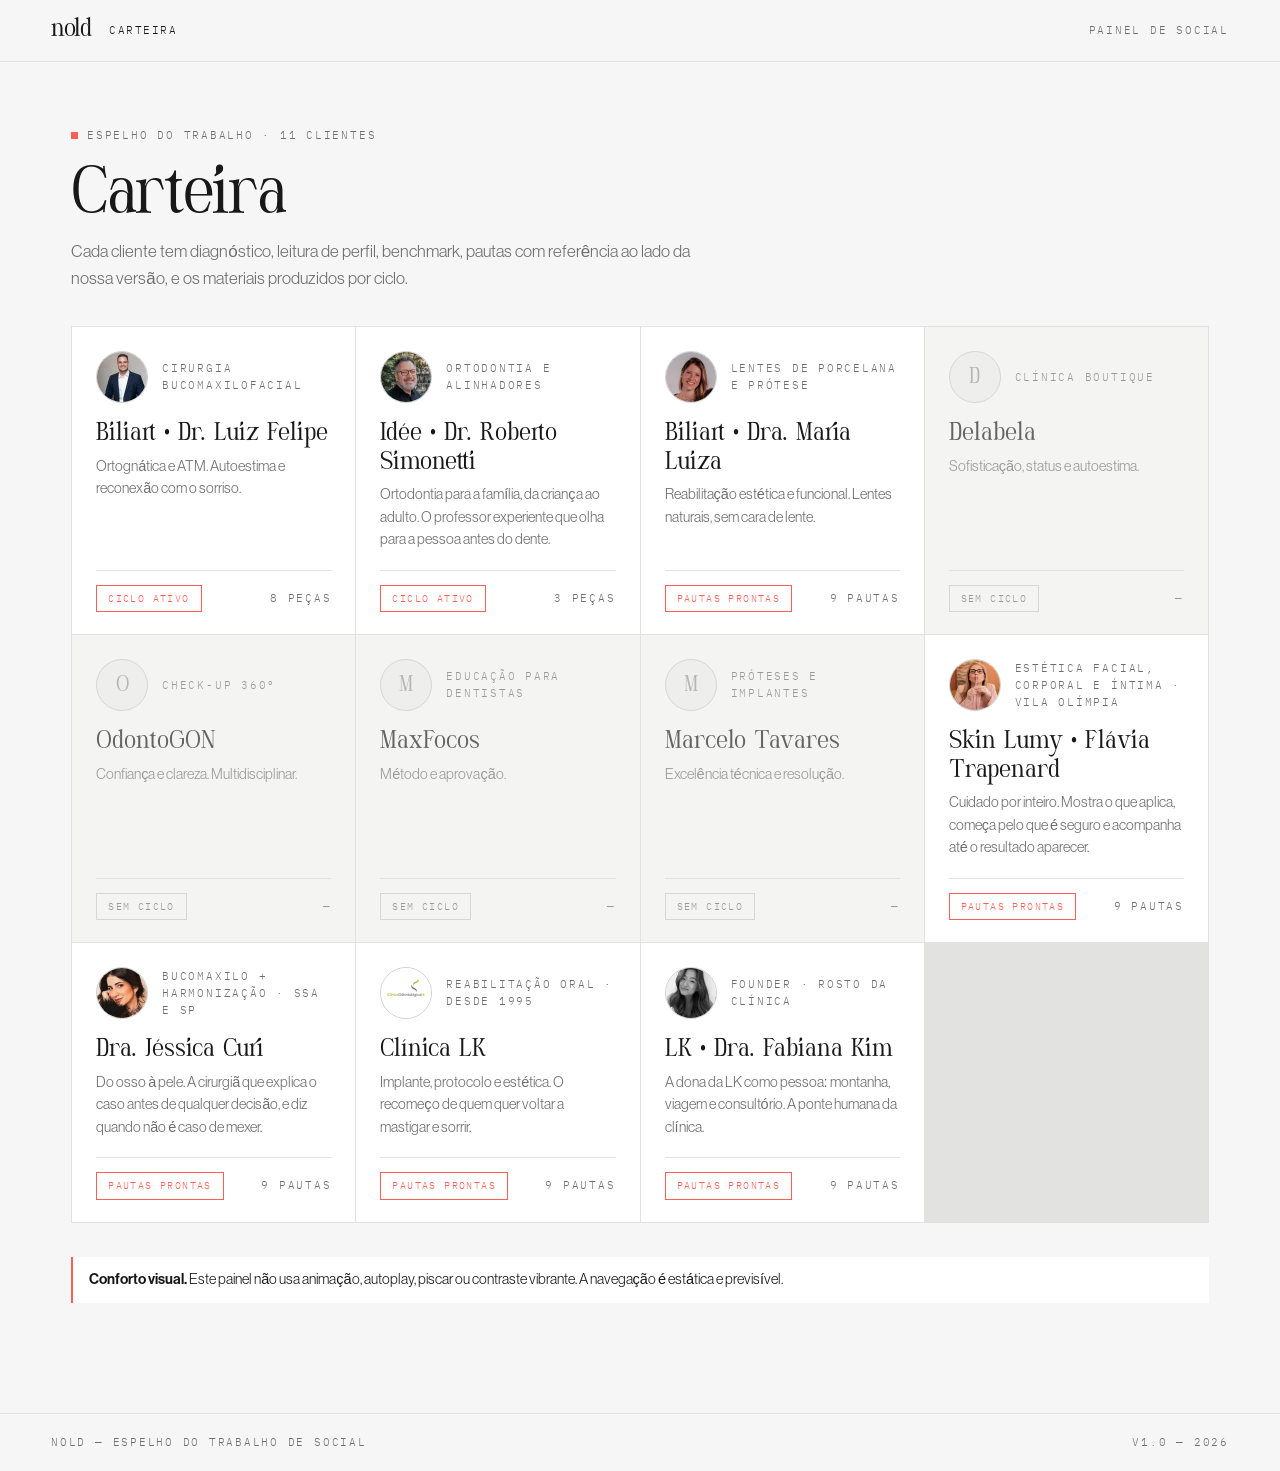
<file: index.html>
<!doctype html>
<html lang="pt-BR">
<head>
<meta charset="utf-8">
<meta name="viewport" content="width=device-width,initial-scale=1">
<title>Painel Nold · Social</title>
<meta name="description" content="Espelho visual do trabalho de social media da Nold. Diagnóstico, benchmark, pautas e materiais por cliente.">
<meta name="theme-color" content="#F6F6F6">
<link rel="stylesheet" href="styles.css">
</head>
<body>

<header class="top">
  <a class="logo" href="#/">nold</a>
  <nav class="crumbs" id="crumbs"></nav>
  <span class="mono">painel de social</span>
</header>

<main id="app"></main>

<footer class="foot">
  <span class="mono">Nold — espelho do trabalho de social</span>
  <span class="mono" id="ver">v1.0 — 2026</span>
</footer>

<script src="data.js"></script>
<script src="app.js"></script>
</body>
</html>
</file>
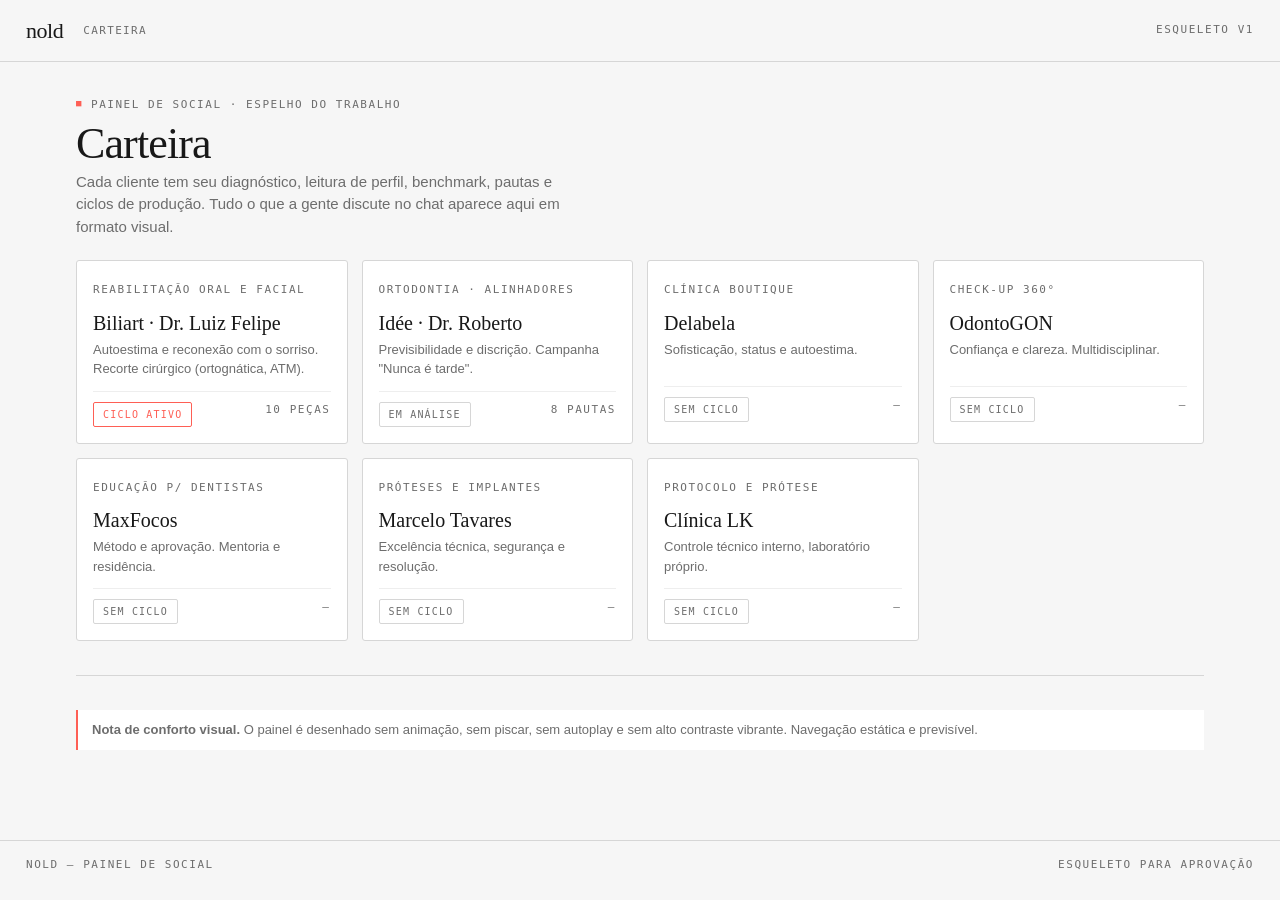
<file: wireframe.html>
<!doctype html>
<html lang="pt-BR">
<head>
<meta charset="utf-8">
<meta name="viewport" content="width=device-width,initial-scale=1">
<title>Painel Nold · Esqueleto</title>
<style>
  :root{
    --green:#163227; --off:#F6F6F6; --coral:#FE5F55; --ink:#181818;
    --gray:#6D6D6D; --line:#D6D6D6; --wire:#B9B9B9; --card:#FFFFFF;
  }
  *{box-sizing:border-box}
  html,body{margin:0;padding:0}
  body{
    background:var(--off); color:var(--ink);
    font-family:ui-sans-serif,-apple-system,"Helvetica Neue",Arial,sans-serif;
    font-size:15px; line-height:1.5;
  }
  /* sem animações bruscas — conforto visual */
  *{animation:none!important}
  a{color:inherit}
  .mono{font-family:ui-monospace,"IBM Plex Mono","SF Mono",Menlo,monospace;
        font-size:11px; letter-spacing:.14em; text-transform:uppercase; color:var(--gray)}
  .mark::before{content:"■"; color:var(--coral); margin-right:8px; font-size:9px; vertical-align:2px}
  .serif{font-family:"Playfair Display",Georgia,"Times New Roman",serif; font-weight:600; letter-spacing:-.01em}

  /* ===== CHROME ===== */
  header.top{
    position:sticky; top:0; z-index:20; background:var(--off);
    border-bottom:1px solid var(--line); padding:14px 26px;
    display:flex; align-items:center; gap:20px;
  }
  .logo{font-family:Georgia,serif; font-size:22px; letter-spacing:-.02em}
  .crumb{display:flex; gap:8px; align-items:center; flex:1}
  .crumb button{
    background:none; border:none; cursor:pointer; padding:0;
    font-family:ui-monospace,monospace; font-size:11px; letter-spacing:.12em;
    text-transform:uppercase; color:var(--gray);
  }
  .crumb button:hover{color:var(--ink)}
  .crumb .sep{color:var(--wire); font-size:11px}

  .wrap{max-width:1180px; margin:0 auto; padding:30px 26px 90px}

  /* ===== WIREFRAME PRIMITIVES ===== */
  .box{border:1px dashed var(--wire); background:#fff; border-radius:3px; padding:14px}
  .ph{ /* placeholder de imagem */
    border:1px dashed var(--wire); background:
      repeating-linear-gradient(45deg,#fafafa,#fafafa 9px,#f2f2f2 9px,#f2f2f2 18px);
    display:flex; align-items:center; justify-content:center; text-align:center;
    color:var(--gray); border-radius:3px; padding:8px;
  }
  .note{
    border-left:2px solid var(--coral); background:#fff; padding:10px 14px;
    color:var(--gray); font-size:13px;
  }
  h1.big{font-family:Georgia,serif; font-weight:400; font-size:44px; line-height:1.05;
         letter-spacing:-.02em; margin:6px 0 4px}
  h2.sec{font-family:Georgia,serif; font-weight:400; font-size:26px; margin:0 0 2px}
  .lead{color:var(--gray); max-width:62ch; margin:0 0 22px}
  .row{display:flex; gap:10px; flex-wrap:wrap}
  .tag{font-family:ui-monospace,monospace; font-size:10px; letter-spacing:.12em;
       text-transform:uppercase; border:1px solid var(--line); padding:4px 9px; border-radius:2px; color:var(--gray)}
  .tag.on{border-color:var(--coral); color:var(--coral)}
  .tag.fill{background:var(--green); color:#fff; border-color:var(--green)}
  hr.rule{border:none; border-top:1px solid var(--line); margin:34px 0}

  /* ===== HOME ===== */
  .grid-clients{display:grid; grid-template-columns:repeat(auto-fill,minmax(258px,1fr)); gap:14px}
  .client-card{border:1px solid var(--line); background:#fff; padding:16px; cursor:pointer; border-radius:3px}
  .client-card:hover{border-color:var(--ink)}
  .client-card .nm{font-family:Georgia,serif; font-size:20px; margin:8px 0 2px}
  .client-card .terr{color:var(--gray); font-size:13px; min-height:34px}
  .client-card .meta{display:flex; justify-content:space-between; margin-top:12px;
                     padding-top:10px; border-top:1px solid #eee}

  /* ===== CLIENT PAGE ===== */
  .client-layout{display:grid; grid-template-columns:198px 1fr; gap:34px; align-items:start}
  nav.side{position:sticky; top:74px}
  nav.side a{display:block; padding:7px 0; border-bottom:1px solid #ececec;
             font-family:ui-monospace,monospace; font-size:11px; letter-spacing:.1em;
             text-transform:uppercase; color:var(--gray); text-decoration:none; cursor:pointer}
  nav.side a:hover{color:var(--ink)}
  nav.side a.act{color:var(--coral)}
  section.blk{margin-bottom:42px; scroll-margin-top:80px}
  .sec-head{display:flex; align-items:baseline; gap:12px; margin-bottom:14px}
  .sec-num{font-family:Georgia,serif; font-size:30px; color:var(--wire)}

  .two{display:grid; grid-template-columns:1fr 1fr; gap:12px}
  .three{display:grid; grid-template-columns:repeat(3,1fr); gap:12px}
  .four{display:grid; grid-template-columns:repeat(4,1fr); gap:10px}
  dl.facts{margin:0; display:grid; grid-template-columns:118px 1fr; gap:8px 14px}
  dl.facts dt{font-family:ui-monospace,monospace; font-size:10px; letter-spacing:.1em;
              text-transform:uppercase; color:var(--gray); padding-top:3px}
  dl.facts dd{margin:0}

  /* ===== PAUTA CARD (o coração) ===== */
  .pauta{border:1px solid var(--line); background:#fff; margin-bottom:14px; border-radius:3px}
  .pauta-h{padding:13px 16px; border-bottom:1px dashed var(--wire);
           display:flex; align-items:center; gap:12px; flex-wrap:wrap}
  .pauta-h .t{font-family:Georgia,serif; font-size:18px; flex:1; min-width:220px}
  .pauta-b{display:grid; grid-template-columns:1fr 1fr}
  .side-ref{padding:16px; border-right:1px dashed var(--wire); background:#fcfcfc}
  .side-ours{padding:16px}
  .side-lab{margin-bottom:10px}
  .ph-post{height:132px; margin-bottom:10px}
  .link{font-family:ui-monospace,monospace; font-size:11px; letter-spacing:.06em;
        color:var(--coral); text-decoration:none; display:inline-block; margin-top:8px}

  /* ===== CICLO / PEÇA ===== */
  .pieces{display:grid; grid-template-columns:repeat(auto-fill,minmax(190px,1fr)); gap:14px}
  .piece{border:1px solid var(--line); background:#fff; cursor:pointer; border-radius:3px; overflow:hidden}
  .piece:hover{border-color:var(--ink)}
  .piece .ph{height:172px; border:none; border-bottom:1px dashed var(--wire)}
  .piece .cap{padding:10px 12px}
  .slides{display:grid; grid-template-columns:repeat(auto-fill,minmax(128px,1fr)); gap:10px}
  .slides .ph{height:170px}
  pre.copy{background:#fff; border:1px dashed var(--wire); padding:14px; white-space:pre-wrap;
           font-family:ui-monospace,monospace; font-size:12px; line-height:1.65; color:#333; border-radius:3px}

  .screen{display:none}
  .screen.on{display:block}
  footer.bot{border-top:1px solid var(--line); padding:16px 26px; display:flex;
             justify-content:space-between; background:var(--off)}
  @media(max-width:860px){
    .client-layout{grid-template-columns:1fr}
    nav.side{position:static; display:flex; gap:14px; overflow-x:auto; padding-bottom:8px}
    nav.side a{border:none; white-space:nowrap}
    .pauta-b,.two,.three{grid-template-columns:1fr}
    .side-ref{border-right:none; border-bottom:1px dashed var(--wire)}
  }
</style>
</head>
<body>

<header class="top">
  <div class="logo">nold</div>
  <div class="crumb">
    <button onclick="go('home')">Carteira</button>
    <span class="sep" id="c1" hidden>/</span>
    <button id="c2" hidden onclick="go('client')">Biliart</button>
    <span class="sep" id="c3" hidden>/</span>
    <button id="c4" hidden onclick="go('cycle')">Ciclo Ago 2026</button>
    <span class="sep" id="c5" hidden>/</span>
    <button id="c6" hidden>Peça</button>
  </div>
  <span class="mono">esqueleto v1</span>
</header>

<!-- ================= HOME ================= -->
<div class="screen on" id="s-home">
  <div class="wrap">
    <span class="mono mark">Painel de social · espelho do trabalho</span>
    <h1 class="big">Carteira</h1>
    <p class="lead">Cada cliente tem seu diagnóstico, leitura de perfil, benchmark, pautas e ciclos de produção. Tudo o que a gente discute no chat aparece aqui em formato visual.</p>

    <div class="grid-clients">
      <div class="client-card" onclick="go('client')">
        <span class="mono">Reabilitação oral e facial</span>
        <div class="nm">Biliart · Dr. Luiz Felipe</div>
        <div class="terr">Autoestima e reconexão com o sorriso. Recorte cirúrgico (ortognática, ATM).</div>
        <div class="meta"><span class="tag on">ciclo ativo</span><span class="mono">10 peças</span></div>
      </div>
      <div class="client-card" onclick="go('client')">
        <span class="mono">Ortodontia · alinhadores</span>
        <div class="nm">Idée · Dr. Roberto</div>
        <div class="terr">Previsibilidade e discrição. Campanha "Nunca é tarde".</div>
        <div class="meta"><span class="tag">em análise</span><span class="mono">8 pautas</span></div>
      </div>
      <div class="client-card">
        <span class="mono">Clínica boutique</span>
        <div class="nm">Delabela</div>
        <div class="terr">Sofisticação, status e autoestima.</div>
        <div class="meta"><span class="tag">sem ciclo</span><span class="mono">—</span></div>
      </div>
      <div class="client-card">
        <span class="mono">Check-up 360°</span>
        <div class="nm">OdontoGON</div>
        <div class="terr">Confiança e clareza. Multidisciplinar.</div>
        <div class="meta"><span class="tag">sem ciclo</span><span class="mono">—</span></div>
      </div>
      <div class="client-card">
        <span class="mono">Educação p/ dentistas</span>
        <div class="nm">MaxFocos</div>
        <div class="terr">Método e aprovação. Mentoria e residência.</div>
        <div class="meta"><span class="tag">sem ciclo</span><span class="mono">—</span></div>
      </div>
      <div class="client-card">
        <span class="mono">Próteses e implantes</span>
        <div class="nm">Marcelo Tavares</div>
        <div class="terr">Excelência técnica, segurança e resolução.</div>
        <div class="meta"><span class="tag">sem ciclo</span><span class="mono">—</span></div>
      </div>
      <div class="client-card">
        <span class="mono">Protocolo e prótese</span>
        <div class="nm">Clínica LK</div>
        <div class="terr">Controle técnico interno, laboratório próprio.</div>
        <div class="meta"><span class="tag">sem ciclo</span><span class="mono">—</span></div>
      </div>
    </div>

    <hr class="rule">
    <div class="note"><strong>Nota de conforto visual.</strong> O painel é desenhado sem animação, sem piscar, sem autoplay e sem alto contraste vibrante. Navegação estática e previsível.</div>
  </div>
</div>

<!-- ================= CLIENTE ================= -->
<div class="screen" id="s-client">
  <div class="wrap">
    <span class="mono mark">Cliente</span>
    <h1 class="big">Biliart · Dr. Luiz Felipe</h1>
    <p class="lead">Tudo que define como a gente fala por esse cliente, em sete blocos.</p>

    <div class="client-layout">
      <nav class="side">
        <a class="act" onclick="jump('b1')">01 Diagnóstico</a>
        <a onclick="jump('b2')">02 Identidade</a>
        <a onclick="jump('b3')">03 Leitura de perfil</a>
        <a onclick="jump('b4')">04 Campanha ativa</a>
        <a onclick="jump('b5')">05 Benchmark</a>
        <a onclick="jump('b6')">06 Pautas</a>
        <a onclick="jump('b7')">07 Ciclos e peças</a>
      </nav>

      <div>
        <!-- 01 -->
        <section class="blk" id="b1">
          <div class="sec-head"><span class="sec-num">01</span><h2 class="sec">Diagnóstico</h2></div>
          <div class="box">
            <dl class="facts">
              <dt>Quem é</dt><dd>Cirurgião bucomaxilofacial. Ortognática, ATM, implantes.</dd>
              <dt>Pra quem fala</dt><dd>Adulto que já sabe que precisa, mas trava por medo.</dd>
              <dt>Território</dt><dd>Reconstrução de confiança. Ciência com sensibilidade.</dd>
              <dt>Tom de voz</dt><dd>Calmo, seguro, elegante, explicativo.</dd>
              <dt>Não pode</dt><dd>Promessa de resultado · antes/depois sem autorização · medo como gatilho.</dd>
            </dl>
          </div>
        </section>

        <!-- 02 -->
        <section class="blk" id="b2">
          <div class="sec-head"><span class="sec-num">02</span><h2 class="sec">Identidade</h2></div>
          <div class="two">
            <div class="box">
              <span class="mono">Paleta</span>
              <div class="four" style="margin-top:10px">
                <div class="ph" style="height:54px">#52151C</div>
                <div class="ph" style="height:54px">#D1C1B2</div>
                <div class="ph" style="height:54px">#8E6A5E</div>
                <div class="ph" style="height:54px">#191915</div>
              </div>
            </div>
            <div class="box">
              <span class="mono">Tipografia e logo</span>
              <div class="two" style="margin-top:10px">
                <div class="ph" style="height:54px">Playfair · títulos</div>
                <div class="ph" style="height:54px">Geist · texto</div>
              </div>
              <div class="ph" style="height:46px; margin-top:10px">[ logo biliart + selo b. ]</div>
            </div>
          </div>
        </section>

        <!-- 03 -->
        <section class="blk" id="b3">
          <div class="sec-head"><span class="sec-num">03</span><h2 class="sec">Leitura de perfil</h2></div>
          <p class="lead" style="margin-bottom:12px">Como a conta se comunica hoje, o que ela tem de acervo e o que falta produzir.</p>
          <div class="two">
            <div class="box">
              <span class="mono">Grid atual (@drlfmartinho)</span>
              <div class="three" style="margin-top:10px">
                <div class="ph" style="height:74px">post</div><div class="ph" style="height:74px">post</div><div class="ph" style="height:74px">post</div>
                <div class="ph" style="height:74px">post</div><div class="ph" style="height:74px">post</div><div class="ph" style="height:74px">post</div>
              </div>
              <div class="note" style="margin-top:10px">Leitura: b-roll cirúrgico escuro, estáticos tipográficos, talking head. Coerente, mas ATM e apneia subexplorados.</div>
            </div>
            <div class="box">
              <span class="mono">Diagnóstico visual</span>
              <dl class="facts" style="margin-top:10px">
                <dt>Atmosfera</dt><dd>Escura, cinematográfica, clínica premium.</dd>
                <dt>Foto de perfil</dt><dd>Retrato formal. Serve.</dd>
                <dt>Acervo que temos</dt><dd>1 retrato de estúdio · b-roll cirúrgico.</dd>
                <dt>Falta produzir</dt><dd>Ensaio em consultório · foto de mãos/detalhe · vídeo talking head novo.</dd>
                <dt>Tipos de conteúdo</dt><dd>Educativo · prova · bastidor · conversão.</dd>
              </dl>
            </div>
          </div>
        </section>

        <!-- 04 -->
        <section class="blk" id="b4">
          <div class="sec-head"><span class="sec-num">04</span><h2 class="sec">Campanha ativa</h2></div>
          <div class="box">
            <div class="row" style="margin-bottom:10px"><span class="tag fill">Nunca é tarde / O perfil que você procura</span><span class="tag">2 eixos</span></div>
            <dl class="facts">
              <dt>Mote</dt><dd>"O perfil que você procura na foto. Construído aqui."</dd>
              <dt>Eixos</dt><dd>Estético (comportamento como sintoma) · Funcional (ATM, apneia, dor)</dd>
              <dt>Deck</dt><dd><a class="link" href="#">→ abrir apresentação</a></dd>
            </dl>
          </div>
        </section>

        <!-- 05 -->
        <section class="blk" id="b5">
          <div class="sec-head"><span class="sec-num">05</span><h2 class="sec">Benchmark</h2></div>
          <div class="three">
            <div class="box">
              <div class="ph" style="height:70px">[ print do perfil ]</div>
              <div style="margin-top:10px"><strong>@cirurgia.ortognatica</strong></div>
              <span class="mono">10,1k · nacional</span>
              <p style="font-size:13px;color:var(--gray);margin:8px 0 0">Antes/depois de perfil, depoimento, autoridade por tempo.</p>
              <a class="link" href="#">→ ver perfil</a>
            </div>
            <div class="box">
              <div class="ph" style="height:70px">[ print do perfil ]</div>
              <div style="margin-top:10px"><strong>@instituto_facce</strong></div>
              <span class="mono">4k · regional</span>
              <p style="font-size:13px;color:var(--gray);margin:8px 0 0">Comportamento-sintoma e apneia. O mais perigoso.</p>
              <a class="link" href="#">→ ver perfil</a>
            </div>
            <div class="box">
              <div class="ph" style="height:70px">[ print do perfil ]</div>
              <div style="margin-top:10px"><strong>@institutobucomaxilofacial</strong></div>
              <span class="mono">6,5k · contraexemplo</span>
              <p style="font-size:13px;color:var(--gray);margin:8px 0 0">100% antes/depois. Serve pra mostrar o que não fazer.</p>
              <a class="link" href="#">→ ver perfil</a>
            </div>
          </div>
        </section>

        <!-- 06 -->
        <section class="blk" id="b6">
          <div class="sec-head"><span class="sec-num">06</span><h2 class="sec">Pautas</h2></div>
          <p class="lead" style="margin-bottom:14px">De um lado a referência que funcionou lá fora. Do outro, a versão do nosso jeito.</p>

          <div class="pauta">
            <div class="pauta-h">
              <span class="mono">Pauta 01</span>
              <span class="t">O estalo e o travamento da mandíbula</span>
              <span class="tag on">audiência</span><span class="tag">carrossel</span>
            </div>
            <div class="pauta-b">
              <div class="side-ref">
                <span class="mono side-lab">◇ Referência que funciona</span>
                <div class="ph ph-post">[ thumb do post original ]</div>
                <dl class="facts">
                  <dt>Perfil</dt><dd>@drthiagobucomaxilo</dd>
                  <dt>Sinal</dt><dd>ATM com CTA direto, formato "1 sinal por slide"</dd>
                  <dt>Por que vai</dt><dd>Dúvida real, alta taxa de salvamento</dd>
                </dl>
                <a class="link" href="#">→ assistir o post original</a>
              </div>
              <div class="side-ours">
                <span class="mono side-lab">◆ Versão Biliart</span>
                <div class="ph ph-post">[ nossa arte / capa ]</div>
                <dl class="facts">
                  <dt>Ângulo</dt><dd>Nomear o sintoma que a pessoa normalizou</dd>
                  <dt>Hook</dt><dd>"Sua mandíbula faz barulho e você já nem repara mais."</dd>
                  <dt>CTA</dt><dd>Seguir</dd>
                </dl>
                <a class="link" href="#">→ abrir peça produzida</a>
              </div>
            </div>
          </div>

          <div class="pauta">
            <div class="pauta-h">
              <span class="mono">Pauta 07</span>
              <span class="t">Checklist de ATM</span>
              <span class="tag fill">conversão</span><span class="tag">carrossel</span>
            </div>
            <div class="pauta-b">
              <div class="side-ref">
                <span class="mono side-lab">◇ Referência que funciona</span>
                <div class="ph ph-post">[ thumb do post original ]</div>
                <a class="link" href="#">→ assistir o post original</a>
              </div>
              <div class="side-ours">
                <span class="mono side-lab">◆ Versão Biliart</span>
                <div class="ph ph-post">[ nossa arte / capa ]</div>
                <a class="link" href="#">→ abrir peça produzida</a>
              </div>
            </div>
          </div>
        </section>

        <!-- 07 -->
        <section class="blk" id="b7">
          <div class="sec-head"><span class="sec-num">07</span><h2 class="sec">Ciclos e peças</h2></div>
          <div class="box" onclick="go('cycle')" style="cursor:pointer">
            <div class="row" style="justify-content:space-between">
              <div>
                <span class="mono">Ago 2026</span>
                <div style="font-family:Georgia,serif;font-size:20px;margin-top:4px">Sinais que viram rotina</div>
              </div>
              <div class="row" style="align-items:center">
                <span class="tag">10 peças</span><span class="tag on">70/30</span>
                <a class="link" href="#">→ abrir ciclo</a>
              </div>
            </div>
          </div>
        </section>
      </div>
    </div>
  </div>
</div>

<!-- ================= CICLO ================= -->
<div class="screen" id="s-cycle">
  <div class="wrap">
    <span class="mono mark">Ciclo · Biliart</span>
    <h1 class="big">Sinais que viram rotina</h1>
    <p class="lead">Agosto 2026 · 10 peças · mix 70/30 · sistema visual "Radiografia".</p>
    <div class="row" style="margin-bottom:20px">
      <span class="tag">5 carrosséis</span><span class="tag">2 reels</span><span class="tag">2 estáticos</span><span class="tag on">2 conversão</span>
    </div>
    <div class="pieces">
      <div class="piece" onclick="go('piece')">
        <div class="ph">[ capa 01 ]</div>
        <div class="cap"><span class="mono">Carrossel · 9 slides</span><div>ATM</div></div>
      </div>
      <div class="piece" onclick="go('piece')">
        <div class="ph">[ capa 04 ]</div>
        <div class="cap"><span class="mono">Carrossel · 9 slides</span><div>Apneia e ronco</div></div>
      </div>
      <div class="piece" onclick="go('piece')">
        <div class="ph">[ capa 05 ]</div>
        <div class="cap"><span class="mono">Carrossel · 9 slides</span><div>Comportamentos</div></div>
      </div>
      <div class="piece" onclick="go('piece')">
        <div class="ph">[ capa 06 ]</div>
        <div class="cap"><span class="mono">Carrossel · 9 slides</span><div>Recuperação</div></div>
      </div>
      <div class="piece" onclick="go('piece')">
        <div class="ph">[ capa 07 ]</div>
        <div class="cap"><span class="mono">Carrossel · conversão</span><div>Checklist ATM</div></div>
      </div>
      <div class="piece" onclick="go('piece')">
        <div class="ph">[ roteiro ]</div>
        <div class="cap"><span class="mono">Reel · roteiro</span><div>Indicação do orto</div></div>
      </div>
      <div class="piece" onclick="go('piece')">
        <div class="ph">[ 4:5 e 9:16 ]</div>
        <div class="cap"><span class="mono">Estático · conversão</span><div>Convênios · Mentoplastia</div></div>
      </div>
    </div>
  </div>
</div>

<!-- ================= PEÇA ================= -->
<div class="screen" id="s-piece">
  <div class="wrap">
    <span class="mono mark">Peça · carrossel</span>
    <h1 class="big">ATM</h1>
    <div class="row" style="margin-bottom:22px">
      <span class="tag">educação</span><span class="tag">9 slides · 3:4</span><span class="tag on">CTA seguir</span>
      <a class="link" href="#">→ abrir pasta local</a><a class="link" href="#">→ baixar tudo</a>
    </div>

    <span class="mono mark">Slides</span>
    <div class="slides" style="margin:10px 0 26px">
      <div class="ph">01 capa</div><div class="ph">02</div><div class="ph">03</div><div class="ph">04</div>
      <div class="ph">05</div><div class="ph">06</div><div class="ph">07</div><div class="ph">08</div><div class="ph">09 fecho</div>
    </div>

    <div class="two">
      <div>
        <span class="mono mark">Copy slide a slide</span>
        <pre class="copy" style="margin-top:10px">Slide 1 · Sua mandíbula faz barulho
e você já nem repara mais.

Slide 2 · Isso tem nome: ATM.
...</pre>
      </div>
      <div>
        <span class="mono mark">Legenda pronta</span>
        <pre class="copy" style="margin-top:10px">Tem gente que convive há anos com a
mandíbula estalando e acha que é normal.
...

#ATM #DTM #bruxismo</pre>
        <div class="note" style="margin-top:10px">Compliance: sem promessa de cura. Slide 8 diz que nem todo caso é cirúrgico. CRO na assinatura.</div>
      </div>
    </div>
  </div>
</div>

<footer class="bot">
  <span class="mono">Nold — painel de social</span>
  <span class="mono">esqueleto para aprovação</span>
</footer>

<script>
  function go(s){
    document.querySelectorAll('.screen').forEach(function(e){e.classList.remove('on')});
    document.getElementById('s-'+s).classList.add('on');
    var show={home:[0,0,0],client:[1,0,0],cycle:[1,1,0],piece:[1,1,1]}[s];
    document.getElementById('c1').hidden=!show[0]; document.getElementById('c2').hidden=!show[0];
    document.getElementById('c3').hidden=!show[1]; document.getElementById('c4').hidden=!show[1];
    document.getElementById('c5').hidden=!show[2]; document.getElementById('c6').hidden=!show[2];
    window.scrollTo(0,0);
  }
  function jump(id){
    document.querySelectorAll('nav.side a').forEach(function(a){a.classList.remove('act')});
    event.target.classList.add('act');
    document.getElementById(id).scrollIntoView({block:'start'});
  }
</script>
</body>
</html>
</file>
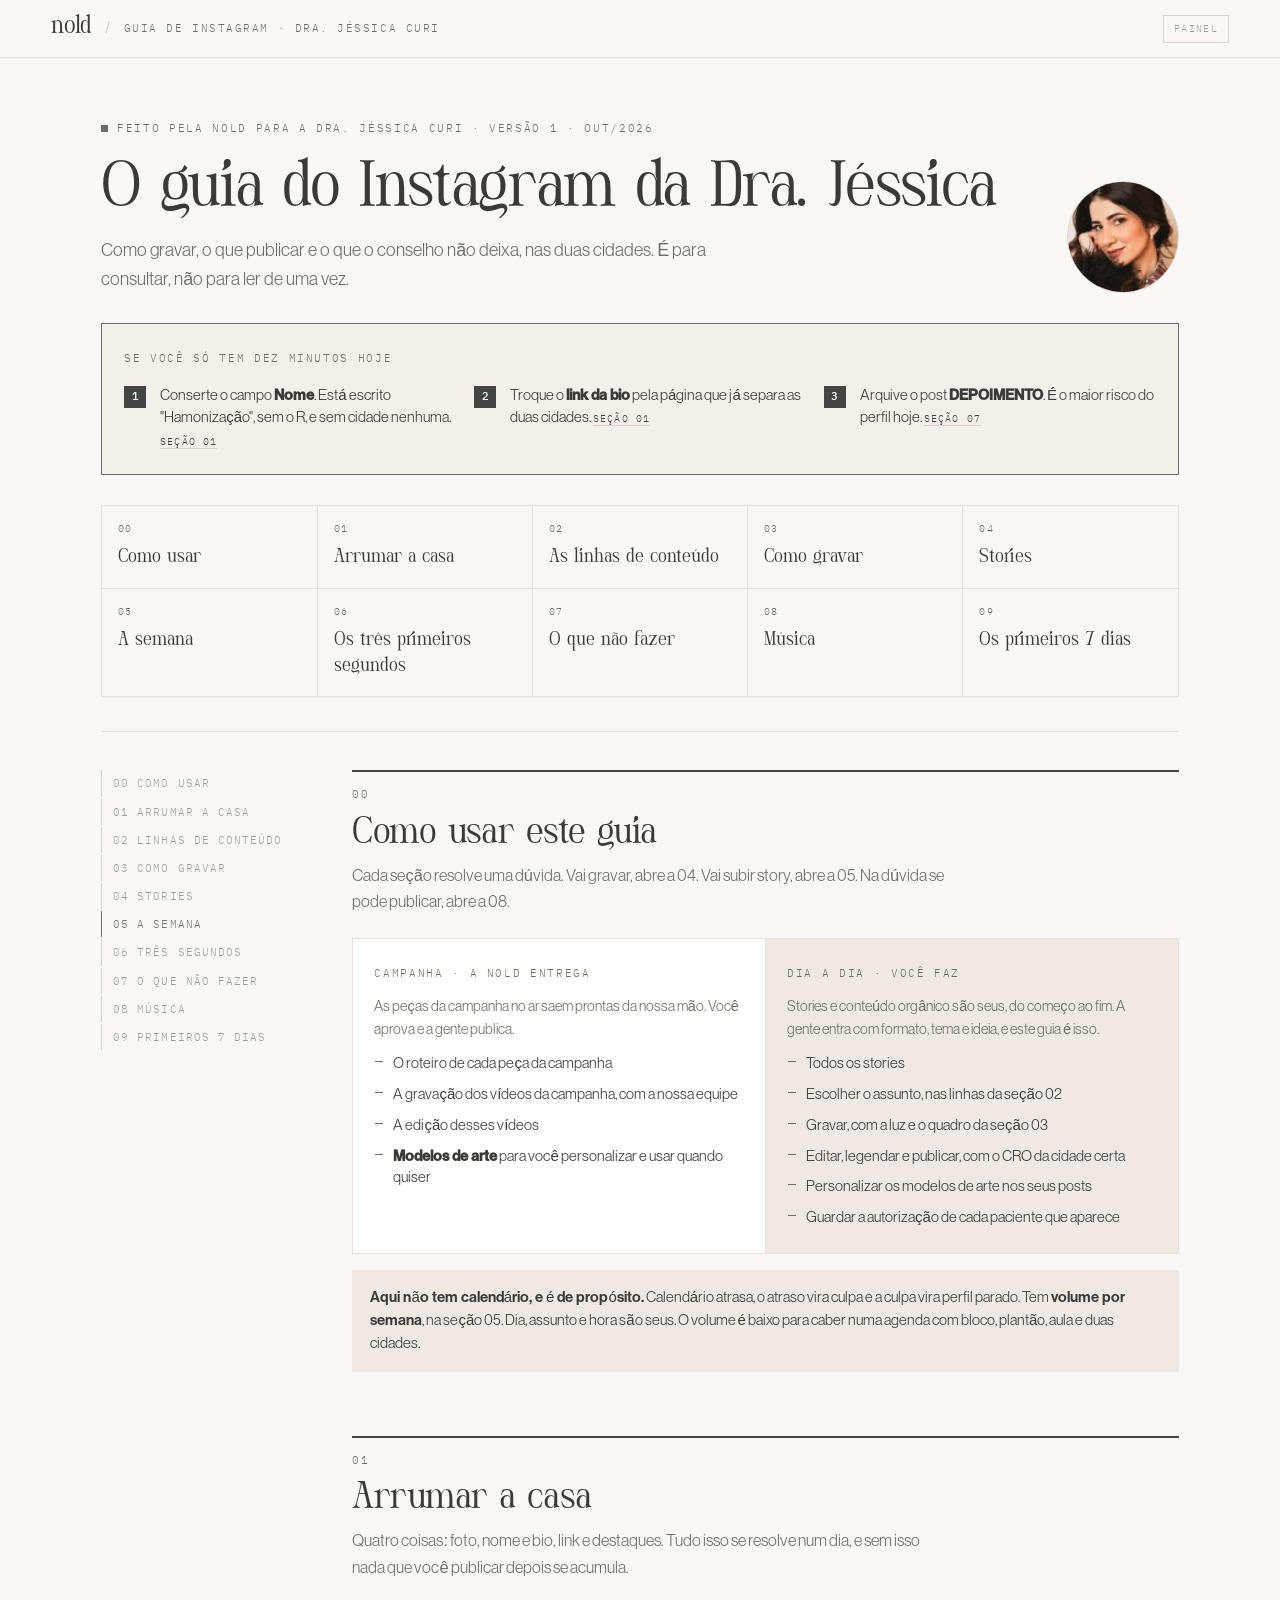
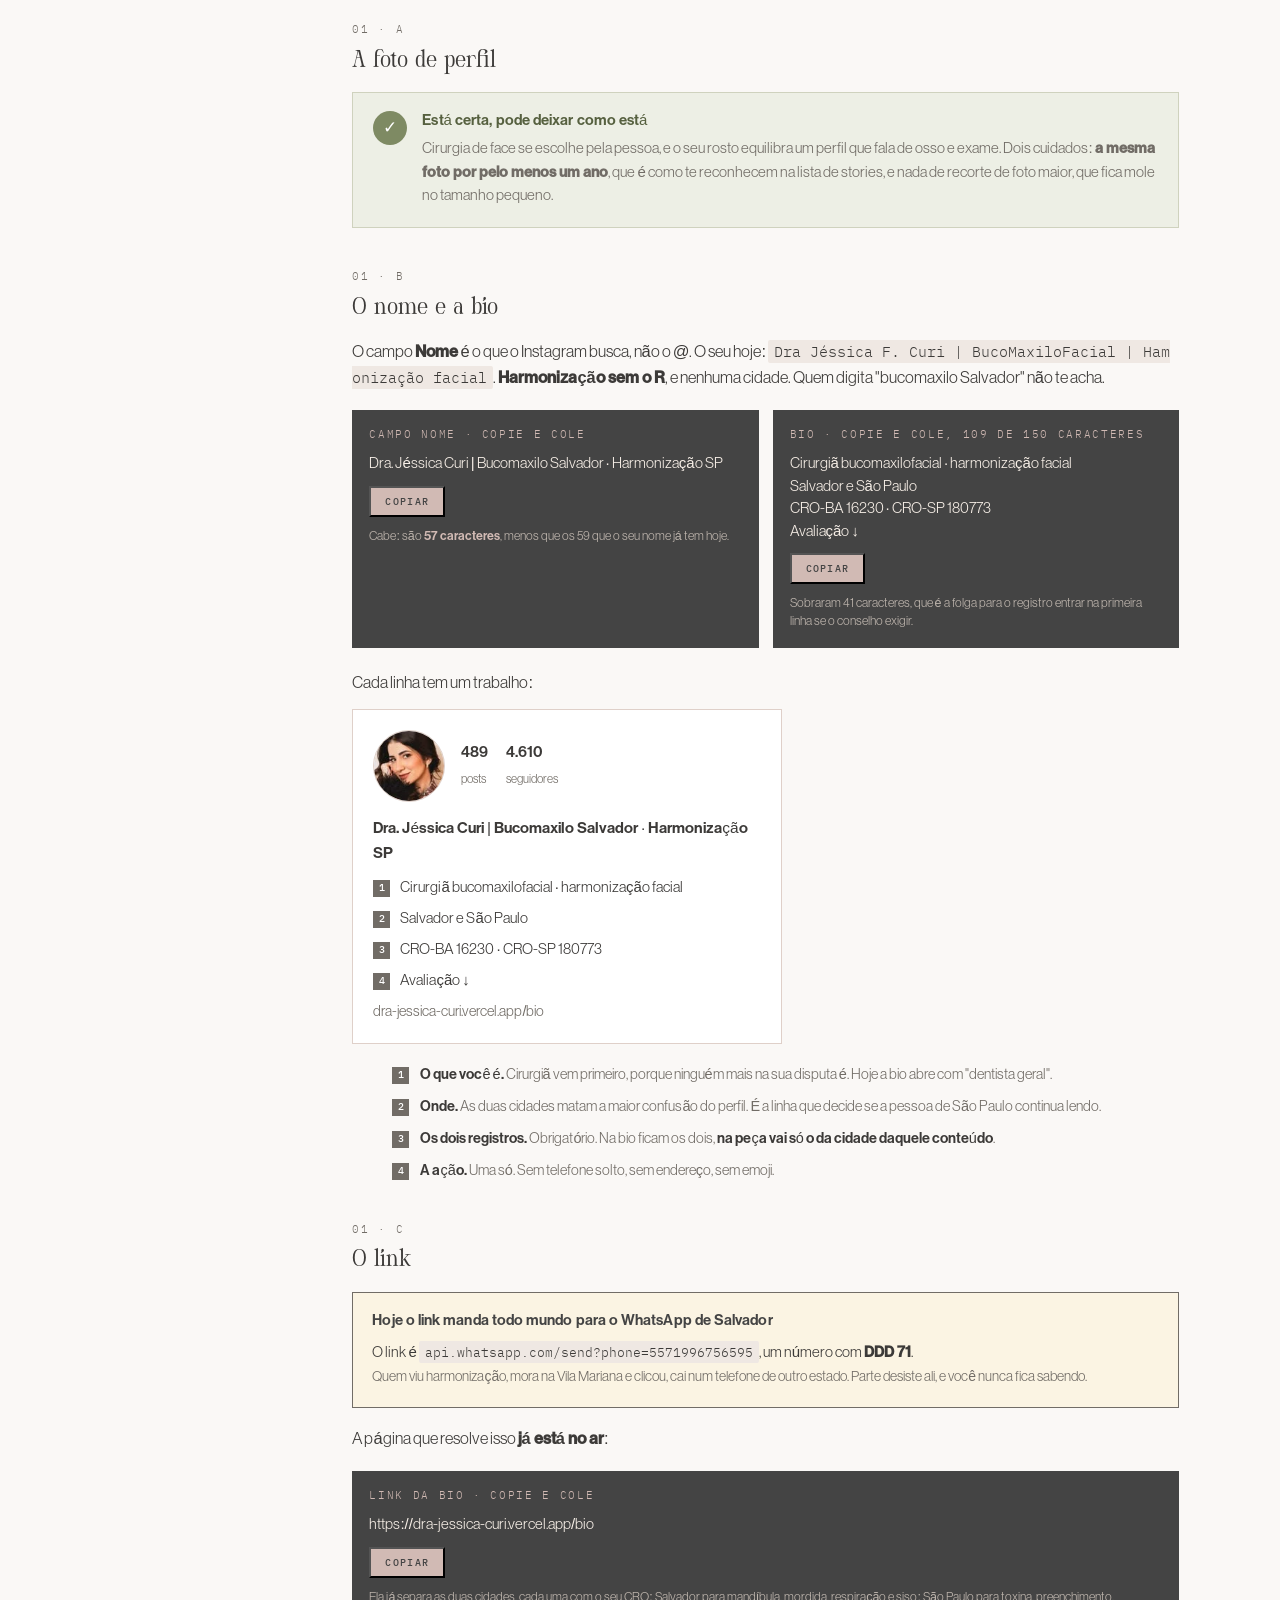
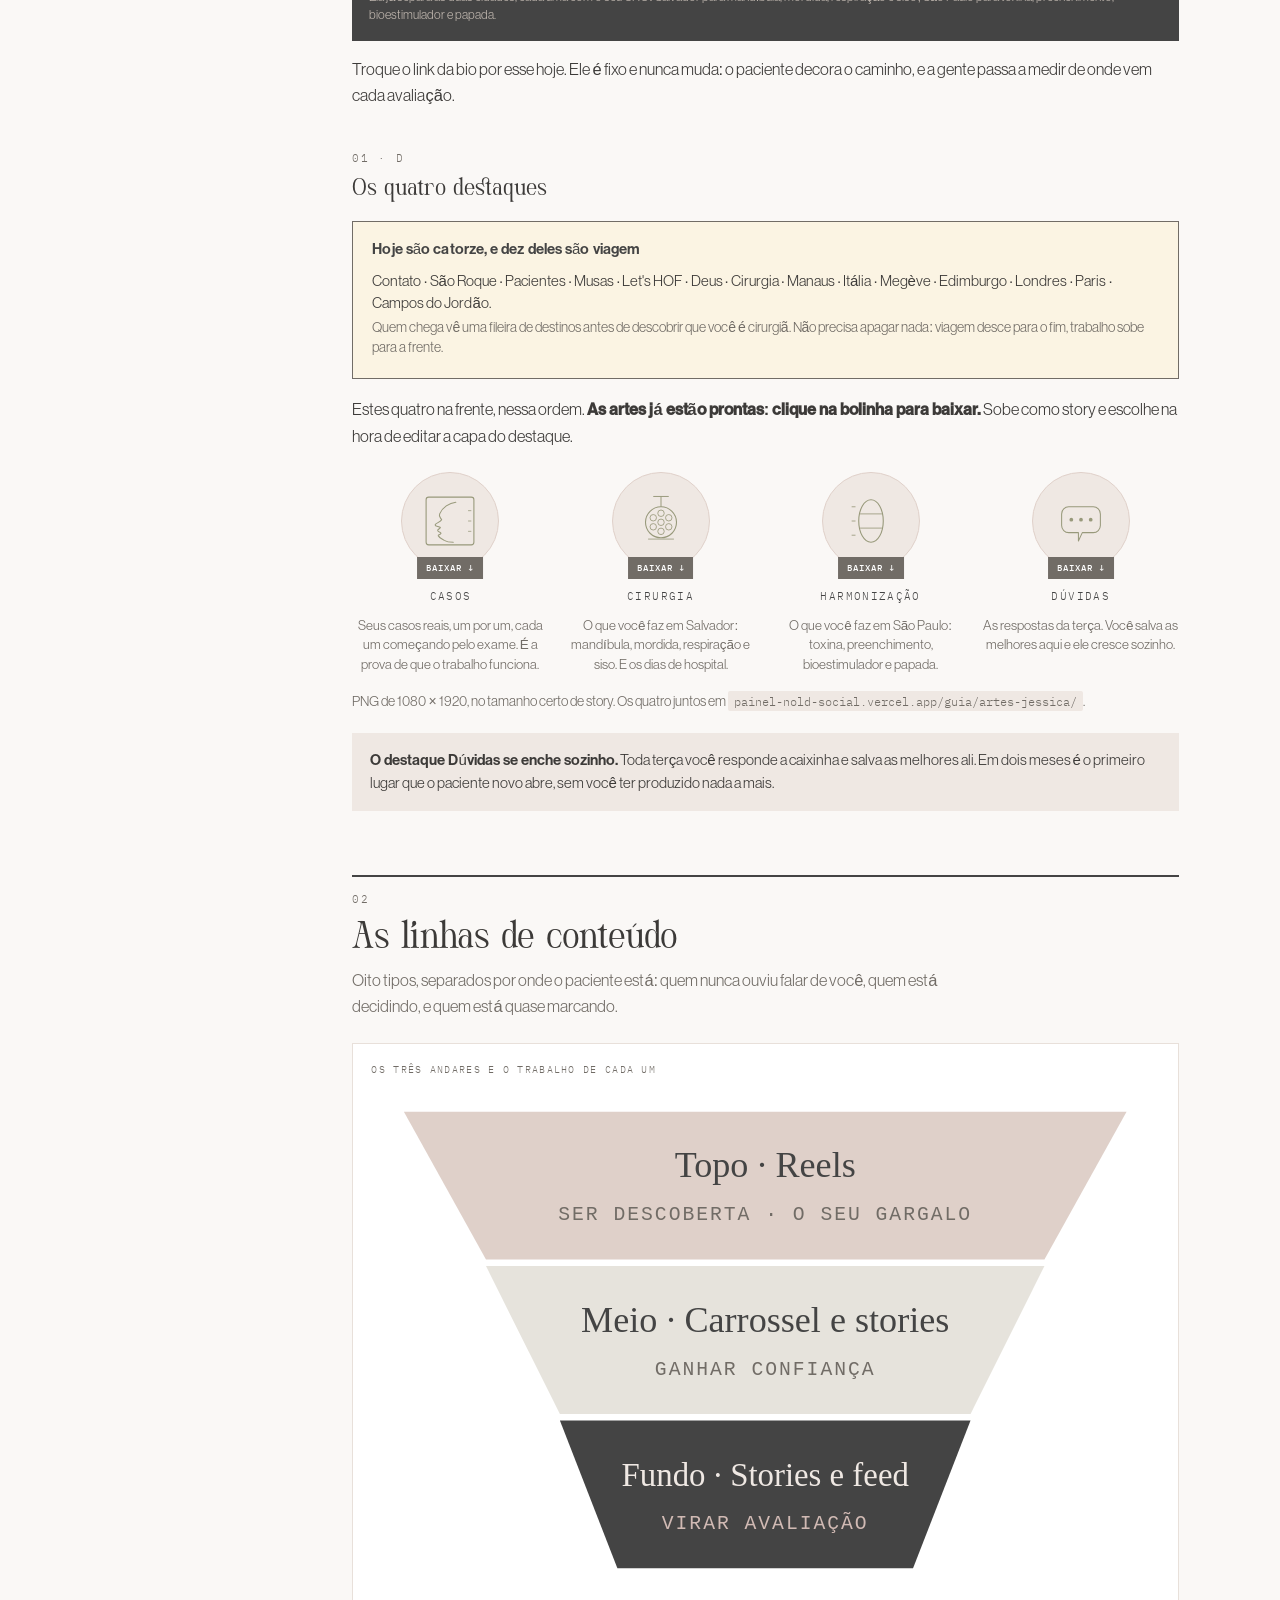
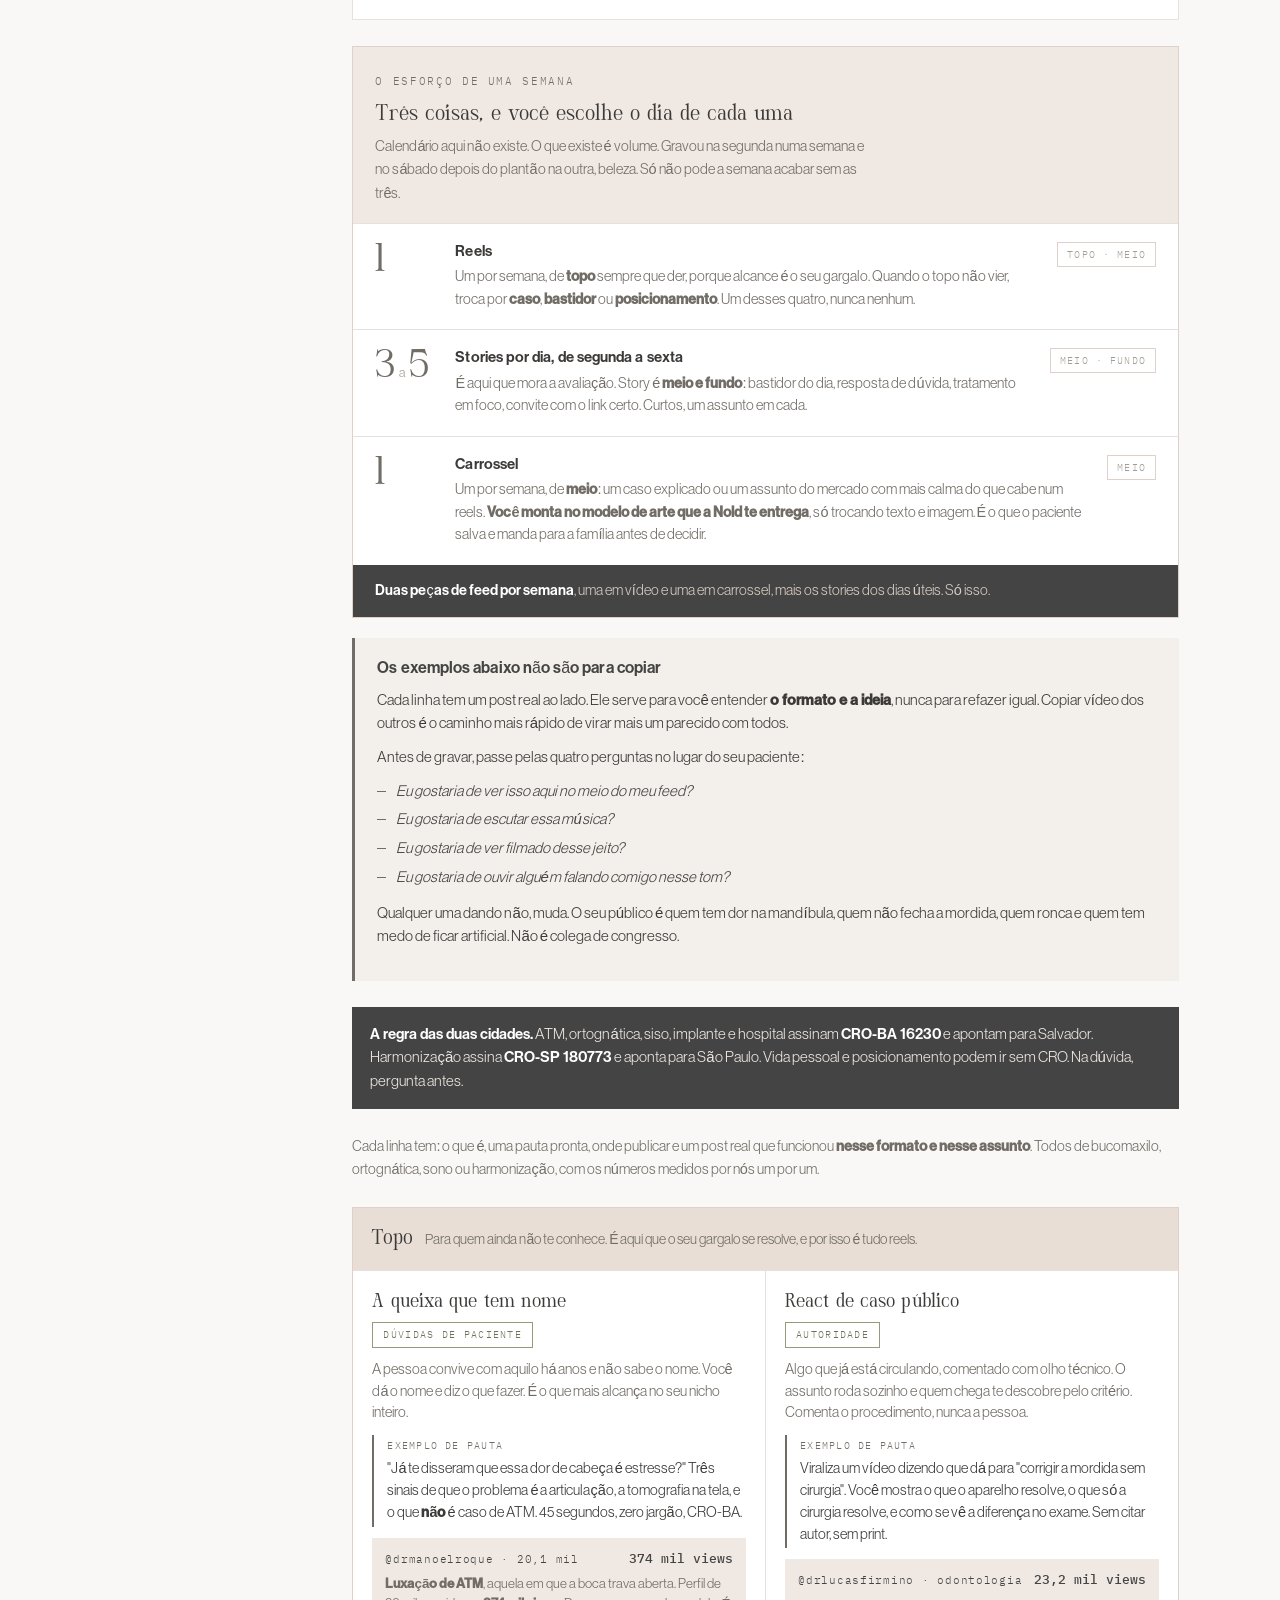
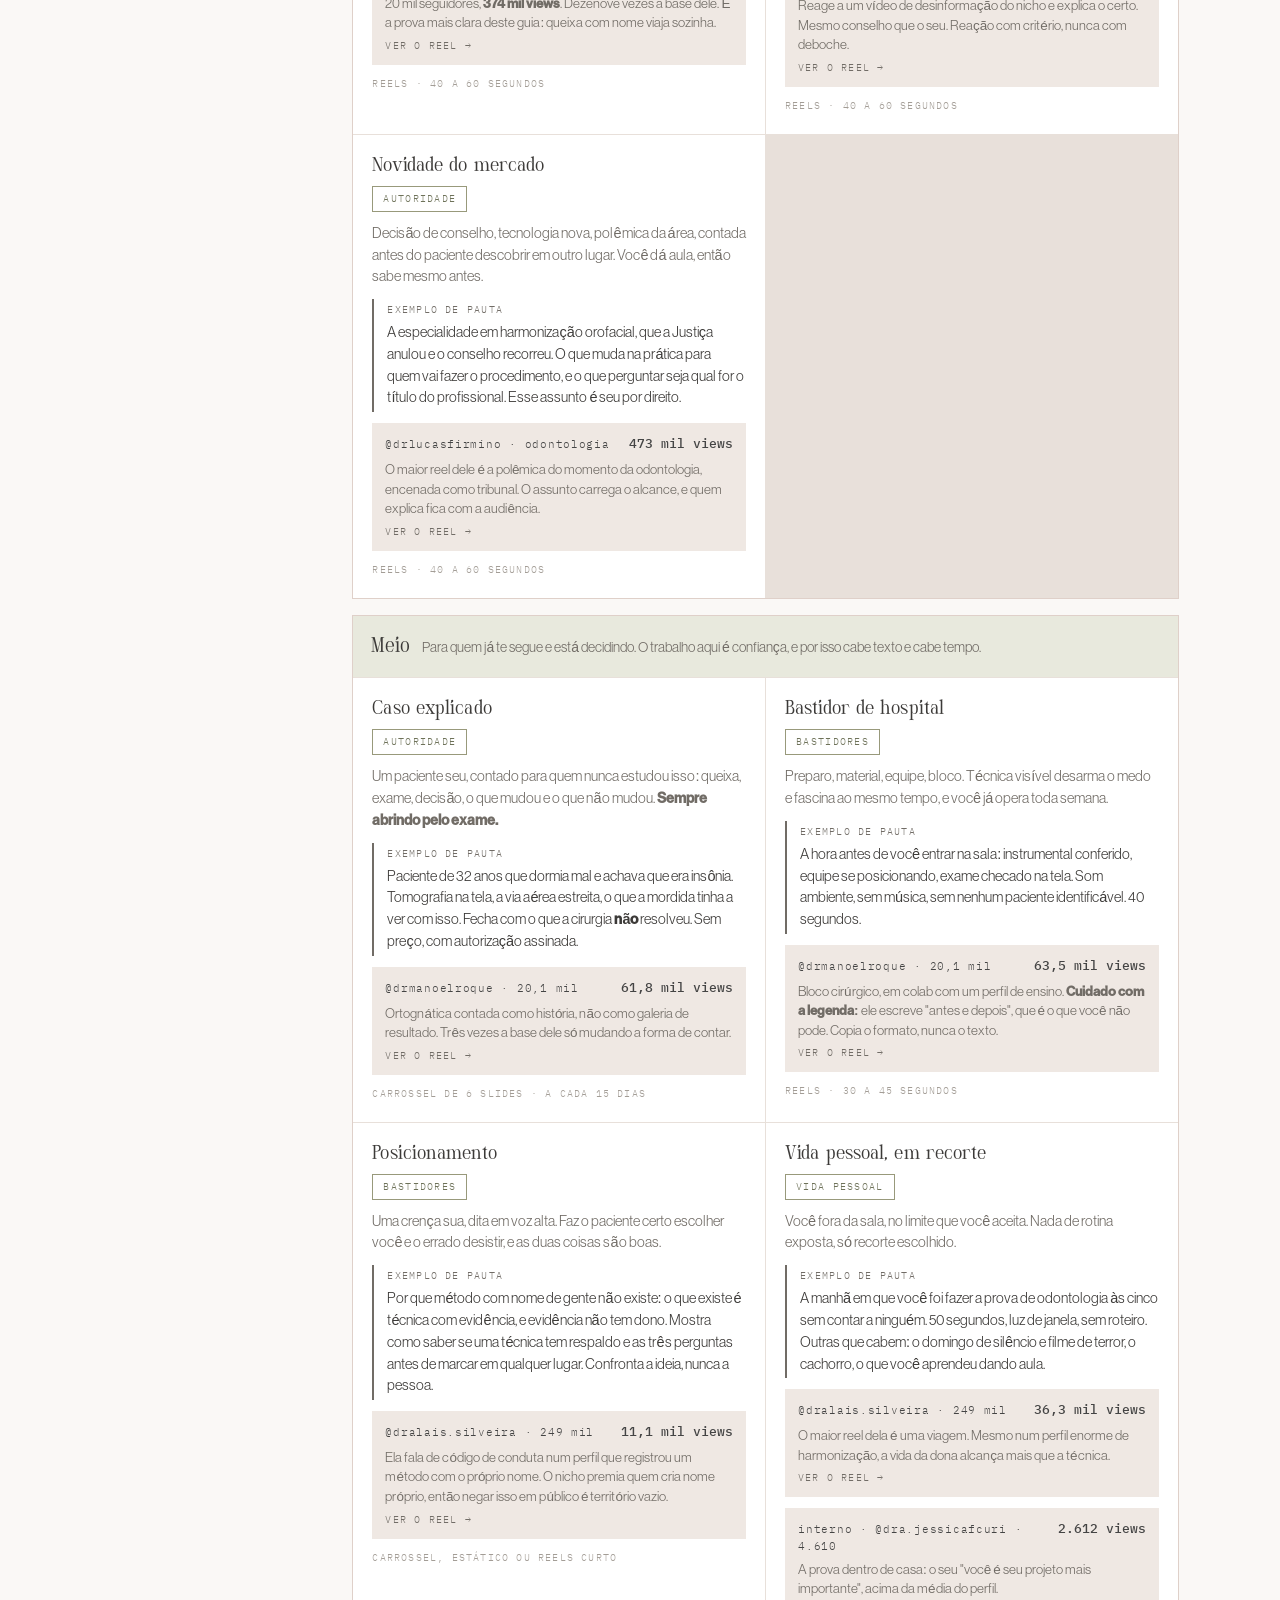
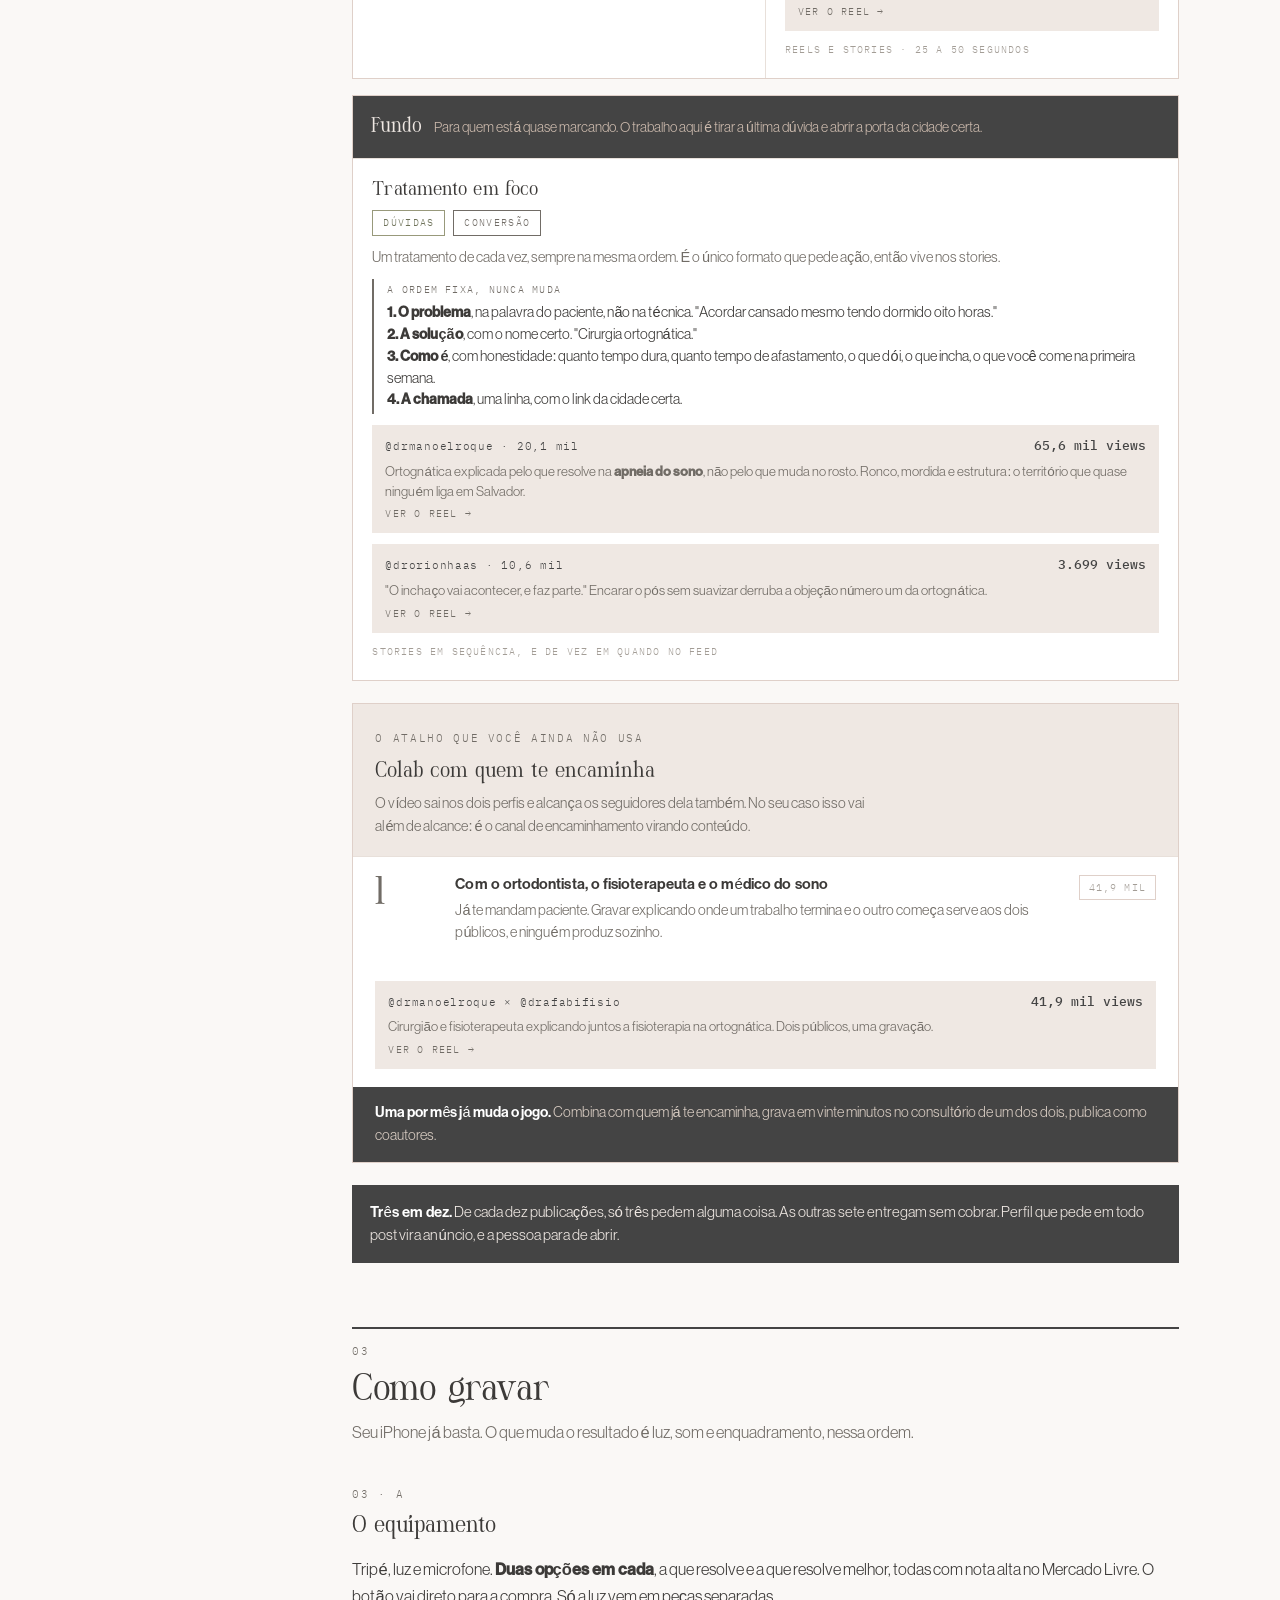
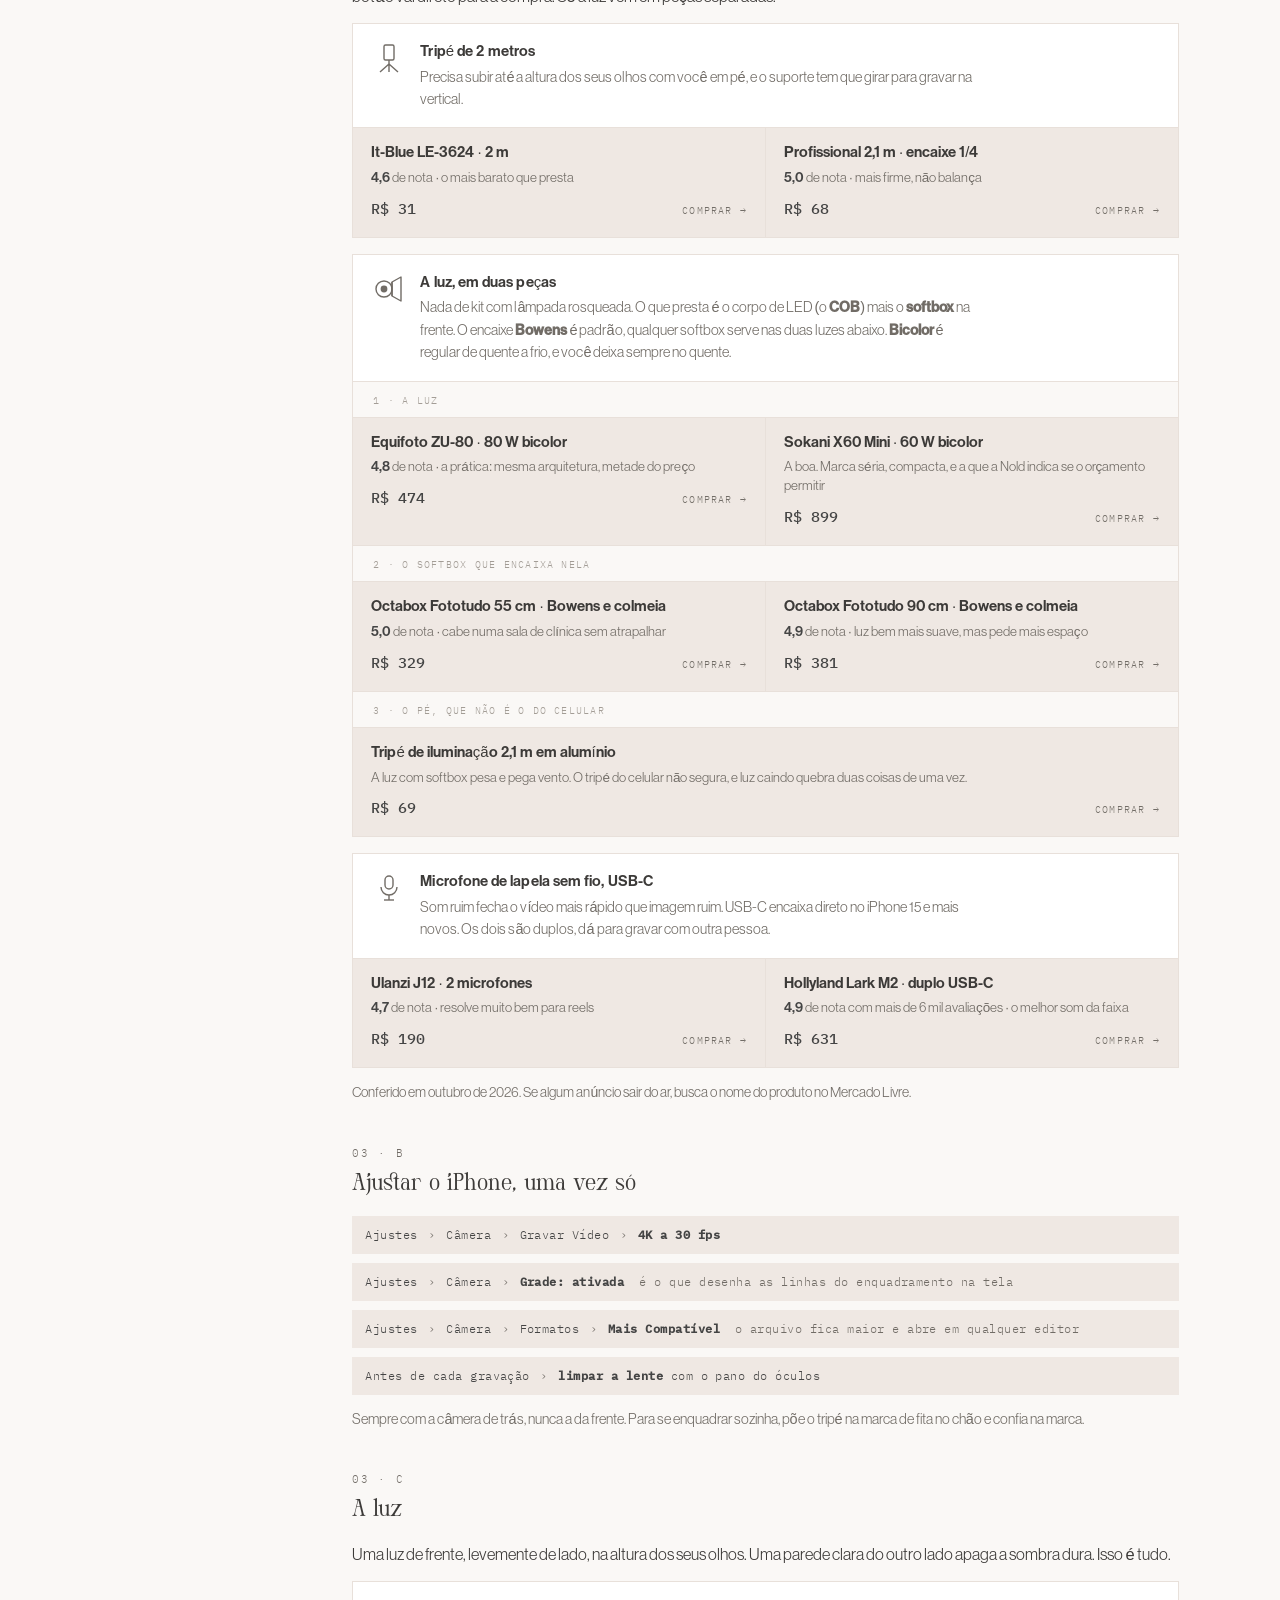
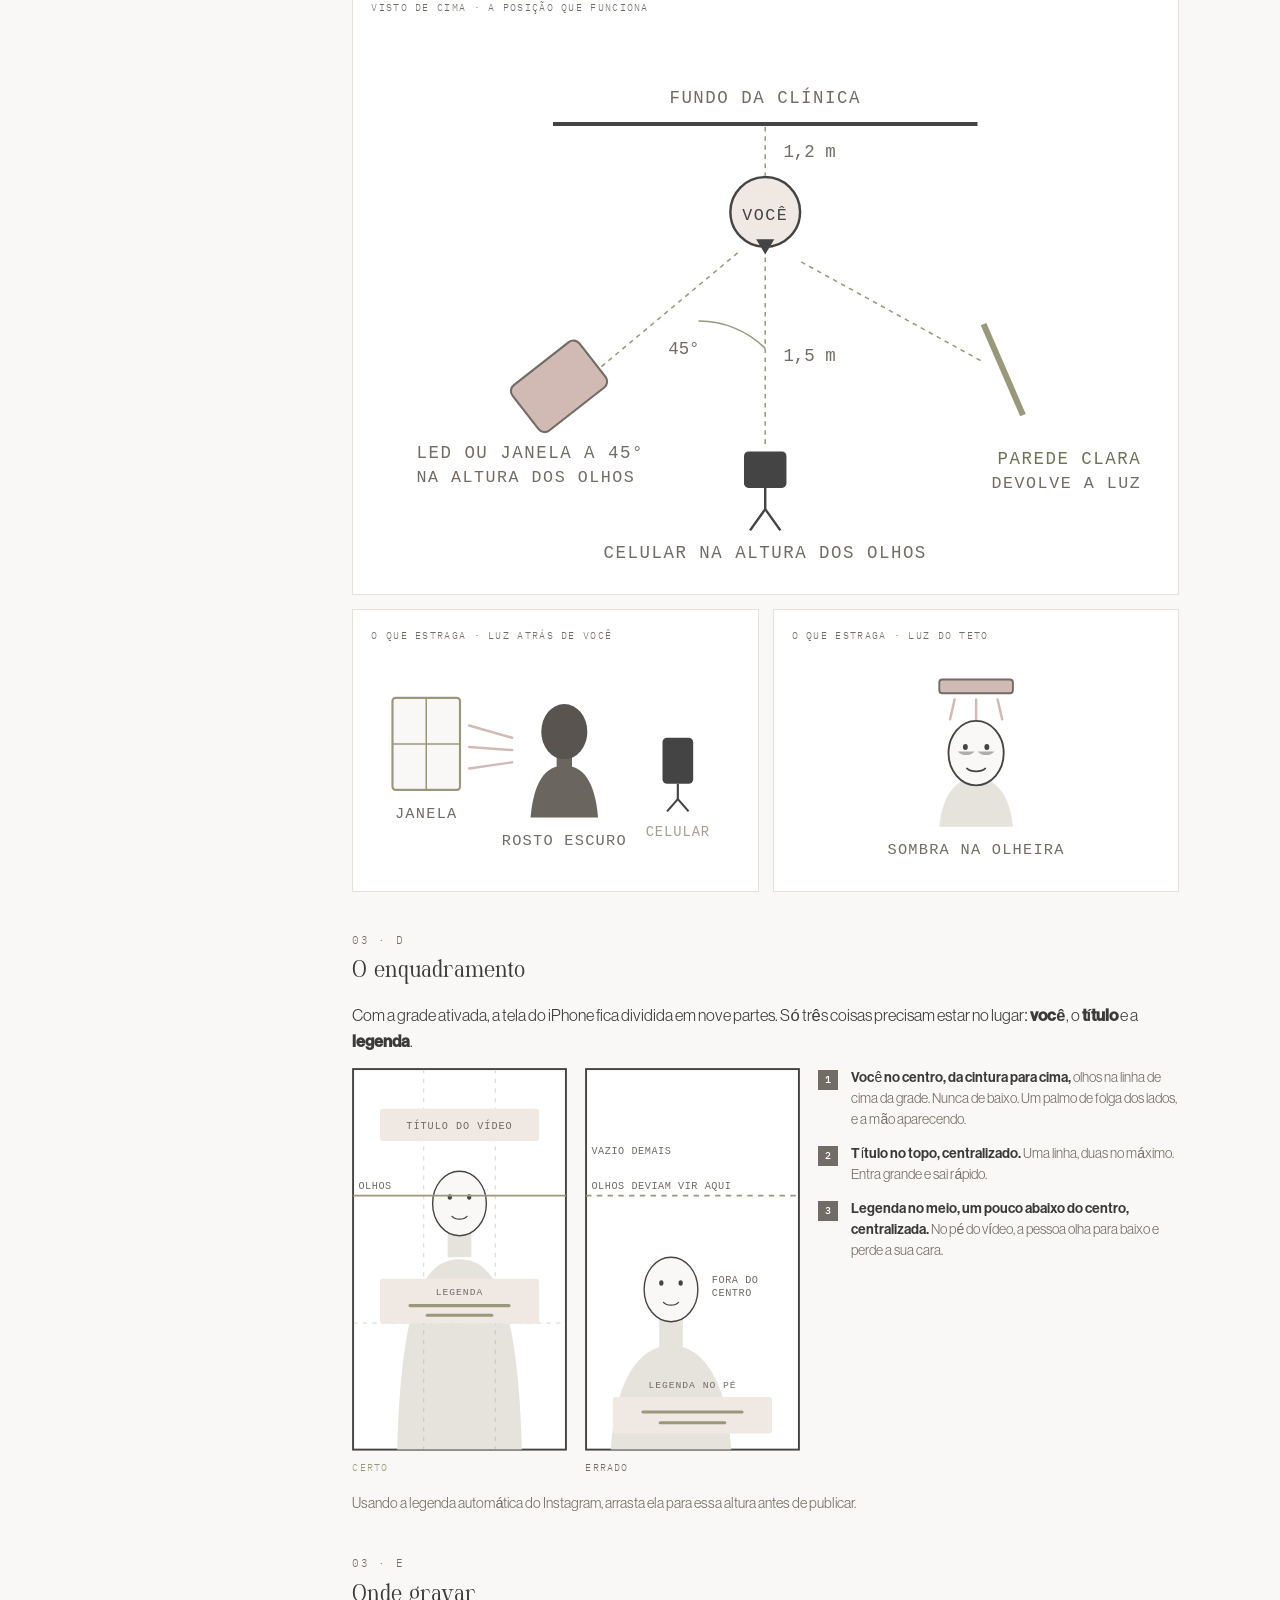
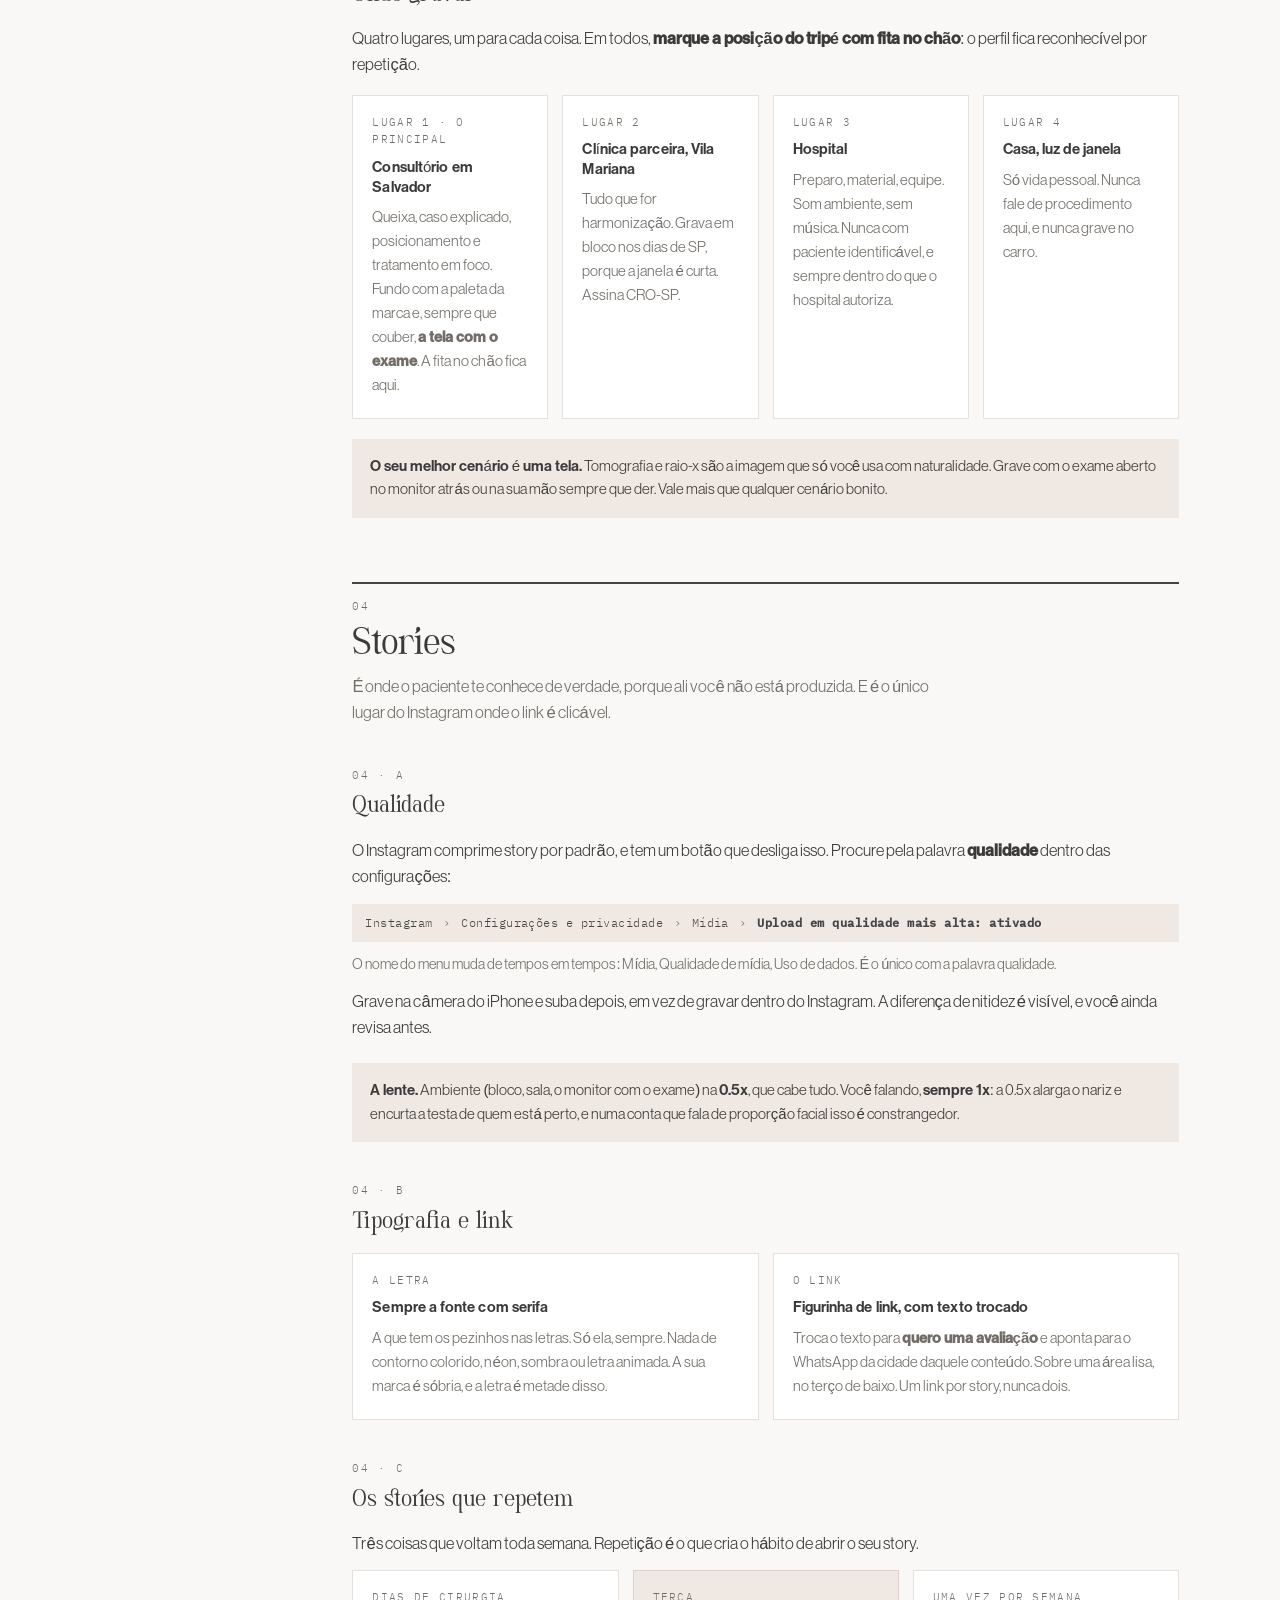
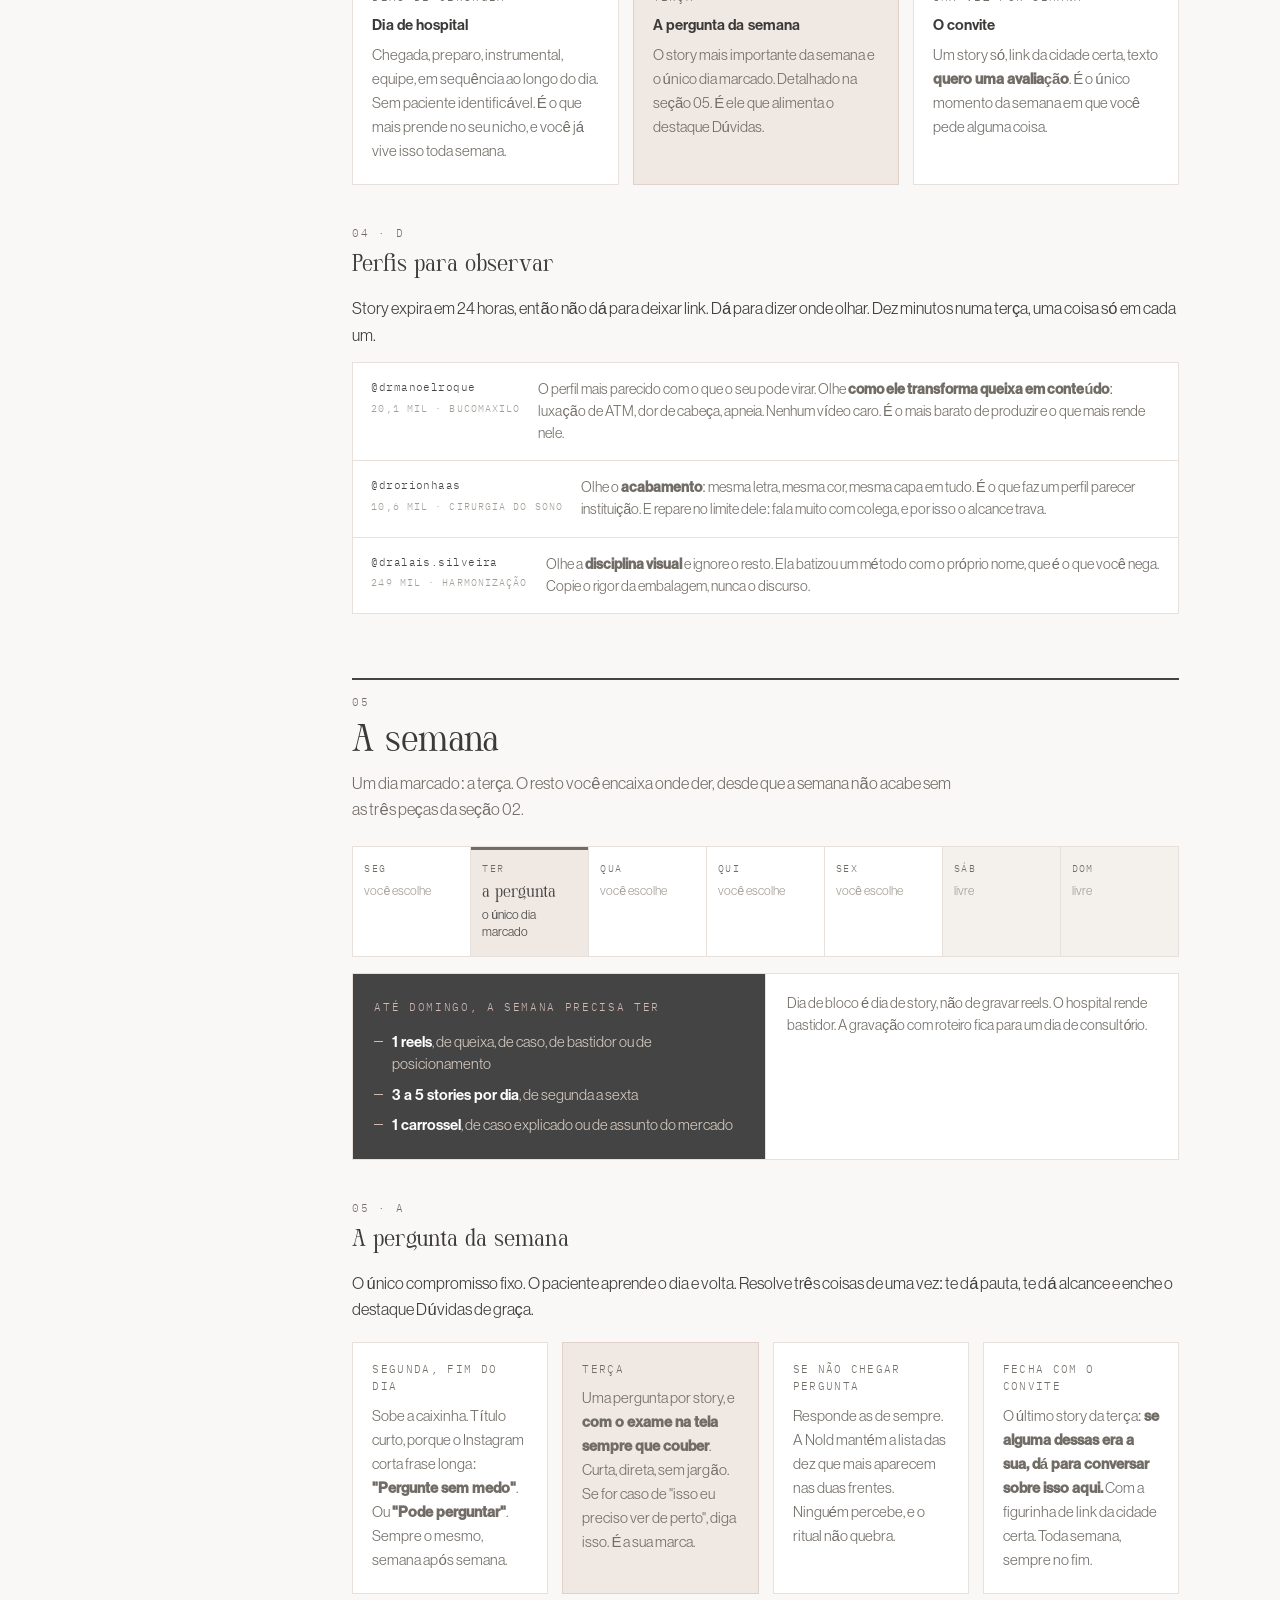
<file: guia/jessica.html>
<!doctype html>
<html lang="pt-BR">
<head>
<meta charset="utf-8">
<meta name="viewport" content="width=device-width,initial-scale=1">
<title>Guia de Instagram · Dra. Jéssica Curi</title>
<meta name="description" content="Como usar o Instagram da Dra. Jéssica Curi: perfil, destaques, linhas de conteúdo, como gravar, stories, cadência e conformidade com o conselho.">
<meta name="theme-color" content="#FBF7F0">
<meta name="robots" content="noindex">

<style>
@font-face{font-family:'Hebrinks';src:url('../fonts/dthebrinks.woff2') format('woff2');font-weight:400;font-display:swap}
@font-face{font-family:'Hebrinks';src:url('../fonts/dthebrinks-italic.woff2') format('woff2');font-weight:400;font-style:italic;font-display:swap}
@font-face{font-family:'Haas';src:url('../fonts/haas-light.woff2') format('woff2');font-weight:300;font-display:swap}
@font-face{font-family:'Haas';src:url('../fonts/haas-roman.woff2') format('woff2');font-weight:400;font-display:swap}
@font-face{font-family:'Haas';src:url('../fonts/haas-medium.woff2') format('woff2');font-weight:500;font-display:swap}
@font-face{font-family:'Plex';src:url('../fonts/plexmono-300.woff2') format('woff2');font-weight:300;font-display:swap}
@font-face{font-family:'Plex';src:url('../fonts/plexmono-500.woff2') format('woff2');font-weight:500;font-display:swap}

:root{
  color-scheme:light;
  --paper:#FAF8F6; --card:#FFFFFF; --creme:#EFE8E3; --creme-d:#DFD0C9;
  --terra:#716C66; --terra-d:#444444; --salvia:#98997B; --salvia-l:#C6C7B2;
  --cacau:#444444; --ouro:#D1BAB4;
  --ink:#3C3A38; --gray:#716C66; --gray-l:#A39D96;
  --line:#E8E0DA; --line-2:#DFD0C9;
  --serif:'Hebrinks',Georgia,'Times New Roman',serif;
  --sans:'Haas',ui-sans-serif,-apple-system,'Helvetica Neue',Arial,sans-serif;
  --mono:'Plex',ui-monospace,'SF Mono',Menlo,monospace;
  --pad:clamp(18px,4vw,52px);
}
*{box-sizing:border-box}
*,*::before,*::after{animation:none!important;transition:none!important}
html{-webkit-text-size-adjust:100%;scroll-behavior:auto}
body{margin:0;background:var(--paper);color:var(--ink);
  font-family:var(--sans);font-weight:300;font-size:16.5px;line-height:1.6;-webkit-font-smoothing:antialiased}
img{max-width:100%;display:block}
a{color:inherit;text-decoration:none}
svg{display:block;max-width:100%;height:auto}

/* ---------- primitivas ---------- */
.mono{font-family:var(--mono);font-weight:300;font-size:11px;letter-spacing:.15em;
  text-transform:uppercase;color:var(--gray)}
.mono.t{color:var(--terra)}
.mark{display:inline-flex;align-items:center;gap:9px}
.mark::before{content:'';width:7px;height:7px;background:var(--terra);flex:none}
.tag{display:inline-block;font-family:var(--mono);font-weight:300;font-size:10px;
  letter-spacing:.13em;text-transform:uppercase;color:var(--gray);
  border:1px solid var(--line-2);padding:4px 10px;white-space:nowrap}
.tag.t{border-color:var(--terra);color:var(--terra)}
.tag.s{background:var(--cacau);border-color:var(--cacau);color:var(--creme)}
.tag.sv{border-color:var(--salvia);color:#6E7259}
.row{display:flex;gap:8px;flex-wrap:wrap;align-items:center}
.muted{color:var(--gray)}
code{font-family:var(--mono);font-size:.88em;background:var(--creme);
  padding:2px 6px;border-radius:2px;word-break:break-all}

/* ---------- chrome ---------- */
.top{position:sticky;top:env(safe-area-inset-top,0px);z-index:40;background:var(--paper);
  border-bottom:1px solid var(--line);display:flex;align-items:center;gap:14px;
  padding:0 var(--pad);height:58px}
.top .logo{font-family:var(--serif);font-size:25px;line-height:1;padding-bottom:4px}
.top .sep{color:var(--line-2)}
.top .who{font-family:var(--mono);font-size:11px;letter-spacing:.14em;text-transform:uppercase;
  color:var(--gray);flex:1;overflow:hidden;white-space:nowrap;text-overflow:ellipsis}
.top .back{font-family:var(--mono);font-size:10px;letter-spacing:.13em;text-transform:uppercase;
  color:var(--gray-l);border:1px solid var(--line-2);padding:5px 10px}

.wrap{max-width:1180px;margin:0 auto;padding:clamp(26px,5vw,56px) var(--pad) 100px}

/* ---------- capa ---------- */
h1{font-family:var(--serif);font-weight:400;font-size:clamp(36px,7vw,66px);
  line-height:1.02;letter-spacing:-.02em;margin:14px 0 14px;text-wrap:balance}
.lead{color:var(--gray);font-size:18px;max-width:58ch;margin:0}
.hero{border-bottom:1px solid var(--line);padding-bottom:34px;margin-bottom:38px}
.heroflex{display:flex;gap:28px;align-items:flex-end;flex-wrap:wrap}
.heroflex>div:first-child{flex:1 1 440px;min-width:0}
.hav{width:112px;height:112px;border-radius:50%;object-fit:cover;border:1px solid var(--line-2);flex:none}

/* ---------- índice ---------- */
/* arranque */
.arranque{border:1px solid var(--terra);background:#F3EFEA;padding:20px 22px 22px;margin:30px 0 0}
.ar3{display:grid;grid-template-columns:repeat(auto-fit,minmax(240px,1fr));gap:18px;margin-top:14px}
.ar3>div{display:grid;grid-template-columns:24px 1fr;gap:12px;align-items:start}
.ar3 .arn{font-family:var(--mono);font-weight:500;font-size:11px;color:#fff;background:var(--terra-d);
  width:22px;height:22px;display:grid;place-items:center;margin-top:1px}
.ar3 p{font-size:15px;line-height:1.5;margin:0}
.ar3 a{font-family:var(--mono);font-size:9.5px;letter-spacing:.12em;text-transform:uppercase;
  color:var(--terra-d);white-space:nowrap;border-bottom:1px solid var(--line-2)}

.toc{display:grid;grid-template-columns:repeat(auto-fill,minmax(188px,1fr));gap:1px;
  border:1px solid var(--line);margin:30px 0 0}
.toc a{background:var(--paper);padding:15px 16px 17px;display:block;min-width:0;
  outline:1px solid var(--line)}
.toc a:hover{background:var(--creme)}
.toc .n{font-family:var(--mono);font-size:10px;letter-spacing:.13em;color:var(--terra);display:block;margin-bottom:7px}
.toc .t{font-family:var(--serif);font-size:19px;line-height:1.15}

/* ---------- layout de corpo ---------- */
.cols{display:grid;grid-template-columns:200px 1fr;gap:clamp(26px,4vw,58px);align-items:start}
.side{position:sticky;top:calc(58px + env(safe-area-inset-top,0px) + 22px);display:flex;flex-direction:column;gap:2px}
.side a{font-family:var(--mono);font-size:10.5px;letter-spacing:.1em;text-transform:uppercase;
  color:var(--gray-l);padding:6px 0 6px 11px;border-left:1px solid var(--line-2);line-height:1.35}
.side a.act{color:var(--terra);border-left-color:var(--terra)}
.side a:hover{color:var(--ink)}
.body{min-width:0;display:flex;flex-direction:column;gap:64px}

.blk{scroll-margin-top:calc(58px + env(safe-area-inset-top,0px) + 18px);min-width:0}
.bhead{border-top:2px solid var(--cacau);padding-top:14px;margin-bottom:22px}
.bhead .n{font-family:var(--mono);font-size:11px;letter-spacing:.16em;color:var(--terra);display:block;margin-bottom:9px}
h2{font-family:var(--serif);font-weight:400;font-size:clamp(27px,4vw,38px);line-height:1.05;
  letter-spacing:-.015em;margin:0;text-wrap:balance}
.bhead p{color:var(--gray);margin:10px 0 0;max-width:60ch}
h3{font-family:var(--serif);font-weight:400;font-size:22px;line-height:1.18;margin:0}
h4{font-family:var(--sans);font-weight:500;font-size:15px;line-height:1.3;margin:0;letter-spacing:.005em}
.sub{margin:40px 0 18px;display:flex;flex-direction:column;gap:5px}
.sub h3{font-size:24px}
.sub .mono{margin-bottom:2px}
p{margin:0 0 13px}
p:last-child{margin-bottom:0}
.note{background:var(--creme);padding:16px 18px;font-size:15px;line-height:1.55}
.note b{font-weight:500}
.note.dark{background:var(--cacau);color:var(--creme)}
.note.dark b{color:#fff}

/* ---------- cartões ---------- */
.grid{display:grid;gap:14px}
.g2{grid-template-columns:repeat(auto-fit,minmax(270px,1fr))}
.g3{grid-template-columns:repeat(auto-fit,minmax(222px,1fr))}
.g4{grid-template-columns:repeat(auto-fit,minmax(168px,1fr))}
.card{background:var(--card);border:1px solid var(--line);padding:18px 19px 20px;min-width:0;
  display:flex;flex-direction:column;gap:9px}
.card .mono{letter-spacing:.12em}
.card p{font-size:15px;color:var(--gray);margin:0}
.card.fill{background:var(--creme);border-color:var(--creme-d)}
.card .tag{white-space:normal;line-height:1.45;align-self:flex-start;max-width:100%}

/* divisão de trabalho */
.split{display:grid;grid-template-columns:repeat(auto-fit,minmax(275px,1fr));gap:1px;
  background:var(--line);border:1px solid var(--line)}
.split>div{background:var(--card);padding:20px 21px 24px}
.split>div.them{background:var(--creme)}
.split ul{margin:12px 0 0;padding:0 0 0 1px;list-style:none;display:flex;flex-direction:column;gap:9px}
.split li{font-size:15px;padding-left:18px;position:relative;line-height:1.45}
.split li::before{content:'';position:absolute;left:0;top:8px;width:8px;height:1px;background:var(--terra)}

/* linhas editoriais */
.stage{border:1px solid var(--line-2);margin-bottom:16px}
.stage>header{display:flex;gap:12px;align-items:baseline;flex-wrap:wrap;
  padding:14px 18px;border-bottom:1px solid var(--line)}
.stage>header .lbl{font-family:var(--serif);font-size:21px}
.stage>header .gl{font-size:14px;color:var(--gray);flex:1;min-width:140px}
.stage.topo>header{background:#E8DED6}
.stage.meio>header{background:#E8E9DD}
.stage.fundo>header{background:var(--cacau)}
.stage.fundo>header .lbl{color:var(--creme)}
.stage.fundo>header .gl{color:#CBB9AC}
.lines{display:grid;gap:1px;background:var(--line);grid-template-columns:repeat(auto-fit,minmax(285px,1fr))}
.line{background:var(--card);padding:18px 19px 20px;display:flex;flex-direction:column;gap:11px;min-width:0}
.line .nm{display:flex;flex-direction:column;gap:7px}
.line .nm h4{font-family:var(--serif);font-weight:400;font-size:20px}
.line .wh{font-size:14.5px;color:var(--gray);margin:0;line-height:1.5}
.pauta{border-left:2px solid var(--terra);padding:3px 0 3px 13px}
.pauta .k{font-family:var(--mono);font-size:9.5px;letter-spacing:.13em;text-transform:uppercase;
  color:var(--terra);display:block;margin-bottom:5px}
.pauta p{font-size:14.5px;color:var(--ink);line-height:1.5;margin:0}
.ex{background:var(--creme);padding:11px 13px;display:flex;flex-direction:column;gap:5px}
.ex .hd{display:flex;gap:9px;align-items:baseline;justify-content:space-between}
.ex .at{font-family:var(--mono);font-size:10.5px;letter-spacing:.07em;text-transform:none;color:var(--cacau)}
.ex .vw{font-family:var(--mono);font-weight:500;font-size:13px;color:var(--terra-d);white-space:nowrap}
.ex .wy{font-size:13.5px;color:var(--gray);line-height:1.45}
.ex a{font-family:var(--mono);font-size:10px;letter-spacing:.12em;text-transform:uppercase;color:var(--terra)}
.ex a:hover{color:var(--terra-d)}
.whr{font-family:var(--mono);font-size:10px;letter-spacing:.12em;text-transform:uppercase;color:var(--gray-l)}

/* tres regras do enquadramento */
.rule3{display:grid;grid-template-columns:22px 1fr;gap:11px;align-items:start}
.rule3 .n3{font-family:var(--mono);font-weight:500;font-size:10px;color:#fff;background:var(--terra);
  width:20px;height:20px;display:grid;place-items:center;margin-top:2px}
.rule3 p{font-size:14px;line-height:1.5;color:var(--gray);margin:0}
.rule3 p b{color:var(--ink);font-weight:500}

/* esforco da semana */
.effort{border:1px solid var(--line-2);margin-bottom:20px}
.effort .ehead{padding:20px 22px 18px;border-bottom:1px solid var(--line);background:var(--creme)}
.effort .ehead h3{margin:8px 0 8px}
.effort .ehead p{font-size:14.5px;color:var(--gray);margin:0;max-width:62ch}
.erows{display:grid;gap:1px;background:var(--line)}
.erow{background:var(--card);padding:18px 22px;display:grid;
  grid-template-columns:62px 1fr auto;gap:18px;align-items:start}
.erow .enum{font-family:var(--serif);font-size:40px;line-height:.9;color:var(--terra);
  display:flex;align-items:baseline;gap:2px}
.erow .enum .es{font-family:var(--sans);font-size:13px;color:var(--gray-l);padding:0 2px}
.erow .etx h4{margin-bottom:5px}
.erow .etx p{font-size:14.5px;color:var(--gray);margin:0;line-height:1.55}
.erow .etag{font-family:var(--mono);font-size:9.5px;letter-spacing:.12em;text-transform:uppercase;
  color:var(--gray-l);border:1px solid var(--line-2);padding:4px 9px;white-space:nowrap}
.efoot{background:var(--cacau);color:#D8CCC2;padding:15px 22px;font-size:14.5px;line-height:1.55}
.efoot b{color:#fff;font-weight:500}
@media(max-width:620px){
  .erow{grid-template-columns:48px 1fr}
  .erow .enum{font-size:32px}
  .erow .etag{grid-column:2}
}

/* aviso de nao copiar */
.warn{border-left:3px solid var(--terra);background:#F3EFEA;padding:20px 22px 22px;margin-bottom:26px}
.warn h4{color:var(--terra-d);font-size:16px;margin-bottom:10px}
.warn p{font-size:15px;color:var(--ink);line-height:1.55;margin:0 0 11px}
.warn ul{margin:0 0 13px;padding:0;list-style:none;display:flex;flex-direction:column;gap:7px}
.warn li{font-size:15px;line-height:1.45;padding-left:19px;position:relative;font-style:italic;color:var(--terra-d)}
.warn li::before{content:'';position:absolute;left:0;top:10px;width:9px;height:1px;background:var(--terra)}

/* perfil mock */
.mock{background:var(--card);border:1px solid var(--line-2);padding:20px;max-width:430px}
.mock .mh{display:flex;gap:16px;align-items:center;margin-bottom:14px}
.mock .mav{width:72px;height:72px;border-radius:50%;flex:none;border:1px solid var(--line-2);
  display:grid;place-items:center;background:var(--creme);overflow:hidden}
.mock .mstat{display:flex;gap:18px}
.mock .mstat b{display:block;font-weight:500;font-size:15px}
.mock .mstat span{font-size:12px;color:var(--gray)}
.bioline{display:flex;gap:10px;align-items:flex-start;padding:5px 0;font-size:15px;line-height:1.4}
.bioline .bn{font-family:var(--mono);font-weight:500;font-size:10px;color:#fff;background:var(--terra);
  width:17px;height:17px;flex:none;display:grid;place-items:center;margin-top:3px}
.bioname{font-weight:500;font-size:15.5px;margin-bottom:6px}
.biolink{color:var(--terra);font-size:14.5px;margin-top:4px;word-break:break-all}
.annot{display:flex;flex-direction:column;gap:11px;margin-top:20px}
.annot li{list-style:none;display:flex;gap:11px;font-size:14.5px;line-height:1.45;color:var(--gray)}
.annot ol{margin:0;padding:0}
.annot .bn{font-family:var(--mono);font-weight:500;font-size:10px;color:#fff;background:var(--terra);
  width:17px;height:17px;flex:none;display:grid;place-items:center;margin-top:3px}
.annot b{color:var(--ink);font-weight:500}

/* avatar escala */
.scale{display:flex;gap:26px;flex-wrap:wrap;align-items:flex-end}
.scaleset{display:flex;gap:10px;align-items:flex-end}
.scaleset img,.scaleset .sl{border-radius:50%;border:1px solid var(--line-2);flex:none;object-fit:cover}
.scalecol{display:flex;flex-direction:column;gap:11px}

/* confirmacao */
.okbox{display:grid;grid-template-columns:34px 1fr;gap:15px;background:#EDEFE5;
  border:1px solid #CFD2BE;padding:18px 20px 20px;align-items:start}
.okbox .ok{width:34px;height:34px;border-radius:50%;background:#7E8A63;color:#fff;
  display:grid;place-items:center;font-size:17px;line-height:1}
.okbox h4{color:#56603F;margin-bottom:7px}
.okbox p{font-size:15px;color:var(--gray);margin:0;line-height:1.55}

/* copia e cola */
.copyrow{display:grid;grid-template-columns:repeat(auto-fit,minmax(260px,1fr));gap:14px;margin-top:18px}
.copybox{background:var(--cacau);padding:16px 17px 17px;display:flex;flex-direction:column;gap:10px;min-width:0}
.copybox .mono.t{color:var(--ouro)}
.copybox pre{margin:0;font-family:var(--sans);font-weight:300;font-size:15px;line-height:1.5;
  color:#F7EFE7;white-space:pre-wrap;word-break:break-word}
.cpnota{font-size:12.5px;line-height:1.45;color:#BFB6AE;margin:0}
.cpnota b{color:var(--ouro);font-weight:500}
.cpbtn{align-self:flex-start;font-family:var(--mono);font-size:10px;letter-spacing:.13em;
  text-transform:uppercase;color:var(--cacau);background:var(--ouro);padding:7px 14px;cursor:pointer}
.cpbtn:hover{background:#C7C8B3}
.cpbtn[data-done]{background:#9AA87E;color:#fff}

/* destaques */
.hl{display:flex;flex-direction:column;gap:11px;align-items:center;text-align:center}
.hl .cv{position:relative;width:98px;height:98px;border-radius:50%;background:var(--creme);
  border:1px solid var(--creme-d);display:grid;place-items:center;margin-bottom:7px}
.hl a.cv:hover{background:#E6DED8;border-color:var(--terra)}
.hl .cv .dl{position:absolute;left:50%;transform:translateX(-50%);bottom:-10px;
  background:var(--terra);color:#fff;font-family:var(--mono);font-weight:500;font-size:9px;
  letter-spacing:.11em;text-transform:uppercase;padding:4px 9px;white-space:nowrap}
.hl .nmh{font-family:var(--mono);font-size:10.5px;letter-spacing:.13em;text-transform:uppercase;color:var(--cacau)}
.hl p{font-size:13.5px;color:var(--gray);line-height:1.45;margin:0}

/* equipamento */
.kit2{display:flex;flex-direction:column;gap:16px}
.kitgrp{border:1px solid var(--line);background:var(--card)}
.kitlbl{display:grid;grid-template-columns:32px 1fr;gap:15px;padding:18px 20px 16px;align-items:start}
.kitlbl .ic{width:32px;height:32px;color:var(--terra)}
.kitlbl h4{margin-bottom:5px}
.kitlbl p{font-size:14.5px;color:var(--gray);margin:0;line-height:1.55;max-width:70ch}
.sublbl{font-family:var(--mono);font-size:9.5px;letter-spacing:.13em;text-transform:uppercase;
  color:var(--gray-l);padding:11px 20px 9px;border-top:1px solid var(--line);background:var(--paper)}
.prods{display:grid;grid-template-columns:repeat(auto-fit,minmax(250px,1fr));gap:1px;
  background:var(--line);border-top:1px solid var(--line)}
.prod{background:var(--creme);padding:15px 18px 16px;display:flex;flex-direction:column;gap:6px;min-width:0}
.prod:hover{background:#E6DED8}
.prod .pnm{font-weight:500;font-size:15px;line-height:1.3}
.prod .pmeta{font-size:13.5px;color:var(--gray);line-height:1.4}
.prod .pmeta b{color:var(--terra-d);font-weight:500}
.prod .ppr{display:flex;justify-content:space-between;align-items:baseline;gap:12px;
  font-family:var(--mono);font-weight:500;font-size:15px;color:var(--cacau);margin-top:3px}
.prod .ppr span{font-weight:300;font-size:10px;letter-spacing:.12em;text-transform:uppercase;color:var(--terra)}

/* caminho de ajuste */
.path{display:flex;flex-direction:column;gap:9px}
.path div{font-family:var(--mono);font-size:12px;letter-spacing:.04em;color:var(--cacau);
  background:var(--creme);padding:10px 13px;line-height:1.5}
.path .ar{color:var(--terra);padding:0 3px}

/* diagramas */
.dia{background:var(--card);border:1px solid var(--line);padding:18px}
.dia .cap{font-family:var(--mono);font-size:10px;letter-spacing:.13em;text-transform:uppercase;
  color:var(--gray);margin-bottom:14px}
.dias{display:flex;gap:14px;flex-wrap:wrap}
.dias>.dia{flex:1 1 250px;min-width:0}
.frames{display:flex;gap:18px;flex-wrap:wrap;justify-content:flex-start}
.frames figure{margin:0;flex:0 1 215px;min-width:170px;display:flex;flex-direction:column;gap:9px}
.frames figcaption{font-family:var(--mono);font-size:10px;letter-spacing:.12em;text-transform:uppercase}
.frames .ok{color:var(--salvia);filter:none}
.frames .no{color:var(--terra)}

/* semana */
.weekstrip{display:grid;grid-template-columns:repeat(7,1fr);gap:1px;background:var(--line);
  border:1px solid var(--line);margin-bottom:16px}
.weekstrip>div{background:var(--card);padding:14px 11px 16px;min-width:0;
  display:flex;flex-direction:column;gap:6px;align-items:flex-start}
.weekstrip>div.off{background:#F4F1ED}
.weekstrip>div.fix{background:var(--creme);border-top:3px solid var(--terra);padding-top:11px}
.weekstrip .d{font-family:var(--mono);font-size:10px;letter-spacing:.13em;text-transform:uppercase;color:var(--terra)}
.weekstrip .fixo{font-family:var(--serif);font-size:17px;line-height:1.1;color:var(--cacau)}
.weekstrip .free{font-size:12.5px;line-height:1.3;color:var(--gray-l)}
.weekstrip>div.fix .free{color:var(--terra-d)}
@media(max-width:820px){.weekstrip{grid-template-columns:repeat(2,1fr)}}
@media(max-width:420px){.weekstrip{grid-template-columns:1fr}}

.weeksum{display:grid;grid-template-columns:repeat(auto-fit,minmax(270px,1fr));gap:1px;
  background:var(--line);border:1px solid var(--line)}
.weeksum>div{background:var(--cacau);color:#D8CCC2;padding:19px 21px 22px}
.weeksum>div .mono.t{color:var(--ouro)}
.weeksum ul{margin:13px 0 0;padding:0;list-style:none;display:flex;flex-direction:column;gap:9px}
.weeksum li{font-size:15px;line-height:1.45;padding-left:18px;position:relative}
.weeksum li b{color:#fff;font-weight:500}
.weeksum li::before{content:'';position:absolute;left:0;top:9px;width:9px;height:1px;background:var(--ouro)}
.weeksum>p{background:var(--card);color:var(--gray);padding:19px 21px 22px;font-size:14.5px;
  line-height:1.55;margin:0}

/* hooks sim/nao */
.hooks{display:grid;grid-template-columns:repeat(auto-fit,minmax(265px,1fr));gap:1px;
  background:var(--line);border:1px solid var(--line)}
.hooks>div{background:var(--card);padding:19px 20px 22px}
.hooks>div.bad{background:var(--creme)}
.hooks ul{margin:13px 0 0;padding:0;list-style:none;display:flex;flex-direction:column;gap:10px}
.hooks li{font-size:15px;line-height:1.45;padding-left:20px;position:relative}
.hooks .good li::before{content:'';position:absolute;left:0;top:7px;width:9px;height:9px;
  border:1px solid var(--salvia);background:var(--salvia-l)}
.hooks .bad li::before{content:'';position:absolute;left:0;top:11px;width:9px;height:1px;background:var(--terra)}
.hooks li i{font-style:normal;color:var(--gray);display:block;font-size:13.5px;margin-top:2px}

/* nao fazer */
.rules{display:grid;gap:1px;background:var(--line);border:1px solid var(--line)}
.rule{background:var(--card);padding:16px 18px;display:grid;grid-template-columns:1fr 1fr;gap:6px 20px}
.rule .no{font-size:15px;font-weight:400;line-height:1.4}
.rule .no b{font-weight:500;color:var(--terra-d)}
.rule .yes{font-size:14.5px;color:var(--gray);line-height:1.4}
.rule .yes .k{font-family:var(--mono);font-size:9.5px;letter-spacing:.13em;text-transform:uppercase;
  color:var(--salvia);display:block;margin-bottom:3px}
@media(max-width:620px){.rule{grid-template-columns:1fr}}
.live{border:1px solid var(--terra);background:#FBF4E3;padding:18px 19px 20px}
.live h4{color:var(--terra-d);margin-bottom:12px}
.live ul{margin:0;padding:0;list-style:none;display:flex;flex-direction:column;gap:12px}
.live li{font-size:15px;line-height:1.45}
.live li span{display:block;color:var(--gray);font-size:14px;margin-top:3px}

/* checklist */
.check{display:grid;gap:1px;background:var(--line);border:1px solid var(--line)}
.ck{background:var(--card);padding:0}
.ck label{display:grid;grid-template-columns:22px 58px 1fr;gap:13px;align-items:start;
  padding:15px 18px;cursor:pointer}
.ck input{appearance:none;width:17px;height:17px;border:1px solid var(--line-2);
  background:var(--paper);margin:3px 0 0;cursor:pointer;flex:none;display:grid;place-items:center}
.ck input:checked{background:var(--cacau);border-color:var(--cacau)}
.ck input:checked::after{content:'';width:8px;height:4px;border-left:1.5px solid var(--creme);
  border-bottom:1.5px solid var(--creme);transform:rotate(-45deg);margin-top:-2px}
.ck .dy{font-family:var(--mono);font-size:10px;letter-spacing:.11em;text-transform:uppercase;
  color:var(--terra);padding-top:4px}
.ck .tx{font-size:15px;line-height:1.45}
.ck .tx span{display:block;color:var(--gray);font-size:13.5px;margin-top:2px}
.ck input:checked ~ .tx{color:var(--gray-l)}
@media(max-width:520px){.ck label{grid-template-columns:22px 1fr}.ck .dy{grid-column:2}}

/* refs de stories */
.obs{display:grid;gap:1px;background:var(--line);border:1px solid var(--line)}
.obsrow{background:var(--card);padding:16px 18px;display:grid;grid-template-columns:auto 1fr;gap:6px 18px}
.obsrow .at{font-family:var(--mono);font-size:11px;letter-spacing:.04em;color:var(--cacau);white-space:nowrap}
.obsrow .at span{display:block;color:var(--gray-l);font-size:10px;letter-spacing:.11em;
  text-transform:uppercase;margin-top:4px}
.obsrow .w{font-size:14.5px;color:var(--gray);line-height:1.5}
@media(max-width:560px){.obsrow{grid-template-columns:1fr}}

/* fim */
.end{border-top:2px solid var(--cacau);margin-top:72px;padding-top:26px;
  display:flex;gap:22px;justify-content:space-between;flex-wrap:wrap;align-items:flex-end}
.foot{border-top:1px solid var(--line);padding:18px var(--pad);display:flex;
  justify-content:space-between;gap:14px;flex-wrap:wrap}

@media(max-width:900px){
  .cols{grid-template-columns:1fr}
  .side{display:none}
}
</style>
</head>
<body>

<header class="top">
  <span class="logo">nold</span>
  <span class="sep">/</span>
  <span class="who">Guia de Instagram · Dra. Jéssica Curi</span>
  <a class="back" href="../#/c/jessica">painel</a>
</header>

<main class="wrap">

  <div class="hero">
    <div class="heroflex">
      <div>
        <span class="mono mark">Feito pela Nold para a Dra. Jéssica Curi · versão 1 · out/2026</span>
        <h1>O guia do Instagram da Dra. Jéssica</h1>
        <p class="lead">Como gravar, o que publicar e o que o conselho não deixa, nas duas
        cidades. É para consultar, não para ler de uma vez.</p>
      </div>
      <img class="hav" src="../img/jessica/avatar.webp" alt="Dra. Jéssica Curi">
    </div>

    <div class="arranque">
      <span class="mono t">Se você só tem dez minutos hoje</span>
      <div class="ar3">
        <div><span class="arn">1</span><p>Conserte o campo <b>Nome</b>. Está escrito
          "Hamonização", sem o R, e sem cidade nenhuma. <a href="#s1">seção 01</a></p></div>
        <div><span class="arn">2</span><p>Troque o <b>link da bio</b> pela página que já
          separa as duas cidades. <a href="#s1">seção 01</a></p></div>
        <div><span class="arn">3</span><p>Arquive o post <b>DEPOIMENTO</b>. É o maior risco
          do perfil hoje. <a href="#s7">seção 07</a></p></div>
      </div>
    </div>

    <nav class="toc">
      <a href="#s0"><span class="n">00</span><span class="t">Como usar</span></a>
      <a href="#s1"><span class="n">01</span><span class="t">Arrumar a casa</span></a>
      <a href="#s2"><span class="n">02</span><span class="t">As linhas de conteúdo</span></a>
      <a href="#s3"><span class="n">03</span><span class="t">Como gravar</span></a>
      <a href="#s4"><span class="n">04</span><span class="t">Stories</span></a>
      <a href="#s5"><span class="n">05</span><span class="t">A semana</span></a>
      <a href="#s6"><span class="n">06</span><span class="t">Os três primeiros segundos</span></a>
      <a href="#s7"><span class="n">07</span><span class="t">O que não fazer</span></a>
      <a href="#s8"><span class="n">08</span><span class="t">Música</span></a>
      <a href="#s9"><span class="n">09</span><span class="t">Os primeiros 7 dias</span></a>
    </nav>
  </div>

  <div class="cols">
    <nav class="side" id="side">
      <a href="#s0" data-j="s0">00 Como usar</a>
      <a href="#s1" data-j="s1">01 Arrumar a casa</a>
      <a href="#s2" data-j="s2">02 Linhas de conteúdo</a>
      <a href="#s3" data-j="s3">03 Como gravar</a>
      <a href="#s4" data-j="s4">04 Stories</a>
      <a href="#s5" data-j="s5">05 A semana</a>
      <a href="#s6" data-j="s6">06 Três segundos</a>
      <a href="#s7" data-j="s7">07 O que não fazer</a>
      <a href="#s8" data-j="s8">08 Música</a>
      <a href="#s9" data-j="s9">09 Primeiros 7 dias</a>
    </nav>

    <div class="body">

      <section class="blk" id="s0">
        <div class="bhead">
          <span class="n">00</span>
          <h2>Como usar este guia</h2>
          <p>Cada seção resolve uma dúvida. Vai gravar, abre a 04. Vai subir story, abre
          a 05. Na dúvida se pode publicar, abre a 08.</p>
        </div>

        <div class="split">
          <div>
            <span class="mono t">Campanha · a Nold entrega</span>
            <p style="font-size:14.5px;color:var(--gray);margin:10px 0 0">As peças da
            campanha no ar saem prontas da nossa mão. Você aprova e a gente publica.</p>
            <ul>
              <li>O roteiro de cada peça da campanha</li>
              <li>A gravação dos vídeos da campanha, com a nossa equipe</li>
              <li>A edição desses vídeos</li>
              <li><b>Modelos de arte</b> para você personalizar e usar quando quiser</li>
            </ul>
          </div>
          <div class="them">
            <span class="mono t">Dia a dia · você faz</span>
            <p style="font-size:14.5px;color:var(--gray);margin:10px 0 0">Stories e
            conteúdo orgânico são seus, do começo ao fim. A gente entra com formato, tema e
            ideia, e este guia é isso.</p>
            <ul>
              <li>Todos os stories</li>
              <li>Escolher o assunto, nas linhas da seção 02</li>
              <li>Gravar, com a luz e o quadro da seção 03</li>
              <li>Editar, legendar e publicar, com o CRO da cidade certa</li>
              <li>Personalizar os modelos de arte nos seus posts</li>
              <li>Guardar a autorização de cada paciente que aparece</li>
            </ul>
          </div>
        </div>

        <div class="note" style="margin-top:16px">
          <b>Aqui não tem calendário, e é de propósito.</b> Calendário atrasa, o atraso
          vira culpa e a culpa vira perfil parado. Tem <b>volume por semana</b>, na seção 05.
          Dia, assunto e hora são seus. O volume é baixo para caber numa agenda com bloco,
          plantão, aula e duas cidades.
        </div>

      </section>

      <!-- ======================= 01 ======================= -->
      <section class="blk" id="s1">
        <div class="bhead">
          <span class="n">01</span>
          <h2>Arrumar a casa</h2>
          <p>Quatro coisas: foto, nome e bio, link e destaques. Tudo isso se resolve num
          dia, e sem isso nada que você publicar depois se acumula.</p>
        </div>

        <!-- foto -->
        <div class="sub"><span class="mono t">01 · a</span><h3>A foto de perfil</h3></div>
        <div class="okbox">
          <span class="ok">✓</span>
          <div>
            <h4>Está certa, pode deixar como está</h4>
            <p>Cirurgia de face se escolhe pela pessoa, e o seu rosto equilibra um perfil
            que fala de osso e exame. Dois cuidados: <b>a mesma foto por pelo menos um
            ano</b>, que é como te reconhecem na lista de stories, e nada de recorte de foto
            maior, que fica mole no tamanho pequeno.</p>
          </div>
        </div>

        <!-- bio -->
        <div class="sub"><span class="mono t">01 · b</span><h3>O nome e a bio</h3></div>
        <p>O campo <b>Nome</b> é o que o Instagram busca, não o @. O seu hoje:
        <code>Dra Jéssica F. Curi | BucoMaxiloFacial | Hamonização facial</code>.
        <b>Harmonização sem o R</b>, e nenhuma cidade. Quem digita "bucomaxilo Salvador"
        não te acha.</p>

        <div class="copyrow">
          <div class="copybox">
            <span class="mono t">Campo Nome · copie e cole</span>
            <pre id="cp-nome">Dra. Jéssica Curi | Bucomaxilo Salvador · Harmonização SP</pre>
            <button class="cpbtn" data-cp="cp-nome">copiar</button>
            <p class="cpnota">Cabe: são <b>57 caracteres</b>, menos que os 59 que o seu
            nome já tem hoje.</p>
          </div>
          <div class="copybox">
            <span class="mono t">Bio · copie e cole, 109 de 150 caracteres</span>
            <pre id="cp-bio">Cirurgiã bucomaxilofacial · harmonização facial
Salvador e São Paulo
CRO-BA 16230 · CRO-SP 180773
Avaliação ↓</pre>
            <button class="cpbtn" data-cp="cp-bio">copiar</button>
            <p class="cpnota">Sobraram 41 caracteres, que é a folga para o registro entrar
            na primeira linha se o conselho exigir.</p>
          </div>
        </div>

        <p style="margin-top:22px">Cada linha tem um trabalho:</p>

        <div class="mock">
          <div class="mh">
            <img class="mav" src="../img/jessica/avatar.webp" alt="Dra. Jéssica Curi">
            <div class="mstat">
              <div><b>489</b><span>posts</span></div>
              <div><b>4.610</b><span>seguidores</span></div>
            </div>
          </div>
          <div class="bioname">Dra. Jéssica Curi | Bucomaxilo Salvador · Harmonização SP</div>
          <div class="bioline"><span class="bn">1</span><span>Cirurgiã bucomaxilofacial · harmonização facial</span></div>
          <div class="bioline"><span class="bn">2</span><span>Salvador e São Paulo</span></div>
          <div class="bioline"><span class="bn">3</span><span>CRO-BA 16230 · CRO-SP 180773</span></div>
          <div class="bioline"><span class="bn">4</span><span>Avaliação ↓</span></div>
          <div class="biolink">dra-jessica-curi.vercel.app/bio</div>
        </div>

        <ol class="annot">
          <li><span class="bn">1</span><span><b>O que você é.</b> Cirurgiã vem primeiro,
          porque ninguém mais na sua disputa é. Hoje a bio abre com "dentista geral".</span></li>
          <li><span class="bn">2</span><span><b>Onde.</b> As duas cidades matam a maior
          confusão do perfil. É a linha que decide se a pessoa de São Paulo continua
          lendo.</span></li>
          <li><span class="bn">3</span><span><b>Os dois registros.</b> Obrigatório. Na bio
          ficam os dois, <b>na peça vai só o da cidade daquele conteúdo</b>.</span></li>
          <li><span class="bn">4</span><span><b>A ação.</b> Uma só. Sem telefone solto,
          sem endereço, sem emoji.</span></li>
        </ol>

        <!-- link -->
        <div class="sub"><span class="mono t">01 · c</span><h3>O link</h3></div>
        <div class="live">
          <h4>Hoje o link manda todo mundo para o WhatsApp de Salvador</h4>
          <ul>
            <li>O link é <code>api.whatsapp.com/send?phone=5571996756595</code>, um número
            com <b>DDD 71</b>.
              <span>Quem viu harmonização, mora na Vila Mariana e clicou, cai num telefone
              de outro estado. Parte desiste ali, e você nunca fica sabendo.</span></li>
          </ul>
        </div>

        <p style="margin-top:18px">A página que resolve isso <b>já está no ar</b>:</p>
        <div class="copyrow" style="grid-template-columns:1fr">
          <div class="copybox">
            <span class="mono t">Link da bio · copie e cole</span>
            <pre id="cp-link">https://dra-jessica-curi.vercel.app/bio</pre>
            <button class="cpbtn" data-cp="cp-link">copiar</button>
            <p class="cpnota">Ela já separa as duas cidades, cada uma com o seu CRO:
            Salvador para mandíbula, mordida, respiração e siso; São Paulo para toxina,
            preenchimento, bioestimulador e papada.</p>
          </div>
        </div>
        <p style="margin-top:16px">Troque o link da bio por esse hoje. Ele é fixo e nunca
        muda: o paciente decora o caminho, e a gente passa a medir de onde vem cada
        avaliação.</p>

        <!-- destaques -->
        <div class="sub"><span class="mono t">01 · d</span><h3>Os quatro destaques</h3></div>
        <div class="live">
          <h4>Hoje são catorze, e dez deles são viagem</h4>
          <ul>
            <li>Contato · São Roque · Pacientes · Musas · Let's HOF · Deus · Cirurgia ·
            Manaus · Itália · Megève · Edimburgo · Londres · Paris · Campos do Jordão.
              <span>Quem chega vê uma fileira de destinos antes de descobrir que você é
              cirurgiã. Não precisa apagar nada: viagem desce para o fim, trabalho sobe para
              a frente.</span></li>
          </ul>
        </div>

        <p style="margin-top:18px">Estes quatro na frente, nessa ordem. <b>As artes já
        estão prontas: clique na bolinha para baixar.</b> Sobe como story e escolhe na hora
        de editar a capa do destaque.</p>

        <div class="grid g4" style="margin-top:22px">
          <div class="hl">
            <a class="cv" href="artes-jessica/jessica-destaque-1-casos.png" download title="Baixar a capa Casos">
              <svg viewBox="0 0 96 96" width="62" height="62" aria-hidden="true">
                <rect x="11" y="11" width="74" height="74" rx="4" fill="none" stroke="#98997B" stroke-width="1.7"/>
                <path d="M57 19 C47 20 36 27 32 37 C30 42 34 43 35 46 C33 50 26 51 25 54 C25 57 31 56 33 58 C32 61 28 61 29 63 C31 66 34 65 34 67 C33 70 29 69 30 71 C33 76 37 76 39 78 C44 81 49 81 53 81"
                      fill="none" stroke="#98997B" stroke-width="1.7" stroke-linecap="round" stroke-linejoin="round"/>
                <line x1="76" y1="32" x2="81" y2="32" stroke="#98997B" stroke-width="1.2"/>
                <line x1="76" y1="48" x2="81" y2="48" stroke="#98997B" stroke-width="1.2"/>
                <line x1="76" y1="64" x2="81" y2="64" stroke="#98997B" stroke-width="1.2"/>
              </svg>
              <span class="dl">baixar ↓</span>
            </a>
            <span class="nmh">Casos</span>
            <p>Seus casos reais, um por um, cada um começando pelo exame. É a prova de que o
            trabalho funciona.</p>
          </div>
          <div class="hl">
            <a class="cv" href="artes-jessica/jessica-destaque-2-cirurgia.png" download title="Baixar a capa Cirurgia">
              <svg viewBox="0 0 96 96" width="62" height="62" aria-hidden="true">
                <line x1="48" y1="10" x2="48" y2="26" stroke="#98997B" stroke-width="1.5"/>
                <line x1="36" y1="10" x2="60" y2="10" stroke="#98997B" stroke-width="1.5"/>
                <circle cx="48" cy="50" r="24" fill="none" stroke="#98997B" stroke-width="1.7"/>
                <circle cx="48" cy="50" r="5" fill="none" stroke="#98997B" stroke-width="1.3"/>
                <circle cx="48" cy="36" r="5" fill="none" stroke="#98997B" stroke-width="1.3"/>
                <circle cx="60" cy="43" r="5" fill="none" stroke="#98997B" stroke-width="1.3"/>
                <circle cx="60" cy="57" r="5" fill="none" stroke="#98997B" stroke-width="1.3"/>
                <circle cx="48" cy="64" r="5" fill="none" stroke="#98997B" stroke-width="1.3"/>
                <circle cx="36" cy="57" r="5" fill="none" stroke="#98997B" stroke-width="1.3"/>
                <circle cx="36" cy="43" r="5" fill="none" stroke="#98997B" stroke-width="1.3"/>
                <line x1="28" y1="76" x2="68" y2="76" stroke="#98997B" stroke-width="1.3"/>
              </svg>
              <span class="dl">baixar ↓</span>
            </a>
            <span class="nmh">Cirurgia</span>
            <p>O que você faz em Salvador: mandíbula, mordida, respiração e siso. E os dias
            de hospital.</p>
          </div>
          <div class="hl">
            <a class="cv" href="artes-jessica/jessica-destaque-3-harmonizacao.png" download title="Baixar a capa Harmonização">
              <svg viewBox="0 0 96 96" width="62" height="62" aria-hidden="true">
                <ellipse cx="48" cy="48" rx="19" ry="33" fill="none" stroke="#98997B" stroke-width="1.7"/>
                <line x1="31" y1="37" x2="65" y2="37" stroke="#98997B" stroke-width="1.3"/>
                <line x1="31" y1="59" x2="65" y2="59" stroke="#98997B" stroke-width="1.3"/>
                <line x1="18" y1="26" x2="24" y2="26" stroke="#98997B" stroke-width="1.3"/>
                <line x1="18" y1="48" x2="24" y2="48" stroke="#98997B" stroke-width="1.3"/>
                <line x1="18" y1="70" x2="24" y2="70" stroke="#98997B" stroke-width="1.3"/>
              </svg>
              <span class="dl">baixar ↓</span>
            </a>
            <span class="nmh">Harmonização</span>
            <p>O que você faz em São Paulo: toxina, preenchimento, bioestimulador e papada.</p>
          </div>
          <div class="hl">
            <a class="cv" href="artes-jessica/jessica-destaque-4-duvidas.png" download title="Baixar a capa Dúvidas">
              <svg viewBox="0 0 96 96" width="62" height="62" aria-hidden="true">
                <path d="M29 26 h38 a11 11 0 0 1 11 11 v18 a11 11 0 0 1 -11 11 h-17 l-6 13 l-0 -13 h-15 a11 11 0 0 1 -11 -11 v-18 a11 11 0 0 1 11 -11 z"
                      fill="none" stroke="#98997B" stroke-width="1.6" stroke-linejoin="round"/>
                <circle cx="33" cy="46" r="2.9" fill="#98997B"/>
                <circle cx="48" cy="46" r="2.9" fill="#98997B"/>
                <circle cx="63" cy="46" r="2.9" fill="#98997B"/>
              </svg>
              <span class="dl">baixar ↓</span>
            </a>
            <span class="nmh">Dúvidas</span>
            <p>As respostas da terça. Você salva as melhores aqui e ele cresce sozinho.</p>
          </div>
        </div>

        <p class="muted" style="font-size:14px;margin-top:16px">PNG de 1080 × 1920, no
        tamanho certo de story. Os quatro juntos em
        <code>painel-nold-social.vercel.app/guia/artes-jessica/</code>.</p>

        <div class="note" style="margin-top:20px">
          <b>O destaque Dúvidas se enche sozinho.</b> Toda terça você responde a caixinha
          e salva as melhores ali. Em dois meses é o primeiro lugar que o paciente novo
          abre, sem você ter produzido nada a mais.
        </div>
      </section>


      <!-- ======================= 03 ======================= -->
      <section class="blk" id="s2">
        <div class="bhead">
          <span class="n">02</span>
          <h2>As linhas de conteúdo</h2>
          <p>Oito tipos, separados por onde o paciente está: quem nunca ouviu falar de
          você, quem está decidindo, e quem está quase marcando.</p>
        </div>

        <div class="dia" style="margin-bottom:26px">
          <div class="cap">Os três andares e o trabalho de cada um</div>
          <svg viewBox="0 0 480 310" aria-label="Funil de conteúdo em três andares" style="margin:0 auto">
            <polygon points="20,12 460,12 410,102 70,102" fill="#DFD0C9"/>
            <polygon points="70,106 410,106 365,196 115,196" fill="#E6E3DC"/>
            <polygon points="115,200 365,200 330,290 150,290" fill="#444444"/>
            <text x="240" y="52" text-anchor="middle" font-family="Georgia,serif" font-size="22" fill="#444444">Topo · Reels</text>
            <text x="240" y="78" text-anchor="middle" font-family="monospace" font-size="12" letter-spacing="1.2" fill="#716C66">SER DESCOBERTA · O SEU GARGALO</text>
            <text x="240" y="146" text-anchor="middle" font-family="Georgia,serif" font-size="22" fill="#444444">Meio · Carrossel e stories</text>
            <text x="240" y="172" text-anchor="middle" font-family="monospace" font-size="12" letter-spacing="1.2" fill="#716C66">GANHAR CONFIANÇA</text>
            <text x="240" y="240" text-anchor="middle" font-family="Georgia,serif" font-size="20" fill="#EFE8E3">Fundo · Stories e feed</text>
            <text x="240" y="266" text-anchor="middle" font-family="monospace" font-size="12" letter-spacing="1.2" fill="#D1BAB4">VIRAR AVALIAÇÃO</text>
          </svg>
        </div>

        <div class="effort">
          <div class="ehead">
            <span class="mono t">O esforço de uma semana</span>
            <h3>Três coisas, e você escolhe o dia de cada uma</h3>
            <p>Calendário aqui não existe. O que existe é volume. Gravou na segunda numa
            semana e no sábado depois do plantão na outra, beleza. Só não pode a semana
            acabar sem as três.</p>
          </div>
          <div class="erows">
            <div class="erow">
              <span class="enum">1</span>
              <div class="etx">
                <h4>Reels</h4>
                <p>Um por semana, de <b>topo</b> sempre que der, porque alcance é o seu
                gargalo. Quando o topo não vier, troca por <b>caso</b>, <b>bastidor</b> ou
                <b>posicionamento</b>. Um desses quatro, nunca nenhum.</p>
              </div>
              <span class="etag">topo · meio</span>
            </div>
            <div class="erow">
              <span class="enum">3<span class="es">a</span>5</span>
              <div class="etx">
                <h4>Stories por dia, de segunda a sexta</h4>
                <p>É aqui que mora a avaliação. Story é <b>meio e fundo</b>: bastidor do
                dia, resposta de dúvida, tratamento em foco, convite com o link certo.
                Curtos, um assunto em cada.</p>
              </div>
              <span class="etag">meio · fundo</span>
            </div>
            <div class="erow">
              <span class="enum">1</span>
              <div class="etx">
                <h4>Carrossel</h4>
                <p>Um por semana, de <b>meio</b>: um caso explicado ou um assunto do
                mercado com mais calma do que cabe num reels. <b>Você monta no modelo de
                arte que a Nold te entrega</b>, só trocando texto e imagem. É o que o
                paciente salva e manda para a família antes de decidir.</p>
              </div>
              <span class="etag">meio</span>
            </div>
          </div>
          <div class="efoot">
            <b>Duas peças de feed por semana</b>, uma em vídeo e uma em carrossel, mais os
            stories dos dias úteis. Só isso.
          </div>
        </div>

        <div class="warn">
          <h4>Os exemplos abaixo não são para copiar</h4>
          <p>Cada linha tem um post real ao lado. Ele serve para você entender <b>o
          formato e a ideia</b>, nunca para refazer igual. Copiar vídeo dos outros é o
          caminho mais rápido de virar mais um parecido com todos.</p>
          <p>Antes de gravar, passe pelas quatro perguntas no lugar do seu paciente:</p>
          <ul>
            <li>Eu gostaria de ver isso aqui no meio do meu feed?</li>
            <li>Eu gostaria de escutar essa música?</li>
            <li>Eu gostaria de ver filmado desse jeito?</li>
            <li>Eu gostaria de ouvir alguém falando comigo nesse tom?</li>
          </ul>
          <p>Qualquer uma dando não, muda. O seu público é quem tem dor na mandíbula, quem
          não fecha a mordida, quem ronca e quem tem medo de ficar artificial. Não é colega
          de congresso.</p>
        </div>

        <div class="note dark" style="margin-bottom:26px">
          <b>A regra das duas cidades.</b> ATM, ortognática, siso, implante e hospital
          assinam <b>CRO-BA 16230</b> e apontam para Salvador. Harmonização assina
          <b>CRO-SP 180773</b> e aponta para São Paulo. Vida pessoal e posicionamento podem
          ir sem CRO. Na dúvida, pergunta antes.
        </div>

        <p class="muted" style="font-size:14.5px;margin-bottom:26px">Cada linha tem: o que
        é, uma pauta pronta, onde publicar e um post real que funcionou <b>nesse formato e
        nesse assunto</b>. Todos de bucomaxilo, ortognática, sono ou harmonização, com os
        números medidos por nós um por um.</p>

        <!-- TOPO -->
        <div class="stage topo">
          <header>
            <span class="lbl">Topo</span>
            <span class="gl">Para quem ainda não te conhece. É aqui que o seu gargalo se
            resolve, e por isso é tudo reels.</span>
          </header>
          <div class="lines">

            <div class="line">
              <div class="nm">
                <h4>A queixa que tem nome</h4>
                <div class="row"><span class="tag sv">Dúvidas de paciente</span></div>
              </div>
              <p class="wh">A pessoa convive com aquilo há anos e não sabe o nome. Você dá
              o nome e diz o que fazer. É o que mais alcança no seu nicho inteiro.</p>
              <div class="pauta">
                <span class="k">Exemplo de pauta</span>
                <p>"Já te disseram que essa dor de cabeça é estresse?" Três sinais de que
                o problema é a articulação, a tomografia na tela, e o que <b>não</b> é caso
                de ATM. 45 segundos, zero jargão, CRO-BA.</p>
              </div>
              <div class="ex">
                <div class="hd"><span class="at">@drmanoelroque · 20,1 mil</span><span class="vw">374 mil views</span></div>
                <span class="wy"><b>Luxação de ATM</b>, aquela em que a boca trava aberta.
                Perfil de 20 mil seguidores, <b>374 mil views</b>. Dezenove vezes a base
                dele. É a prova mais clara deste guia: queixa com nome viaja sozinha.</span>
                <a href="https://www.instagram.com/reel/DdFYAHDBZo2/" target="_blank" rel="noopener">ver o reel →</a>
              </div>
              <span class="whr">Reels · 40 a 60 segundos</span>
            </div>

            <div class="line">
              <div class="nm">
                <h4>React de caso público</h4>
                <div class="row"><span class="tag sv">Autoridade</span></div>
              </div>
              <p class="wh">Algo que já está circulando, comentado com olho técnico. O
              assunto roda sozinho e quem chega te descobre pelo critério. Comenta o
              procedimento, nunca a pessoa.</p>
              <div class="pauta">
                <span class="k">Exemplo de pauta</span>
                <p>Viraliza um vídeo dizendo que dá para "corrigir a mordida sem
                cirurgia". Você mostra o que o aparelho resolve, o que só a cirurgia
                resolve, e como se vê a diferença no exame. Sem citar autor, sem print.</p>
              </div>
              <div class="ex">
                <div class="hd"><span class="at">@drlucasfirmino · odontologia</span><span class="vw">23,2 mil views</span></div>
                <span class="wy">Reage a um vídeo de desinformação do nicho e explica o
                certo. Mesmo conselho que o seu. Reação com critério, nunca com deboche.</span>
                <a href="https://www.instagram.com/reel/DdCVnodDMrj/" target="_blank" rel="noopener">ver o reel →</a>
              </div>
              <span class="whr">Reels · 40 a 60 segundos</span>
            </div>

            <div class="line">
              <div class="nm">
                <h4>Novidade do mercado</h4>
                <div class="row"><span class="tag sv">Autoridade</span></div>
              </div>
              <p class="wh">Decisão de conselho, tecnologia nova, polêmica da área, contada
              antes do paciente descobrir em outro lugar. Você dá aula, então sabe mesmo
              antes.</p>
              <div class="pauta">
                <span class="k">Exemplo de pauta</span>
                <p>A especialidade em harmonização orofacial, que a Justiça anulou e o
                conselho recorreu. O que muda na prática para quem vai fazer o procedimento,
                e o que perguntar seja qual for o título do profissional. Esse assunto é seu
                por direito.</p>
              </div>
              <div class="ex">
                <div class="hd"><span class="at">@drlucasfirmino · odontologia</span><span class="vw">473 mil views</span></div>
                <span class="wy">O maior reel dele é a polêmica do momento da odontologia,
                encenada como tribunal. O assunto carrega o alcance, e quem explica fica com
                a audiência.</span>
                <a href="https://www.instagram.com/reel/DY75mFbFc4X/" target="_blank" rel="noopener">ver o reel →</a>
              </div>
              <span class="whr">Reels · 40 a 60 segundos</span>
            </div>

          </div>
        </div>

        <!-- MEIO -->
        <div class="stage meio">
          <header>
            <span class="lbl">Meio</span>
            <span class="gl">Para quem já te segue e está decidindo. O trabalho aqui é
            confiança, e por isso cabe texto e cabe tempo.</span>
          </header>
          <div class="lines">

            <div class="line">
              <div class="nm">
                <h4>Caso explicado</h4>
                <div class="row"><span class="tag sv">Autoridade</span></div>
              </div>
              <p class="wh">Um paciente seu, contado para quem nunca estudou isso: queixa,
              exame, decisão, o que mudou e o que não mudou. <b>Sempre abrindo pelo
              exame.</b></p>
              <div class="pauta">
                <span class="k">Exemplo de pauta</span>
                <p>Paciente de 32 anos que dormia mal e achava que era insônia.
                Tomografia na tela, a via aérea estreita, o que a mordida tinha a ver com
                isso. Fecha com o que a cirurgia <b>não</b> resolveu. Sem preço, com
                autorização assinada.</p>
              </div>
              <div class="ex">
                <div class="hd"><span class="at">@drmanoelroque · 20,1 mil</span><span class="vw">61,8 mil views</span></div>
                <span class="wy">Ortognática contada como história, não como galeria de
                resultado. Três vezes a base dele só mudando a forma de contar.</span>
                <a href="https://www.instagram.com/reel/DcZiIxfBXMB/" target="_blank" rel="noopener">ver o reel →</a>
              </div>
              <span class="whr">Carrossel de 6 slides · a cada 15 dias</span>
            </div>

            <div class="line">
              <div class="nm">
                <h4>Bastidor de hospital</h4>
                <div class="row"><span class="tag sv">Bastidores</span></div>
              </div>
              <p class="wh">Preparo, material, equipe, bloco. Técnica visível desarma o
              medo e fascina ao mesmo tempo, e você já opera toda semana.</p>
              <div class="pauta">
                <span class="k">Exemplo de pauta</span>
                <p>A hora antes de você entrar na sala: instrumental conferido, equipe se
                posicionando, exame checado na tela. Som ambiente, sem música, sem nenhum
                paciente identificável. 40 segundos.</p>
              </div>
              <div class="ex">
                <div class="hd"><span class="at">@drmanoelroque · 20,1 mil</span><span class="vw">63,5 mil views</span></div>
                <span class="wy">Bloco cirúrgico, em colab com um perfil de ensino.
                <b>Cuidado com a legenda:</b> ele escreve "antes e depois", que é o que você
                não pode. Copia o formato, nunca o texto.</span>
                <a href="https://www.instagram.com/reel/CwOWwlSBq9e/" target="_blank" rel="noopener">ver o reel →</a>
              </div>
              <span class="whr">Reels · 30 a 45 segundos</span>
            </div>

            <div class="line">
              <div class="nm">
                <h4>Posicionamento</h4>
                <div class="row"><span class="tag sv">Bastidores</span></div>
              </div>
              <p class="wh">Uma crença sua, dita em voz alta. Faz o paciente certo escolher
              você e o errado desistir, e as duas coisas são boas.</p>
              <div class="pauta">
                <span class="k">Exemplo de pauta</span>
                <p>Por que método com nome de gente não existe: o que existe é técnica com
                evidência, e evidência não tem dono. Mostra como saber se uma técnica tem
                respaldo e as três perguntas antes de marcar em qualquer lugar. Confronta a
                ideia, nunca a pessoa.</p>
              </div>
              <div class="ex">
                <div class="hd"><span class="at">@dralais.silveira · 249 mil</span><span class="vw">11,1 mil views</span></div>
                <span class="wy">Ela fala de código de conduta num perfil que registrou um
                método com o próprio nome. O nicho premia quem cria nome próprio, então
                negar isso em público é território vazio.</span>
                <a href="https://www.instagram.com/reel/DdIBRCdpZGV/" target="_blank" rel="noopener">ver o reel →</a>
              </div>
              <span class="whr">Carrossel, estático ou reels curto</span>
            </div>

            <div class="line">
              <div class="nm">
                <h4>Vida pessoal, em recorte</h4>
                <div class="row"><span class="tag sv">Vida pessoal</span></div>
              </div>
              <p class="wh">Você fora da sala, no limite que você aceita. Nada de rotina
              exposta, só recorte escolhido.</p>
              <div class="pauta">
                <span class="k">Exemplo de pauta</span>
                <p>A manhã em que você foi fazer a prova de odontologia às cinco sem
                contar a ninguém. 50 segundos, luz de janela, sem roteiro. Outras que cabem:
                o domingo de silêncio e filme de terror, o cachorro, o que você aprendeu
                dando aula.</p>
              </div>
              <div class="ex">
                <div class="hd"><span class="at">@dralais.silveira · 249 mil</span><span class="vw">36,3 mil views</span></div>
                <span class="wy">O maior reel dela é uma viagem. Mesmo num perfil enorme de
                harmonização, a vida da dona alcança mais que a técnica.</span>
                <a href="https://www.instagram.com/reel/DdhxuRQqAip/" target="_blank" rel="noopener">ver o reel →</a>
              </div>
              <div class="ex">
                <div class="hd"><span class="at">interno · @dra.jessicafcuri · 4.610</span><span class="vw">2.612 views</span></div>
                <span class="wy">A prova dentro de casa: o seu "você é seu projeto mais
                importante", acima da média do perfil.</span>
                <a href="https://www.instagram.com/reel/DbI24rmugK8/" target="_blank" rel="noopener">ver o reel →</a>
              </div>
              <span class="whr">Reels e stories · 25 a 50 segundos</span>
            </div>

          </div>
        </div>

        <!-- FUNDO -->
        <div class="stage fundo">
          <header>
            <span class="lbl">Fundo</span>
            <span class="gl">Para quem está quase marcando. O trabalho aqui é tirar a última
            dúvida e abrir a porta da cidade certa.</span>
          </header>
          <div class="lines">

            <div class="line" style="grid-column:1/-1">
              <div class="nm">
                <h4>Tratamento em foco</h4>
                <div class="row"><span class="tag sv">Dúvidas</span><span class="tag t">conversão</span></div>
              </div>
              <p class="wh">Um tratamento de cada vez, sempre na mesma ordem. É o único
              formato que pede ação, então vive nos stories.</p>
              <div class="pauta">
                <span class="k">A ordem fixa, nunca muda</span>
                <p><b>1. O problema</b>, na palavra do paciente, não na técnica.
                "Acordar cansado mesmo tendo dormido oito horas."<br>
                <b>2. A solução</b>, com o nome certo. "Cirurgia ortognática."<br>
                <b>3. Como é</b>, com honestidade: quanto tempo dura, quanto tempo de
                afastamento, o que dói, o que incha, o que você come na primeira semana.<br>
                <b>4. A chamada</b>, uma linha, com o link da cidade certa.</p>
              </div>
              <div class="ex">
                <div class="hd"><span class="at">@drmanoelroque · 20,1 mil</span><span class="vw">65,6 mil views</span></div>
                <span class="wy">Ortognática explicada pelo que resolve na <b>apneia do
                sono</b>, não pelo que muda no rosto. Ronco, mordida e estrutura: o
                território que quase ninguém liga em Salvador.</span>
                <a href="https://www.instagram.com/reel/DeAl5vmh1Ky/" target="_blank" rel="noopener">ver o reel →</a>
              </div>
              <div class="ex">
                <div class="hd"><span class="at">@drorionhaas · 10,6 mil</span><span class="vw">3.699 views</span></div>
                <span class="wy">"O inchaço vai acontecer, e faz parte." Encarar o pós sem
                suavizar derruba a objeção número um da ortognática.</span>
                <a href="https://www.instagram.com/reel/DMQ3KTPoXUP/" target="_blank" rel="noopener">ver o reel →</a>
              </div>
              <span class="whr">Stories em sequência, e de vez em quando no feed</span>
            </div>

          </div>
        </div>

        <div class="effort" style="margin-top:22px">
          <div class="ehead">
            <span class="mono t">O atalho que você ainda não usa</span>
            <h3>Colab com quem te encaminha</h3>
            <p>O vídeo sai nos dois perfis e alcança os seguidores dela também. No seu
            caso isso vai além de alcance: é o canal de encaminhamento virando conteúdo.</p>
          </div>
          <div class="erows">
            <div class="erow">
              <span class="enum">1</span>
              <div class="etx">
                <h4>Com o ortodontista, o fisioterapeuta e o médico do sono</h4>
                <p>Já te mandam paciente. Gravar explicando onde um trabalho termina e o
                outro começa serve aos dois públicos, e ninguém produz sozinho.</p>
              </div>
              <span class="etag">41,9 mil</span>
            </div>
          </div>
          <div class="erows">
            <div class="erow" style="grid-template-columns:1fr">
              <div class="ex" style="margin:0">
                <div class="hd"><span class="at">@drmanoelroque × @drafabifisio</span><span class="vw">41,9 mil views</span></div>
                <span class="wy">Cirurgião e fisioterapeuta explicando juntos a fisioterapia
                na ortognática. Dois públicos, uma gravação.</span>
                <a href="https://www.instagram.com/reel/DdKc0kXhvwi/" target="_blank" rel="noopener">ver o reel →</a>
              </div>
            </div>
          </div>
          <div class="efoot">
            <b>Uma por mês já muda o jogo.</b> Combina com quem já te encaminha, grava em
            vinte minutos no consultório de um dos dois, publica como coautores.
          </div>
        </div>

        <div class="note dark" style="margin-top:22px">
          <b>Três em dez.</b> De cada dez publicações, só três pedem alguma coisa. As
          outras sete entregam sem cobrar. Perfil que pede em todo post vira anúncio, e a
          pessoa para de abrir.
        </div>
      </section>

      <!-- ======================= 04 ======================= -->
      <section class="blk" id="s3">
        <div class="bhead">
          <span class="n">03</span>
          <h2>Como gravar</h2>
          <p>Seu iPhone já basta. O que muda o resultado é luz, som e enquadramento,
          nessa ordem.</p>
        </div>

        <div class="sub"><span class="mono t">03 · a</span><h3>O equipamento</h3></div>
        <p>Tripé, luz e microfone. <b>Duas opções em cada</b>, a que resolve e a que
        resolve melhor, todas com nota alta no Mercado Livre. O botão vai direto para a
        compra. Só a luz vem em peças separadas.</p>

        <div class="kit2">
          <div class="kitgrp">
            <div class="kitlbl">
              <svg class="ic" viewBox="0 0 32 32" aria-hidden="true">
                <rect x="11" y="3" width="10" height="15" rx="1.5" fill="none" stroke="currentColor" stroke-width="1.4"/>
                <line x1="16" y1="18" x2="16" y2="22" stroke="currentColor" stroke-width="1.4"/>
                <path d="M16 22 L7 30 M16 22 L25 30 M16 22 L16 30" fill="none" stroke="currentColor" stroke-width="1.4"/>
              </svg>
              <div>
                <h4>Tripé de 2 metros</h4>
                <p>Precisa subir até a altura dos seus olhos com você em pé, e o suporte
                tem que girar para gravar na vertical.</p>
              </div>
            </div>
            <div class="prods">
              <a class="prod" href="https://www.mercadolivre.com.br/tripe-profissional-it-blue-le-3624-2m-p-camera-celular-ring-light/p/MLB29093220" target="_blank" rel="noopener">
                <span class="pnm">It-Blue LE-3624 · 2 m</span>
                <span class="pmeta"><b>4,6</b> de nota · o mais barato que presta</span>
                <span class="ppr">R$ 31 <span>comprar →</span></span>
              </a>
              <a class="prod" href="https://www.mercadolivre.com.br/tripe-profissional-21m-encaixe-14-suporte-para-celular/p/MLB72892614" target="_blank" rel="noopener">
                <span class="pnm">Profissional 2,1 m · encaixe 1/4</span>
                <span class="pmeta"><b>5,0</b> de nota · mais firme, não balança</span>
                <span class="ppr">R$ 68 <span>comprar →</span></span>
              </a>
            </div>
          </div>

          <div class="kitgrp">
            <div class="kitlbl">
              <svg class="ic" viewBox="0 0 32 32" aria-hidden="true">
                <circle cx="11" cy="16" r="8" fill="none" stroke="currentColor" stroke-width="1.4"/>
                <circle cx="11" cy="16" r="3.4" fill="currentColor"/>
                <path d="M19 9 L28 4 L28 28 L19 23 Z" fill="none" stroke="currentColor" stroke-width="1.4" stroke-linejoin="round"/>
                <line x1="19" y1="9" x2="19" y2="23" stroke="currentColor" stroke-width="1.4"/>
              </svg>
              <div>
                <h4>A luz, em duas peças</h4>
                <p>Nada de kit com lâmpada rosqueada. O que presta é o corpo de LED (o
                <b>COB</b>) mais o <b>softbox</b> na frente. O encaixe <b>Bowens</b> é
                padrão, qualquer softbox serve nas duas luzes abaixo. <b>Bicolor</b> é
                regular de quente a frio, e você deixa sempre no quente.</p>
              </div>
            </div>
            <div class="sublbl">1 · a luz</div>
            <div class="prods">
              <a class="prod" href="https://www.mercadolivre.com.br/iluminador-led-equifoto-zu-80-80w-cob-bicolor-2500k-6500k-video-fotografia/p/MLB52680364" target="_blank" rel="noopener">
                <span class="pnm">Equifoto ZU-80 · 80 W bicolor</span>
                <span class="pmeta"><b>4,8</b> de nota · a prática: mesma arquitetura, metade do preço</span>
                <span class="ppr">R$ 474 <span>comprar →</span></span>
              </a>
              <a class="prod" href="https://www.mercadolivre.com.br/luz-led-bicolor-sokani-x60-mini-branco-frio-60w-dimerizavel-portatil/p/MLB45875742" target="_blank" rel="noopener">
                <span class="pnm">Sokani X60 Mini · 60 W bicolor</span>
                <span class="pmeta">A boa. Marca séria, compacta, e a que a Nold indica se o orçamento permitir</span>
                <span class="ppr">R$ 899 <span>comprar →</span></span>
              </a>
            </div>
            <div class="sublbl">2 · o softbox que encaixa nela</div>
            <div class="prods">
              <a class="prod" href="https://www.mercadolivre.com.br/softbox-octabox-fototudo-55-com-encaixe-bowens-e-colmeia/up/MLBU3136037145" target="_blank" rel="noopener">
                <span class="pnm">Octabox Fototudo 55 cm · Bowens e colmeia</span>
                <span class="pmeta"><b>5,0</b> de nota · cabe numa sala de clínica sem atrapalhar</span>
                <span class="ppr">R$ 329 <span>comprar →</span></span>
              </a>
              <a class="prod" href="https://www.mercadolivre.com.br/softbox-octabox-fototudo-90-com-encaixe-bowens-e-colmeia/up/MLBU1162150093" target="_blank" rel="noopener">
                <span class="pnm">Octabox Fototudo 90 cm · Bowens e colmeia</span>
                <span class="pmeta"><b>4,9</b> de nota · luz bem mais suave, mas pede mais espaço</span>
                <span class="ppr">R$ 381 <span>comprar →</span></span>
              </a>
            </div>
            <div class="sublbl">3 · o pé, que não é o do celular</div>
            <div class="prods">
              <a class="prod" href="https://www.mercadolivre.com.br/tripe-21m-em-liga-de-alumino-p-estudio-softbox-iluminacao/up/MLBU1496686311" target="_blank" rel="noopener" style="grid-column:1/-1">
                <span class="pnm">Tripé de iluminação 2,1 m em alumínio</span>
                <span class="pmeta">A luz com softbox pesa e pega vento. O tripé do celular não segura, e luz caindo quebra duas coisas de uma vez.</span>
                <span class="ppr">R$ 69 <span>comprar →</span></span>
              </a>
            </div>
          </div>

          <div class="kitgrp">
            <div class="kitlbl">
              <svg class="ic" viewBox="0 0 32 32" aria-hidden="true">
                <rect x="12" y="4" width="8" height="13" rx="4" fill="none" stroke="currentColor" stroke-width="1.4"/>
                <path d="M8 15 a8 8 0 0 0 16 0" fill="none" stroke="currentColor" stroke-width="1.4"/>
                <line x1="16" y1="23" x2="16" y2="28" stroke="currentColor" stroke-width="1.4"/>
                <line x1="11" y1="28" x2="21" y2="28" stroke="currentColor" stroke-width="1.4"/>
              </svg>
              <div>
                <h4>Microfone de lapela sem fio, USB-C</h4>
                <p>Som ruim fecha o vídeo mais rápido que imagem ruim. USB-C encaixa
                direto no iPhone 15 e mais novos. Os dois são duplos, dá para gravar com
                outra pessoa.</p>
              </div>
            </div>
            <div class="prods">
              <a class="prod" href="https://www.mercadolivre.com.br/microfone-sem-fio-ulanzi-j12-p-android-tipo-c--2-mics/up/MLBU800174768" target="_blank" rel="noopener">
                <span class="pnm">Ulanzi J12 · 2 microfones</span>
                <span class="pmeta"><b>4,7</b> de nota · resolve muito bem para reels</span>
                <span class="ppr">R$ 190 <span>comprar →</span></span>
              </a>
              <a class="prod" href="https://www.mercadolivre.com.br/hollyland-microfone-sem-fio-duplo-lark-m2-usb-c-para-iphone-cor-preto/p/MLB46342327" target="_blank" rel="noopener">
                <span class="pnm">Hollyland Lark M2 · duplo USB-C</span>
                <span class="pmeta"><b>4,9</b> de nota com mais de 6 mil avaliações · o melhor som da faixa</span>
                <span class="ppr">R$ 631 <span>comprar →</span></span>
              </a>
            </div>
          </div>
        </div>

        <p class="muted" style="font-size:14px;margin-top:14px">Conferido em outubro de
        2026. Se algum anúncio sair do ar, busca o nome do produto no Mercado Livre.</p>

        <div class="sub"><span class="mono t">03 · b</span><h3>Ajustar o iPhone, uma vez só</h3></div>
        <div class="path">
          <div>Ajustes <span class="ar">›</span> Câmera <span class="ar">›</span> Gravar Vídeo <span class="ar">›</span> <b>4K a 30 fps</b></div>
          <div>Ajustes <span class="ar">›</span> Câmera <span class="ar">›</span> <b>Grade: ativada</b> &nbsp;<span style="color:var(--gray)">é o que desenha as linhas do enquadramento na tela</span></div>
          <div>Ajustes <span class="ar">›</span> Câmera <span class="ar">›</span> Formatos <span class="ar">›</span> <b>Mais Compatível</b> &nbsp;<span style="color:var(--gray)">o arquivo fica maior e abre em qualquer editor</span></div>
          <div>Antes de cada gravação <span class="ar">›</span> <b>limpar a lente</b> com o pano do óculos</div>
        </div>
        <p class="muted" style="font-size:14.5px;margin-top:13px">Sempre com a câmera de
        trás, nunca a da frente. Para se enquadrar sozinha, põe o tripé na marca de fita no
        chão e confia na marca.</p>

        <div class="sub"><span class="mono t">03 · c</span><h3>A luz</h3></div>
        <p>Uma luz de frente, levemente de lado, na altura dos seus olhos. Uma parede
        clara do outro lado apaga a sombra dura. Isso é tudo.</p>

        <div class="dia">
          <div class="cap">Visto de cima · a posição que funciona</div>
          <svg viewBox="0 0 520 360" aria-label="Diagrama de luz visto de cima">
            <!-- fundo -->
            <line x1="120" y1="62" x2="400" y2="62" stroke="#444444" stroke-width="2.5"/>
            <text x="260" y="48" text-anchor="middle" font-family="monospace" font-size="11.5" letter-spacing="1" fill="#716C66">FUNDO DA CLÍNICA</text>
            <!-- distancia fundo -->
            <line x1="260" y1="64" x2="260" y2="96" stroke="#98997B" stroke-width="1" stroke-dasharray="3 3"/>
            <text x="272" y="84" font-family="monospace" font-size="11.5" fill="#716C66">1,2 m</text>
            <!-- ela -->
            <circle cx="260" cy="120" r="23" fill="#EFE8E3" stroke="#444444" stroke-width="1.6"/>
            <polygon points="260,148 254,138 266,138" fill="#444444"/>
            <text x="260" y="125" text-anchor="middle" font-family="monospace" font-size="11" letter-spacing="1" fill="#444444">VOCÊ</text>
            <!-- eixo camera -->
            <line x1="260" y1="150" x2="260" y2="276" stroke="#98997B" stroke-width="1" stroke-dasharray="3 3"/>
            <text x="272" y="218" font-family="monospace" font-size="11.5" fill="#716C66">1,5 m</text>
            <!-- celular -->
            <rect x="246" y="278" width="28" height="24" rx="3" fill="#444444"/>
            <line x1="260" y1="302" x2="260" y2="316" stroke="#444444" stroke-width="1.6"/>
            <path d="M260 316 L250 330 M260 316 L270 330" stroke="#444444" stroke-width="1.6" fill="none"/>
            <text x="260" y="348" text-anchor="middle" font-family="monospace" font-size="11.5" letter-spacing="1" fill="#716C66">CELULAR NA ALTURA DOS OLHOS</text>
            <!-- LED -->
            <rect x="96" y="216" width="56" height="38" rx="5" fill="#D1BAB4" stroke="#716C66" stroke-width="1.4" transform="rotate(-38 124 235)"/>
            <line x1="152" y1="222" x2="243" y2="146" stroke="#98997B" stroke-width="1" stroke-dasharray="3 3"/>
            <text x="30" y="282" font-family="monospace" font-size="11.5" letter-spacing="1" fill="#716C66">LED OU JANELA A 45°</text>
            <text x="30" y="298" font-family="monospace" font-size="11" letter-spacing="1" fill="#716C66">NA ALTURA DOS OLHOS</text>
            <!-- arco 45 -->
            <path d="M260 210 A62 62 0 0 0 216 192" fill="none" stroke="#98997B" stroke-width="1"/>
            <text x="196" y="214" font-family="monospace" font-size="11.5" fill="#716C66">45°</text>
            <!-- rebatedor -->
            <line x1="404" y1="194" x2="430" y2="254" stroke="#98997B" stroke-width="4"/>
            <line x1="402" y1="218" x2="282" y2="152" stroke="#98997B" stroke-width="1" stroke-dasharray="3 3"/>
            <text x="508" y="286" text-anchor="end" font-family="monospace" font-size="11.5" letter-spacing="1" fill="#6E7259">PAREDE CLARA</text>
            <text x="508" y="302" text-anchor="end" font-family="monospace" font-size="11" letter-spacing="1" fill="#716C66">DEVOLVE A LUZ</text>
          </svg>
        </div>

        <div class="dias" style="margin-top:14px">
          <div class="dia">
            <div class="cap">O que estraga · luz atrás de você</div>
            <svg viewBox="0 0 240 140" aria-label="Luz atrás deixa o rosto escuro">
              <rect x="14" y="26" width="44" height="60" rx="2" fill="#FAF8F6" stroke="#98997B" stroke-width="1.4"/>
              <line x1="36" y1="26" x2="36" y2="86" stroke="#98997B" stroke-width="1"/>
              <line x1="14" y1="56" x2="58" y2="56" stroke="#98997B" stroke-width="1"/>
              <path d="M64 44 L92 52 M64 58 L92 60 M64 72 L92 68" stroke="#D1BAB4" stroke-width="1.6" fill="none" stroke-linecap="round"/>
              <path d="M104 104 C106 80 114 70 126 70 C138 70 146 80 148 104 Z" fill="#6B6560"/>
              <path d="M121 58 h10 v14 h-10 Z" fill="#6B6560"/>
              <ellipse cx="126" cy="48" rx="15" ry="18" fill="#595450"/>
              <rect x="190" y="52" width="20" height="30" rx="3" fill="#444444"/>
              <line x1="200" y1="82" x2="200" y2="92" stroke="#444444" stroke-width="1.4"/>
              <path d="M200 92 L193 100 M200 92 L207 100" stroke="#444444" stroke-width="1.4" fill="none"/>
              <text x="36" y="104" text-anchor="middle" font-family="monospace" font-size="10" letter-spacing=".8" fill="#716C66">JANELA</text>
              <text x="126" y="122" text-anchor="middle" font-family="monospace" font-size="10" letter-spacing=".8" fill="#716C66">ROSTO ESCURO</text>
              <text x="200" y="116" text-anchor="middle" font-family="monospace" font-size="9" letter-spacing=".6" fill="#A39D96">CELULAR</text>
            </svg>
          </div>
          <div class="dia">
            <div class="cap">O que estraga · luz do teto</div>
            <svg viewBox="0 0 240 140" aria-label="Luz do teto cria sombra sob os olhos">
              <rect x="96" y="14" width="48" height="9" rx="2" fill="#D1BAB4" stroke="#716C66" stroke-width="1.2"/>
              <path d="M106 27 L103 40 M120 27 L120 40 M134 27 L137 40" stroke="#D1BAB4" stroke-width="1.6" fill="none" stroke-linecap="round"/>
              <path d="M96 110 C98 88 108 78 120 78 C132 78 142 88 144 110 Z" fill="#E6E3DC"/>
              <path d="M114 64 h12 v16 h-12 Z" fill="#E6E3DC"/>
              <ellipse cx="120" cy="62" rx="18" ry="21" fill="#FAF8F6" stroke="#444444" stroke-width="1.2"/>
              <ellipse cx="113" cy="58" rx="1.6" ry="2" fill="#444444"/>
              <ellipse cx="127" cy="58" rx="1.6" ry="2" fill="#444444"/>
              <path d="M108 61 a7 6 0 0 0 11 0 z" fill="#444444" opacity=".42"/>
              <path d="M121 61 a7 6 0 0 0 11 0 z" fill="#444444" opacity=".42"/>
              <path d="M114 72 a7 4 0 0 0 12 0" fill="none" stroke="#444444" stroke-width="1.1" stroke-linecap="round"/>
              <text x="120" y="128" text-anchor="middle" font-family="monospace" font-size="10" letter-spacing=".8" fill="#716C66">SOMBRA NA OLHEIRA</text>
            </svg>
          </div>
        </div>

        <div class="sub"><span class="mono t">03 · d</span><h3>O enquadramento</h3></div>
        <p>Com a grade ativada, a tela do iPhone fica dividida em nove partes. Só três
        coisas precisam estar no lugar: <b>você</b>, o <b>título</b> e a <b>legenda</b>.</p>

        <div class="frames">
          <figure>
            <svg viewBox="0 0 200 356" aria-label="Enquadramento correto">
              <rect x="1" y="1" width="198" height="354" fill="#FFFFFF" stroke="#444444" stroke-width="1.8"/>
              <!-- corpo -->
              <path d="M42 355 C46 208 70 178 100 178 C130 178 154 208 158 355 Z" fill="#E6E3DC"/>
              <path d="M89 146 h22 v30 h-22 Z" fill="#E6E3DC"/>
              <ellipse cx="100" cy="126" rx="25" ry="30" fill="#FAF8F6" stroke="#444444" stroke-width="1.3"/>
              <ellipse cx="91" cy="120" rx="2" ry="2.6" fill="#444444"/>
              <ellipse cx="109" cy="120" rx="2" ry="2.6" fill="#444444"/>
              <path d="M93 138 a8 5 0 0 0 14 0" fill="none" stroke="#444444" stroke-width="1.2" stroke-linecap="round"/>
              <!-- grade dos tercos -->
              <line x1="66.7" y1="1" x2="66.7" y2="355" stroke="#98997B" stroke-width=".8" stroke-dasharray="4 5" opacity=".45"/>
              <line x1="133.3" y1="1" x2="133.3" y2="355" stroke="#98997B" stroke-width=".8" stroke-dasharray="4 5" opacity=".45"/>
              <line x1="1" y1="237.3" x2="199" y2="237.3" stroke="#98997B" stroke-width=".8" stroke-dasharray="4 5" opacity=".45"/>
              <line x1="1" y1="118.7" x2="199" y2="118.7" stroke="#98997B" stroke-width="1.6"/>
              <text x="6" y="113" font-family="monospace" font-size="9.5" letter-spacing=".5" fill="#716C66">OLHOS</text>
              <!-- titulo -->
              <rect x="26" y="38" width="148" height="30" rx="3" fill="#EFE8E3"/>
              <text x="100" y="57" text-anchor="middle" font-family="monospace" font-size="9.5" letter-spacing=".9" fill="#716C66">TÍTULO DO VÍDEO</text>
              <!-- legenda -->
              <rect x="26" y="196" width="148" height="42" rx="3" fill="#EFE8E3"/>
              <text x="100" y="211" text-anchor="middle" font-family="monospace" font-size="9" letter-spacing=".9" fill="#716C66">LEGENDA</text>
              <line x1="54" y1="221" x2="146" y2="221" stroke="#98997B" stroke-width="3" stroke-linecap="round"/>
              <line x1="70" y1="230" x2="130" y2="230" stroke="#98997B" stroke-width="3" stroke-linecap="round"/>
            </svg>
            <figcaption class="ok">Certo</figcaption>
          </figure>
          <figure>
            <svg viewBox="0 0 200 356" aria-label="Enquadramento errado">
              <rect x="1" y="1" width="198" height="354" fill="#FFFFFF" stroke="#444444" stroke-width="1.8"/>
              <path d="M24 355 C28 288 52 258 80 258 C108 258 132 288 136 355 Z" fill="#E6E3DC"/>
              <path d="M69 226 h22 v34 h-22 Z" fill="#E6E3DC"/>
              <ellipse cx="80" cy="206" rx="25" ry="30" fill="#FAF8F6" stroke="#444444" stroke-width="1.3"/>
              <ellipse cx="71" cy="200" rx="2" ry="2.6" fill="#444444"/>
              <ellipse cx="89" cy="200" rx="2" ry="2.6" fill="#444444"/>
              <path d="M73 218 a8 5 0 0 0 14 0" fill="none" stroke="#444444" stroke-width="1.2" stroke-linecap="round"/>
              <line x1="1" y1="118.7" x2="199" y2="118.7" stroke="#98997B" stroke-width="1.6" stroke-dasharray="5 5"/>
              <text x="6" y="80" font-family="monospace" font-size="9.5" letter-spacing=".5" fill="#716C66">VAZIO DEMAIS</text>
              <text x="6" y="113" font-family="monospace" font-size="9.5" letter-spacing=".5" fill="#716C66">OLHOS DEVIAM VIR AQUI</text>
              <text x="118" y="200" font-family="monospace" font-size="9.5" letter-spacing=".5" fill="#716C66">FORA DO</text>
              <text x="118" y="212" font-family="monospace" font-size="9.5" letter-spacing=".5" fill="#716C66">CENTRO</text>
              <rect x="26" y="306" width="148" height="34" rx="3" fill="#EFE8E3"/>
              <line x1="54" y1="320" x2="146" y2="320" stroke="#98997B" stroke-width="3" stroke-linecap="round"/>
              <line x1="70" y1="330" x2="130" y2="330" stroke="#98997B" stroke-width="3" stroke-linecap="round"/>
              <text x="100" y="298" text-anchor="middle" font-family="monospace" font-size="9" letter-spacing=".9" fill="#716C66">LEGENDA NO PÉ</text>
            </svg>
            <figcaption class="no">Errado</figcaption>
          </figure>
          <div style="flex:1 1 210px;min-width:185px;display:flex;flex-direction:column;gap:13px">
            <div class="rule3">
              <span class="n3">1</span>
              <p><b>Você no centro, da cintura para cima,</b> olhos na linha de cima da
              grade. Nunca de baixo. Um palmo de folga dos lados, e a mão aparecendo.</p>
            </div>
            <div class="rule3">
              <span class="n3">2</span>
              <p><b>Título no topo, centralizado.</b> Uma linha, duas no máximo. Entra
              grande e sai rápido.</p>
            </div>
            <div class="rule3">
              <span class="n3">3</span>
              <p><b>Legenda no meio, um pouco abaixo do centro, centralizada.</b> No pé do
              vídeo, a pessoa olha para baixo e perde a sua cara.</p>
            </div>
          </div>
        </div>

        <p class="muted" style="font-size:14.5px;margin-top:16px">Usando a legenda
        automática do Instagram, arrasta ela para essa altura antes de publicar.</p>

        <div class="sub"><span class="mono t">03 · e</span><h3>Onde gravar</h3></div>
        <p>Quatro lugares, um para cada coisa. Em todos, <b>marque a posição do tripé com
        fita no chão</b>: o perfil fica reconhecível por repetição.</p>

        <div class="grid g4" style="margin-top:16px">
          <div class="card">
            <span class="mono t">Lugar 1 · o principal</span>
            <h4>Consultório em Salvador</h4>
            <p>Queixa, caso explicado, posicionamento e tratamento em foco. Fundo com a
            paleta da marca e, sempre que couber, <b>a tela com o exame</b>. A fita no chão
            fica aqui.</p>
          </div>
          <div class="card">
            <span class="mono t">Lugar 2</span>
            <h4>Clínica parceira, Vila Mariana</h4>
            <p>Tudo que for harmonização. Grava em bloco nos dias de SP, porque a janela
            é curta. Assina CRO-SP.</p>
          </div>
          <div class="card">
            <span class="mono t">Lugar 3</span>
            <h4>Hospital</h4>
            <p>Preparo, material, equipe. Som ambiente, sem música. Nunca com paciente
            identificável, e sempre dentro do que o hospital autoriza.</p>
          </div>
          <div class="card">
            <span class="mono t">Lugar 4</span>
            <h4>Casa, luz de janela</h4>
            <p>Só vida pessoal. Nunca fale de procedimento aqui, e nunca grave no
            carro.</p>
          </div>
        </div>

        <div class="note" style="margin-top:20px">
          <b>O seu melhor cenário é uma tela.</b> Tomografia e raio-x são a imagem que só
          você usa com naturalidade. Grave com o exame aberto no monitor atrás ou na sua
          mão sempre que der. Vale mais que qualquer cenário bonito.
        </div>
      </section>

      <!-- ======================= 05 ======================= -->
      <section class="blk" id="s4">
        <div class="bhead">
          <span class="n">04</span>
          <h2>Stories</h2>
          <p>É onde o paciente te conhece de verdade, porque ali você não está produzida.
          E é o único lugar do Instagram onde o link é clicável.</p>
        </div>

        <div class="sub"><span class="mono t">04 · a</span><h3>Qualidade</h3></div>
        <p>O Instagram comprime story por padrão, e tem um botão que desliga isso. Procure
        pela palavra <b>qualidade</b> dentro das configurações:</p>
        <div class="path">
          <div>Instagram <span class="ar">›</span> Configurações e privacidade <span class="ar">›</span> Mídia <span class="ar">›</span> <b>Upload em qualidade mais alta: ativado</b></div>
        </div>
        <p class="muted" style="font-size:14.5px;margin-top:11px">O nome do menu muda de
        tempos em tempos: Mídia, Qualidade de mídia, Uso de dados. É o único com a palavra
        qualidade.</p>
        <p style="margin-top:13px">Grave na câmera do iPhone e suba depois, em vez de gravar
        dentro do Instagram. A diferença de nitidez é visível, e você ainda revisa antes.</p>

        <div class="note" style="margin-top:22px">
          <b>A lente.</b> Ambiente (bloco, sala, o monitor com o exame) na <b>0.5x</b>, que
          cabe tudo. Você falando, <b>sempre 1x</b>: a 0.5x alarga o nariz e encurta a
          testa de quem está perto, e numa conta que fala de proporção facial isso é
          constrangedor.
        </div>

        <div class="sub"><span class="mono t">04 · b</span><h3>Tipografia e link</h3></div>
        <div class="grid g2">
          <div class="card">
            <span class="mono t">A letra</span>
            <h4>Sempre a fonte com serifa</h4>
            <p>A que tem os pezinhos nas letras. Só ela, sempre. Nada de contorno
            colorido, néon, sombra ou letra animada. A sua marca é sóbria, e a letra é
            metade disso.</p>
          </div>
          <div class="card">
            <span class="mono t">O link</span>
            <h4>Figurinha de link, com texto trocado</h4>
            <p>Troca o texto para <b>quero uma avaliação</b> e aponta para o WhatsApp da
            cidade daquele conteúdo. Sobre uma área lisa, no terço de baixo. Um link por
            story, nunca dois.</p>
          </div>
        </div>

        <div class="sub"><span class="mono t">04 · c</span><h3>Os stories que repetem</h3></div>
        <p>Três coisas que voltam toda semana. Repetição é o que cria o hábito de abrir o
        seu story.</p>
        <div class="grid g3">
          <div class="card">
            <span class="mono t">Dias de cirurgia</span>
            <h4>Dia de hospital</h4>
            <p>Chegada, preparo, instrumental, equipe, em sequência ao longo do dia. Sem
            paciente identificável. É o que mais prende no seu nicho, e você já vive isso
            toda semana.</p>
          </div>
          <div class="card fill">
            <span class="mono t">Terça</span>
            <h4>A pergunta da semana</h4>
            <p>O story mais importante da semana e o único dia marcado. Detalhado na
            seção 05. É ele que alimenta o destaque Dúvidas.</p>
          </div>
          <div class="card">
            <span class="mono t">Uma vez por semana</span>
            <h4>O convite</h4>
            <p>Um story só, link da cidade certa, texto <b>quero uma avaliação</b>. É o
            único momento da semana em que você pede alguma coisa.</p>
          </div>
        </div>

        <div class="sub"><span class="mono t">04 · d</span><h3>Perfis para observar</h3></div>
        <p>Story expira em 24 horas, então não dá para deixar link. Dá para dizer onde
        olhar. Dez minutos numa terça, uma coisa só em cada um.</p>

        <div class="obs">
          <div class="obsrow">
            <span class="at">@drmanoelroque<span>20,1 mil · bucomaxilo</span></span>
            <span class="w">O perfil mais parecido com o que o seu pode virar. Olhe <b>como
            ele transforma queixa em conteúdo</b>: luxação de ATM, dor de cabeça, apneia.
            Nenhum vídeo caro. É o mais barato de produzir e o que mais rende nele.</span>
          </div>
          <div class="obsrow">
            <span class="at">@drorionhaas<span>10,6 mil · cirurgia do sono</span></span>
            <span class="w">Olhe o <b>acabamento</b>: mesma letra, mesma cor, mesma capa
            em tudo. É o que faz um perfil parecer instituição. E repare no limite dele:
            fala muito com colega, e por isso o alcance trava.</span>
          </div>
          <div class="obsrow">
            <span class="at">@dralais.silveira<span>249 mil · harmonização</span></span>
            <span class="w">Olhe a <b>disciplina visual</b> e ignore o resto. Ela batizou
            um método com o próprio nome, que é o que você nega. Copie o rigor da embalagem,
            nunca o discurso.</span>
          </div>
        </div>
      </section>

      <!-- ======================= 06 ======================= -->
      <section class="blk" id="s5">
        <div class="bhead">
          <span class="n">05</span>
          <h2>A semana</h2>
          <p>Um dia marcado: a terça. O resto você encaixa onde der, desde que a semana
          não acabe sem as três peças da seção 02.</p>
        </div>

        <div class="weekstrip">
          <div><span class="d">Seg</span><span class="free">você escolhe</span></div>
          <div class="fix">
            <span class="d">Ter</span>
            <span class="fixo">a pergunta</span>
            <span class="free">o único dia marcado</span>
          </div>
          <div><span class="d">Qua</span><span class="free">você escolhe</span></div>
          <div><span class="d">Qui</span><span class="free">você escolhe</span></div>
          <div><span class="d">Sex</span><span class="free">você escolhe</span></div>
          <div class="off"><span class="d">Sáb</span><span class="free">livre</span></div>
          <div class="off"><span class="d">Dom</span><span class="free">livre</span></div>
        </div>

        <div class="weeksum">
          <div>
            <span class="mono t">Até domingo, a semana precisa ter</span>
            <ul>
              <li><b>1 reels</b>, de queixa, de caso, de bastidor ou de posicionamento</li>
              <li><b>3 a 5 stories por dia</b>, de segunda a sexta</li>
              <li><b>1 carrossel</b>, de caso explicado ou de assunto do mercado</li>
            </ul>
          </div>
          <p>Dia de bloco é dia de story, não de gravar reels. O hospital rende bastidor.
          A gravação com roteiro fica para um dia de consultório.</p>
        </div>

        <div class="sub"><span class="mono t">05 · a</span><h3>A pergunta da semana</h3></div>
        <p>O único compromisso fixo. O paciente aprende o dia e volta. Resolve três coisas
        de uma vez: te dá pauta, te dá alcance e enche o destaque Dúvidas de graça.</p>

        <div class="grid g4" style="margin-top:18px">
          <div class="card">
            <span class="mono t">Segunda, fim do dia</span>
            <p>Sobe a caixinha. Título curto, porque o Instagram corta frase longa:
            <b>"Pergunte sem medo"</b>. Ou <b>"Pode perguntar"</b>. Sempre o mesmo, semana
            após semana.</p>
          </div>
          <div class="card fill">
            <span class="mono t">Terça</span>
            <p>Uma pergunta por story, e <b>com o exame na tela sempre que couber</b>.
            Curta, direta, sem jargão. Se for caso de "isso eu preciso ver de perto", diga
            isso. É a sua marca.</p>
          </div>
          <div class="card">
            <span class="mono t">Se não chegar pergunta</span>
            <p>Responde as de sempre. A Nold mantém a lista das dez que mais aparecem nas
            duas frentes. Ninguém percebe, e o ritual não quebra.</p>
          </div>
          <div class="card">
            <span class="mono t">Fecha com o convite</span>
            <p>O último story da terça: <b>se alguma dessas era a sua, dá para conversar
            sobre isso aqui.</b> Com a figurinha de link da cidade certa. Toda semana,
            sempre no fim.</p>
          </div>
        </div>

        <div class="note" style="margin-top:20px">
          <b>E o destaque se enche.</b> Antes das 24 horas, salve as melhores respostas no
          destaque <b>Dúvidas</b>. Em oito semanas são quarenta respostas lá dentro, cada
          uma gravada em dez segundos, numa terça.
        </div>
      </section>

      <!-- ======================= 07 ======================= -->
      <section class="blk" id="s6">
        <div class="bhead">
          <span class="n">06</span>
          <h2>Os três primeiros segundos</h2>
          <p>Em três segundos a pessoa decide se continua. O assunto vem na primeira
          frase. O seu nome vem depois, para quem ficou.</p>
        </div>

        <div class="hooks">
          <div class="good">
            <h4 style="color:#5F6A48">Começos que seguram</h4>
            <ul>
              <li>A queixa na palavra do paciente
                <i>"Já te disseram que essa dor de cabeça é estresse?"</i></li>
              <li>O exame na tela, antes de falar
                <i>Você abre a tomografia e aponta, e só depois começa a explicar.</i></li>
              <li>O número
                <i>"37% dos adultos têm apneia, e o Brasil leva onze meses para diagnosticar."</i></li>
              <li>A negação
                <i>"Esse caso eu não operaria. Vou te explicar por quê."</i></li>
            </ul>
          </div>
          <div class="bad">
            <h4 style="color:var(--terra-d)">Começos que perdem</h4>
            <ul>
              <li>"Oi gente, tudo bem com vocês?"
                <i>Três segundos gastos em nada.</i></li>
              <li>"Hoje eu vim falar sobre…"
                <i>Fale sobre, em vez de anunciar que vai falar sobre.</i></li>
              <li>"Eu sou a Dra. Jéssica Curi, cirurgiã bucomaxilofacial, e…"
                <i>O nome e o título entram no meio ou no fim, quando a pessoa já quer saber.</i></li>
              <li>Começar pelo nome da técnica
                <i>"Osteotomia Le Fort I" não é como o seu paciente chama o problema dele.</i></li>
            </ul>
          </div>
        </div>
      </section>

      <!-- ======================= 08 ======================= -->
      <section class="blk" id="s7">
        <div class="bhead">
          <span class="n">07</span>
          <h2>O que não fazer</h2>
          <p>A sua área é a mais fiscalizada da carteira. Parte disto é regra do conselho,
          parte é posicionamento. Na dúvida, pergunta antes de publicar.</p>
        </div>

        <div class="rules">
          <div class="rule">
            <span class="no"><b>Publicar peça de procedimento sem o registro.</b> E pior:
            publicar com o registro da cidade errada.</span>
            <span class="yes"><span class="k">no lugar</span><b>CRO-BA 16230</b> em
            cirurgia, ATM, ortognática, siso, implante e hospital. <b>CRO-SP 180773</b> em
            harmonização.</span>
          </div>
          <div class="rule">
            <span class="no"><b>Escrever "antes e depois".</b> A imagem comparativa você pode
            mostrar <b>no perfil</b>. O que não pode é a expressão escrita na arte, na
            legenda ou no story.</span>
            <span class="yes"><span class="k">no lugar</span><b>Caso explicado.</b> Mesma
            imagem, nome que o conselho aceita. E imagem de paciente só vai ao ar com
            autorização assinada.</span>
          </div>
          <div class="rule">
            <span class="no"><b>Impulsionar qualquer peça com imagem de paciente.</b> Mesmo
            com autorização assinada, mesmo sem o rosto.</span>
            <span class="yes"><span class="k">no lugar</span>Comparativo só no perfil. Para
            impulsionar, use peça com você falando, card de crença ou bastidor sem
            paciente.</span>
          </div>
          <div class="rule">
            <span class="no"><b>Dizer "especialista em harmonização orofacial".</b> A
            Justiça anulou a resolução e o conselho recorreu. Enquanto não se resolve, o
            termo é risco.</span>
            <span class="yes"><span class="k">no lugar</span><b>Cirurgiã bucomaxilofacial
            que também realiza harmonização facial.</b> Mais forte, e ninguém mais pode
            dizer.</span>
          </div>
          <div class="rule">
            <span class="no"><b>A palavra Botox</b> como nome genérico. É marca registrada de
            um fabricante.</span>
            <span class="yes"><span class="k">no lugar</span><b>Toxina botulínica.</b> Se
            for citar a marca que você usa, o nome correto dela.</span>
          </div>
          <div class="rule">
            <span class="no"><b>Depoimento de paciente</b> falando do resultado. O
            conselho trata como propaganda de resultado, e é dos pontos que mais geram
            notificação.</span>
            <span class="yes"><span class="k">no lugar</span><b>Caso explicado por
            você.</b> A mesma história do seu lugar. Se o paciente aparece, é personagem do
            caso, nunca quem recomenda.</span>
          </div>
          <div class="rule">
            <span class="no"><b>Preço em post, story ou legenda.</b> Nem valor, nem "a partir
            de", nem parcela.</span>
            <span class="yes"><span class="k">no lugar</span>Preço só no orçamento, depois
            da avaliação. No conteúdo, critério e prazo.</span>
          </div>
          <div class="rule">
            <span class="no"><b>Método com o seu nome.</b> "Método Jéssica Curi", "Protocolo
            JC", qualquer coisa que transforme técnica em marca pessoal.</span>
            <span class="yes"><span class="k">no lugar</span>A sua crença mais forte: o que
            existe é ciência, e ciência não tem dono. Vira pauta boa.</span>
          </div>
          <div class="rule">
            <span class="no"><b>Prometer resultado.</b> "Garantido", "não vai doer nada",
            "você vai sair outra pessoa".</span>
            <span class="yes"><span class="k">no lugar</span>Prazo e limitação. "O inchaço
            dura semanas, o resultado leva meses, e isso não resolve a parte do
            ortodontista."</span>
          </div>
          <div class="rule">
            <span class="no"><b>Dar conduta pelo direct.</b> Sem exame, sem ver, sem
            anamnese.</span>
            <span class="yes"><span class="k">no lugar</span>"Isso eu preciso ver de perto
            para te responder com honestidade." E convida para a avaliação.</span>
          </div>
        </div>

        <div class="live" style="margin-top:22px">
          <h4>Quatro coisas que estão no ar hoje</h4>
          <ul>
            <li>Um post com a palavra <b>DEPOIMENTO</b> em amarelo.
              <span>O item de maior risco do perfil. Arquiva, e a Nold refaz como caso
              explicado, que conta a mesma história dentro da regra.</span></li>
            <li>Uma arte com <b>o seu nome em cima de "HOF · Harmonização Orofacial"</b>.
              <span>Lido rápido vira método com nome de gente, que é o que você nega. Vale
              refazer separando as duas coisas.</span></li>
            <li><b>Comparativos de rosto</b> no feed.
              <span>Podem ficar, desde que exista autorização assinada para cada um. O que
              não pode, em hipótese nenhuma, é impulsionar.</span></li>
            <li><b>"Hamonização"</b>, sem o R, no campo Nome do perfil.
              <span>É o primeiro item do checklist da seção 09.</span></li>
          </ul>
        </div>
      </section>

      <!-- ======================= 09 ======================= -->
      <section class="blk" id="s8">
        <div class="bhead">
          <span class="n">08</span>
          <h2>Música</h2>
          <p>Conta profissional não pega música famosa, e é de propósito. Entenda a regra
          uma vez e pare de procurar trend.</p>
        </div>

        <div class="grid g2">
          <div class="card">
            <span class="mono t">A regra</span>
            <p>Conta de empresa só acessa o catálogo comercial, sem lançamento e sem trend.
            Trocar para conta de criador atrás do áudio da moda cria outros problemas e não
            compensa. E se a gente impulsionar um reel com música de lá, o Instagram pode
            silenciar o vídeo no anúncio.</p>
          </div>
          <div class="card fill">
            <span class="mono t">O que fazer</span>
            <p>A sua voz é a trilha. A música só preenche o fundo baixinho. <b>No bastidor
            de hospital, som ambiente puro</b>: o bipe, o instrumental, a equipe. Mais sério
            e mais verdadeiro que qualquer trilha.</p>
          </div>
        </div>
      </section>

      <!-- ======================= 10 ======================= -->
      <section class="blk" id="s9">
        <div class="bhead">
          <span class="n">09</span>
          <h2>Os primeiros 7 dias</h2>
          <p>Uma coisa por dia. Marque conforme for fazendo, que fica salvo neste
          navegador. Em uma semana o perfil está pronto.</p>
        </div>

        <div class="check" id="check">
          <div class="ck"><label>
            <input type="checkbox" data-k="j1">
            <span class="dy">Dia 1</span>
            <span class="tx">Corrigir o campo Nome e colar a bio nova
              <span>Hoje está "Hamonização", sem o R, e sem cidade nenhuma. Os quadros de copiar e colar estão na seção 01.</span></span>
          </label></div>
          <div class="ck"><label>
            <input type="checkbox" data-k="j2">
            <span class="dy">Dia 1</span>
            <span class="tx">Baixar as quatro capas e reorganizar os destaques
              <span>Casos, Cirurgia, Harmonização e Dúvidas na frente. Os de viagem descem para o fim da fila.</span></span>
          </label></div>
          <div class="ck"><label>
            <input type="checkbox" data-k="j3">
            <span class="dy">Dia 2</span>
            <span class="tx">Trocar o link da bio pela página das duas cidades
              <span>A página de bio já está no ar e já separa as duas cidades. Troque o link e o paciente de SP para de cair no 71.</span></span>
          </label></div>
          <div class="ck"><label>
            <input type="checkbox" data-k="j4">
            <span class="dy">Dia 2</span>
            <span class="tx">Comprar tripé, luz e microfone
              <span>Os links estão na seção 03. Entre R$ 1.093 e R$ 2.048 no total, dependendo das opções.</span></span>
          </label></div>
          <div class="ck"><label>
            <input type="checkbox" data-k="j5">
            <span class="dy">Dia 3</span>
            <span class="tx">Escolher o lugar fixo no consultório e marcar o chão com fita
              <span>Tripé, luz e a sua posição, com a tela do exame no quadro. Três marcas de fita e nunca mais procurar ângulo.</span></span>
          </label></div>
          <div class="ck"><label>
            <input type="checkbox" data-k="j6">
            <span class="dy">Dia 4</span>
            <span class="tx">Ajustar o iPhone e o Instagram
              <span>4K a 30 fps, grade ativada, formato mais compatível, upload em qualidade mais alta.</span></span>
          </label></div>
          <div class="ck"><label>
            <input type="checkbox" data-k="j7">
            <span class="dy">Dia 5</span>
            <span class="tx">Gravar o primeiro reels de queixa
              <span>Uma queixa que você escuta toda semana, três frases num papel, o exame na tela. Não precisa estar perfeito, precisa estar no ar.</span></span>
          </label></div>
          <div class="ck"><label>
            <input type="checkbox" data-k="j8">
            <span class="dy">Dia 6</span>
            <span class="tx">Subir a primeira caixinha de perguntas
              <span>"Pergunte sem medo". No dia seguinte, a primeira terça da pergunta da semana.</span></span>
          </label></div>
          <div class="ck"><label>
            <input type="checkbox" data-k="j9">
            <span class="dy">Dia 7</span>
            <span class="tx">Arquivar as duas peças da seção 07
              <span>O post "DEPOIMENTO" e a arte com o seu nome em cima de HOF. Arquivar não apaga, só tira do perfil.</span></span>
          </label></div>
          <div class="ck"><label>
            <input type="checkbox" data-k="j10">
            <span class="dy">Dia 7</span>
            <span class="tx">Conferir a autorização escrita de cada comparativo no ar
              <span>Todo post com imagem de paciente precisa de autorização assinada. O que não tiver, arquiva até resolver.</span></span>
          </label></div>
        </div>
      </section>

      <div class="end">
        <div style="flex:1 1 300px;min-width:0">
          <span class="mono mark">Dúvida em qualquer ponto</span>
          <p style="margin-top:12px;max-width:46ch;color:var(--gray)">Manda para a gente
          antes de publicar. Guia errado se corrige numa mensagem, post publicado fora da
          regra do conselho dá trabalho para todo mundo.</p>
        </div>
        <a class="tag t" href="../#/c/jessica" style="padding:10px 16px">ver a estratégia completa no painel →</a>
      </div>

    </div><!-- /body -->
  </div><!-- /cols -->
</main>

<footer class="foot">
  <span class="mono">Nold · guia de Instagram para a Dra. Jéssica Curi</span>
  <span class="mono">versão 1 · outubro de 2026</span>
</footer>

<script>
/* nav ativa */
(function(){
  var links = [].slice.call(document.querySelectorAll('#side a'));
  if(!links.length || !('IntersectionObserver' in window)) return;
  var obs = new IntersectionObserver(function(ens){
    ens.forEach(function(e){
      if(e.isIntersecting){
        links.forEach(function(a){ a.classList.toggle('act', a.dataset.j === e.target.id); });
      }
    });
  }, {rootMargin:'-80px 0px -72% 0px'});
  document.querySelectorAll('.blk').forEach(function(b){ obs.observe(b); });
})();

/* copiar e colar */
(function(){
  document.querySelectorAll('.cpbtn').forEach(function(b){
    b.addEventListener('click', function(){
      var el = document.getElementById(b.dataset.cp);
      if(!el) return;
      var txt = el.textContent;
      function marca(){ b.textContent='copiado'; b.setAttribute('data-done','1');
        setTimeout(function(){ b.textContent='copiar'; b.removeAttribute('data-done'); }, 2200); }
      try {
        navigator.clipboard.writeText(txt).then(marca, selec);
      } catch(e){ selec(); }
      function selec(){
        try {
          var r = document.createRange(); r.selectNodeContents(el);
          var sel = window.getSelection(); sel.removeAllRanges(); sel.addRange(r);
          b.textContent = 'selecionado, use Cmd+C';
          setTimeout(function(){ b.textContent='copiar'; }, 3200);
        } catch(e2){}
      }
    });
  });
})();

/* checklist persistente */
(function(){
  var K = 'guia-skinlumy-checklist';
  var boxes = [].slice.call(document.querySelectorAll('#check input[type=checkbox]'));
  var state = {};
  try { state = JSON.parse(localStorage.getItem(K) || '{}') || {}; } catch(e){ state = {}; }
  boxes.forEach(function(b){
    if(state[b.dataset.k]) b.checked = true;
    b.addEventListener('change', function(){
      state[b.dataset.k] = b.checked;
      try { localStorage.setItem(K, JSON.stringify(state)); } catch(e){}
    });
  });
})();
</script>
</body>
</html>
</file>
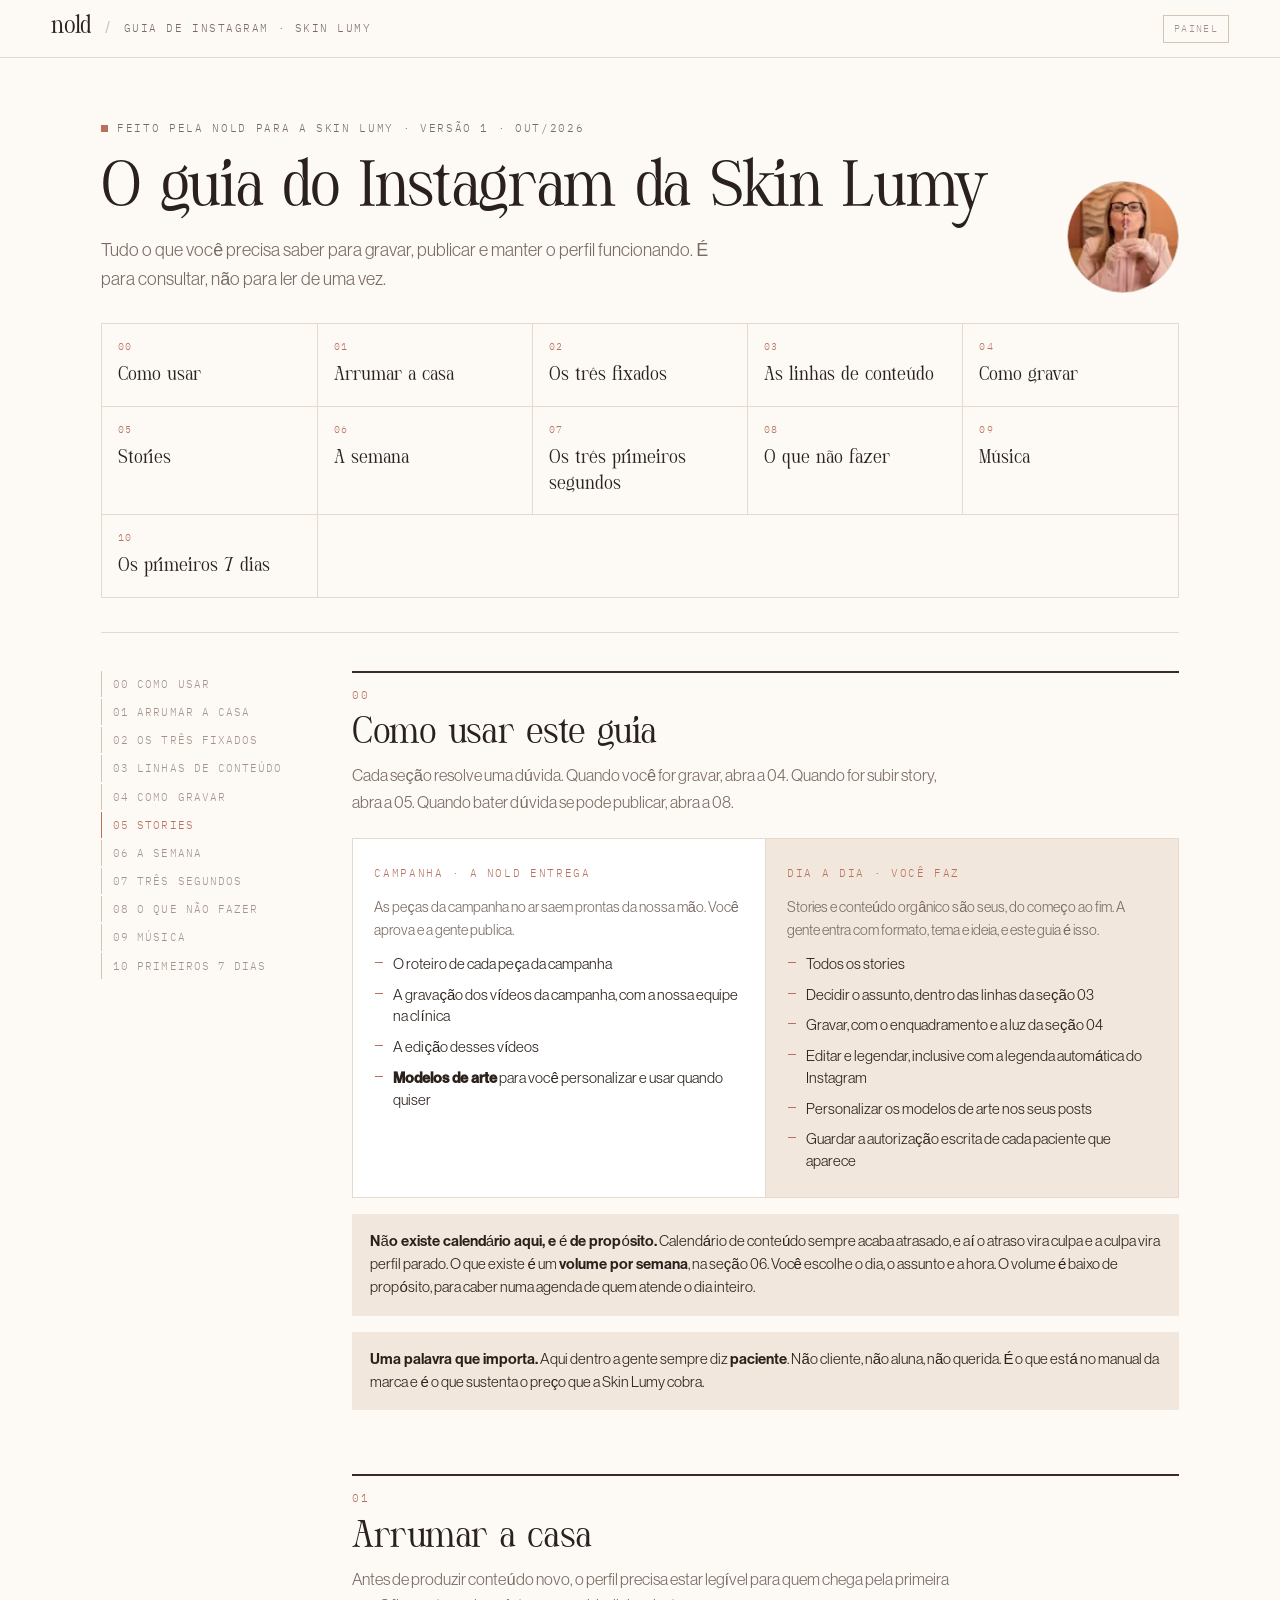
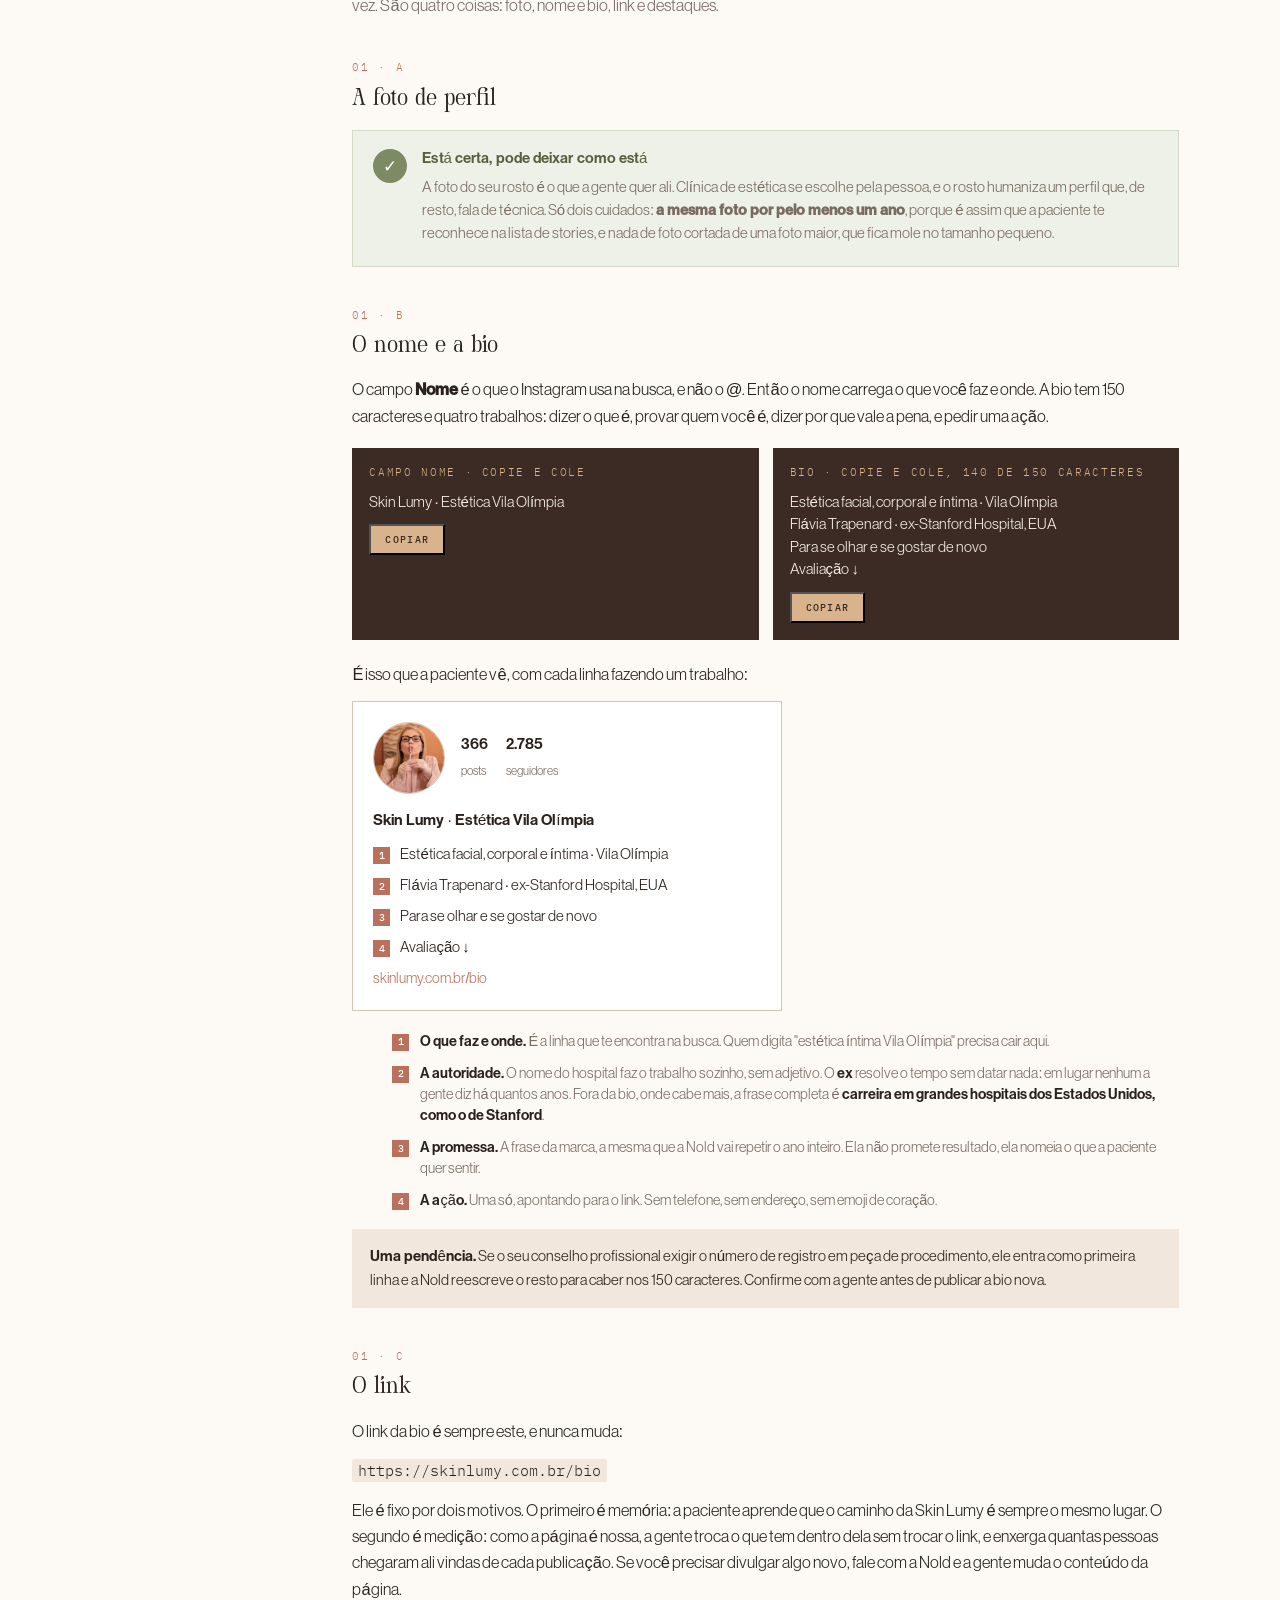
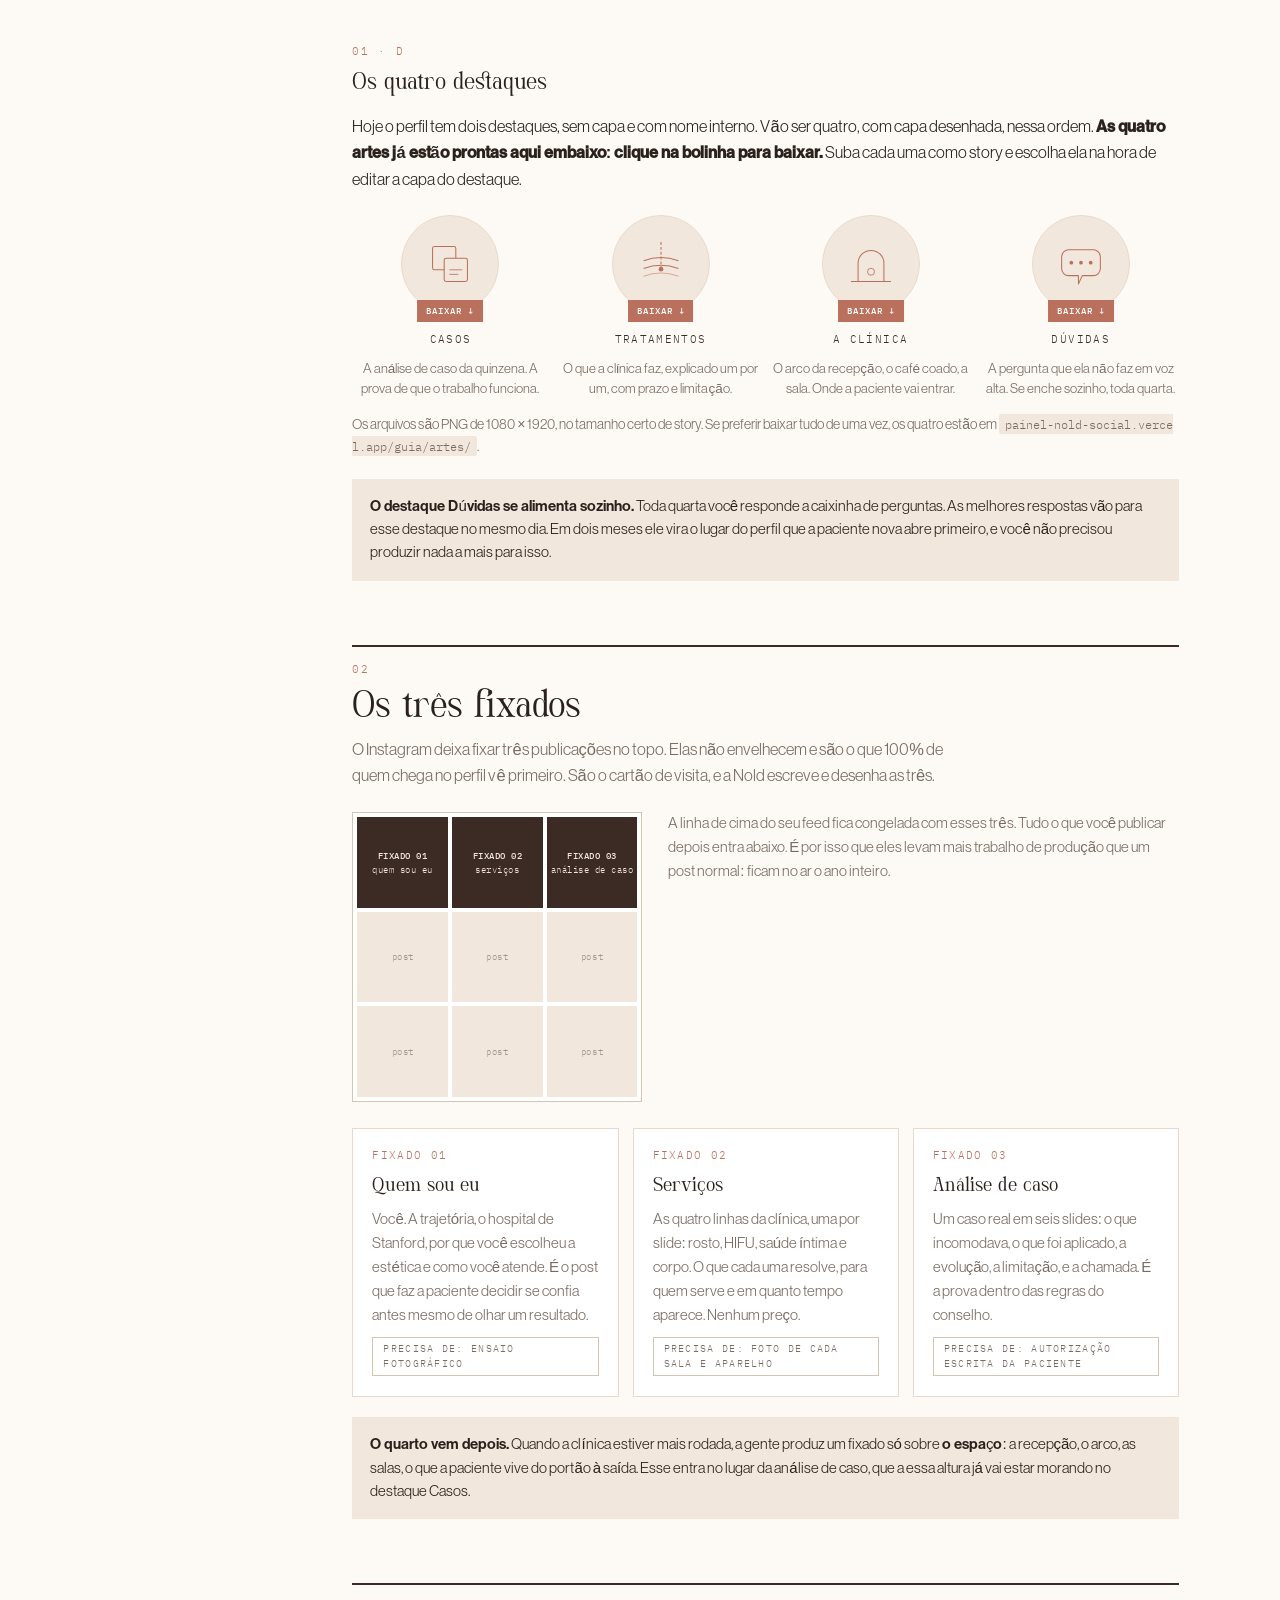
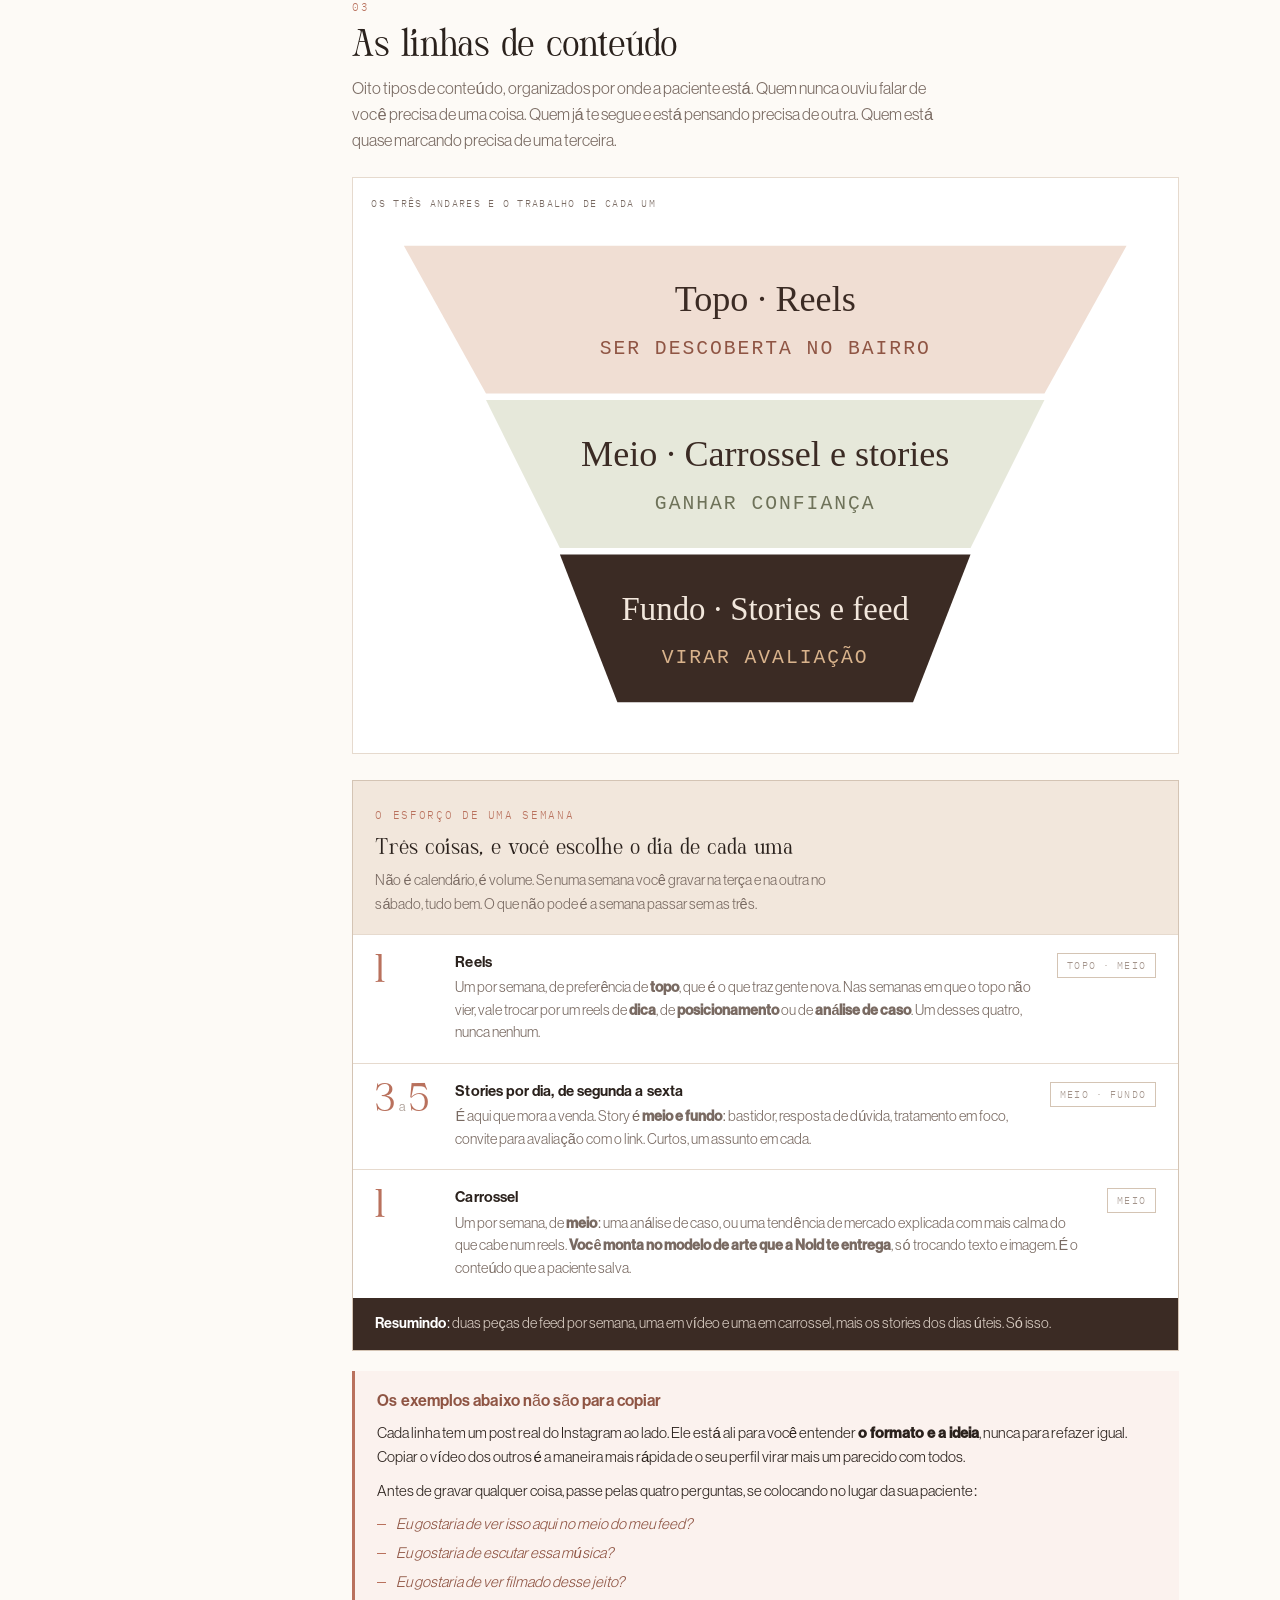
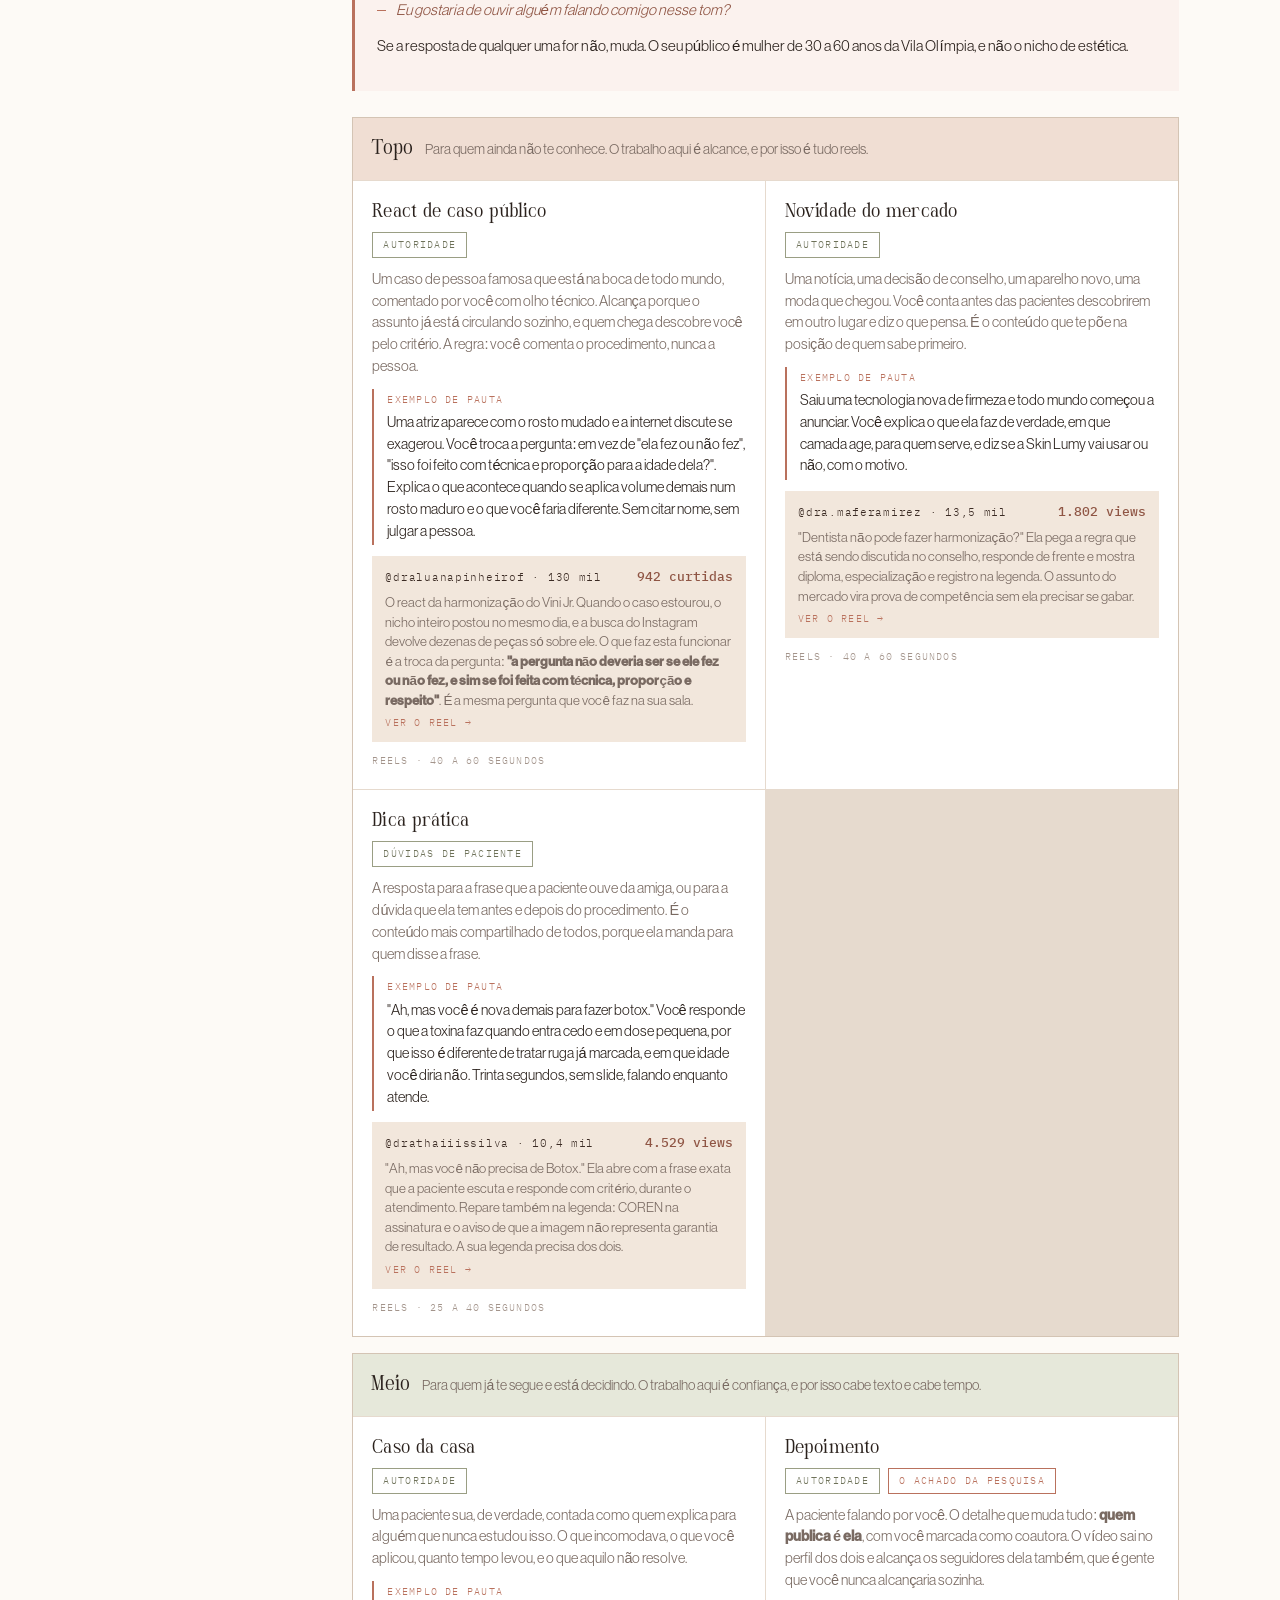
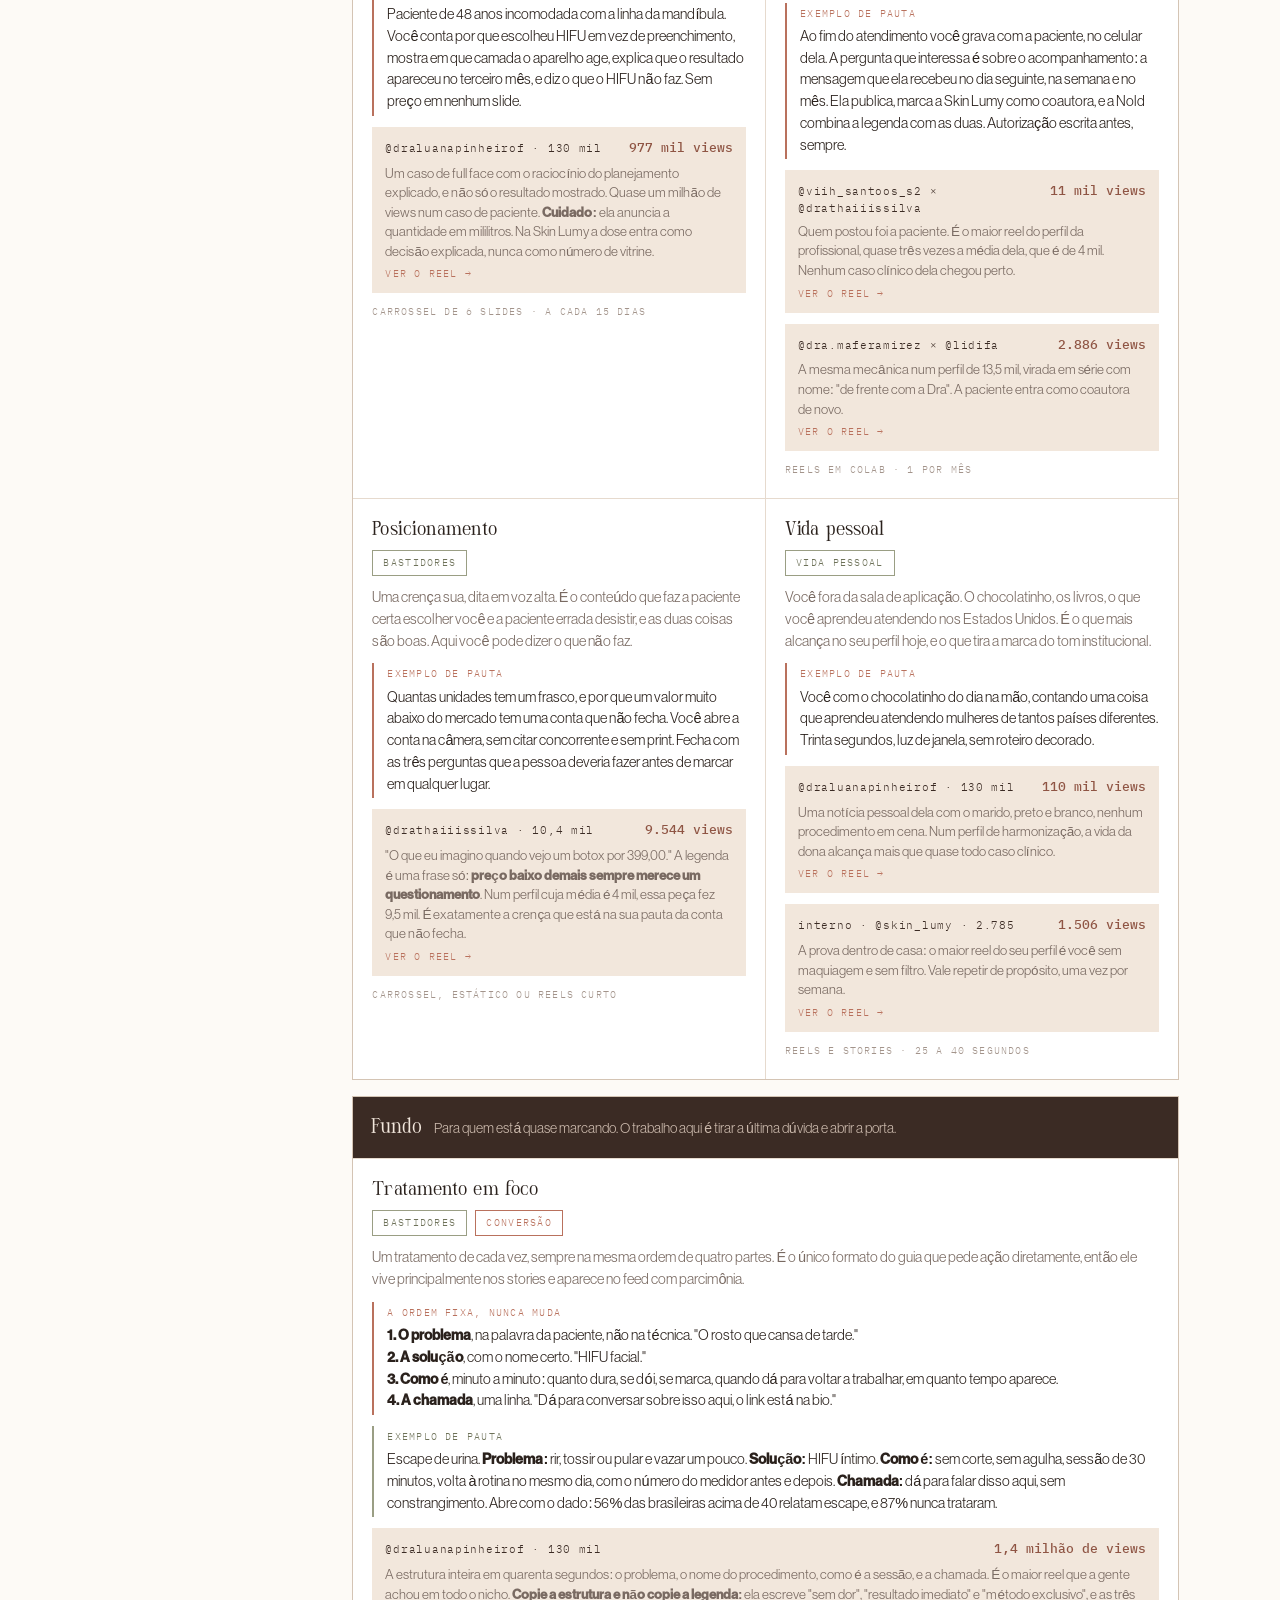
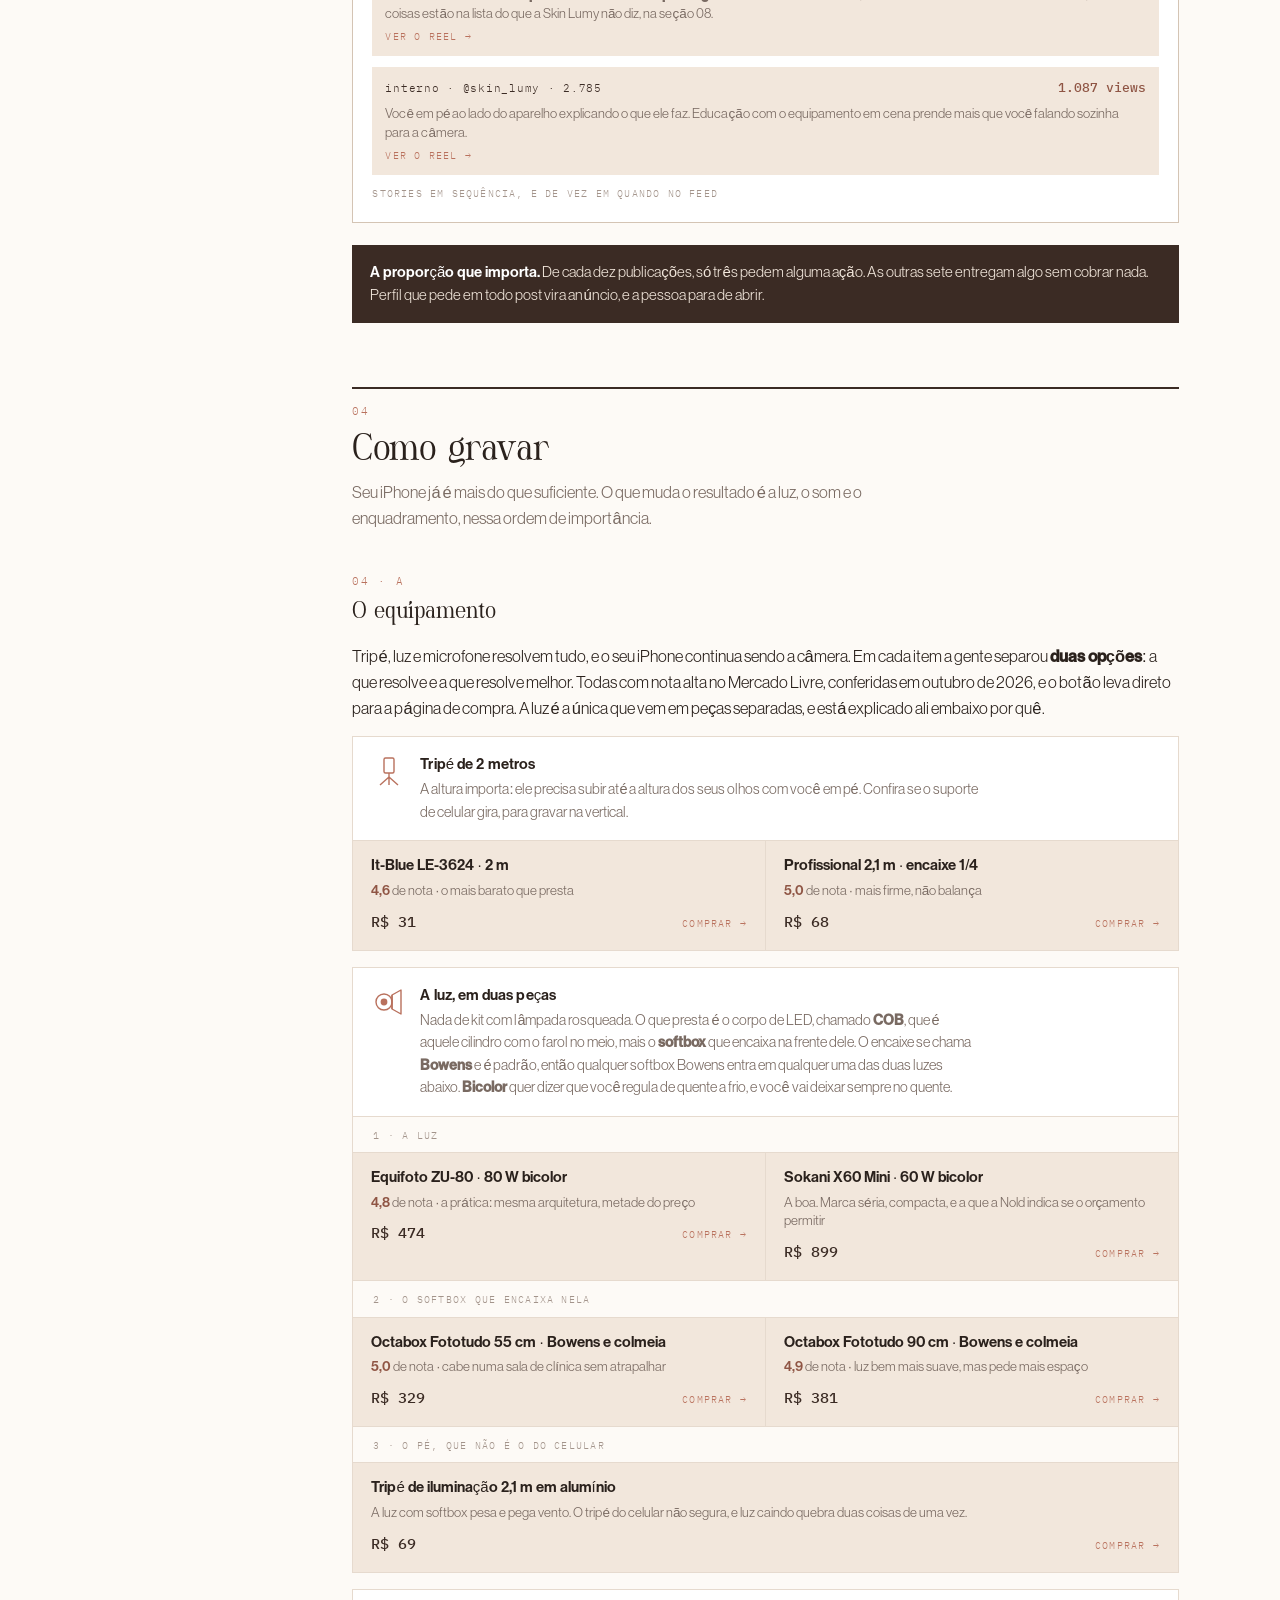
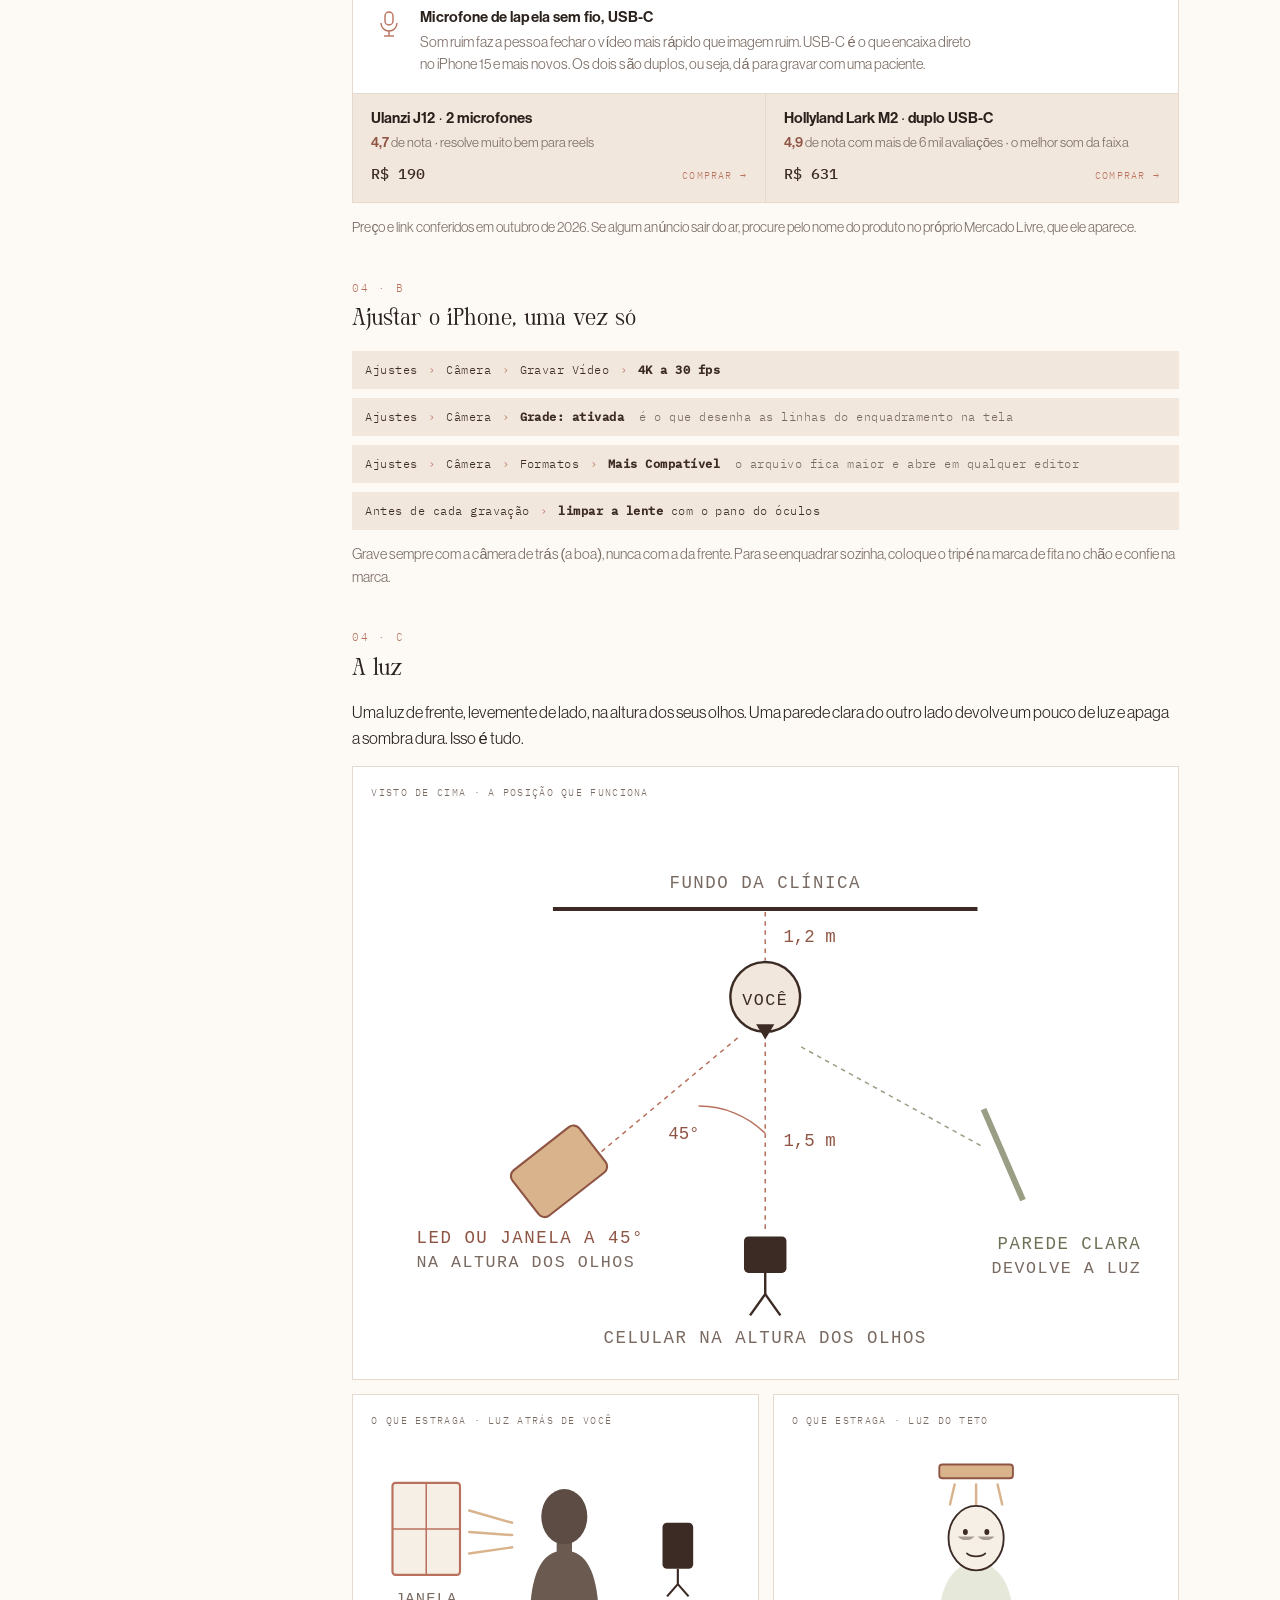
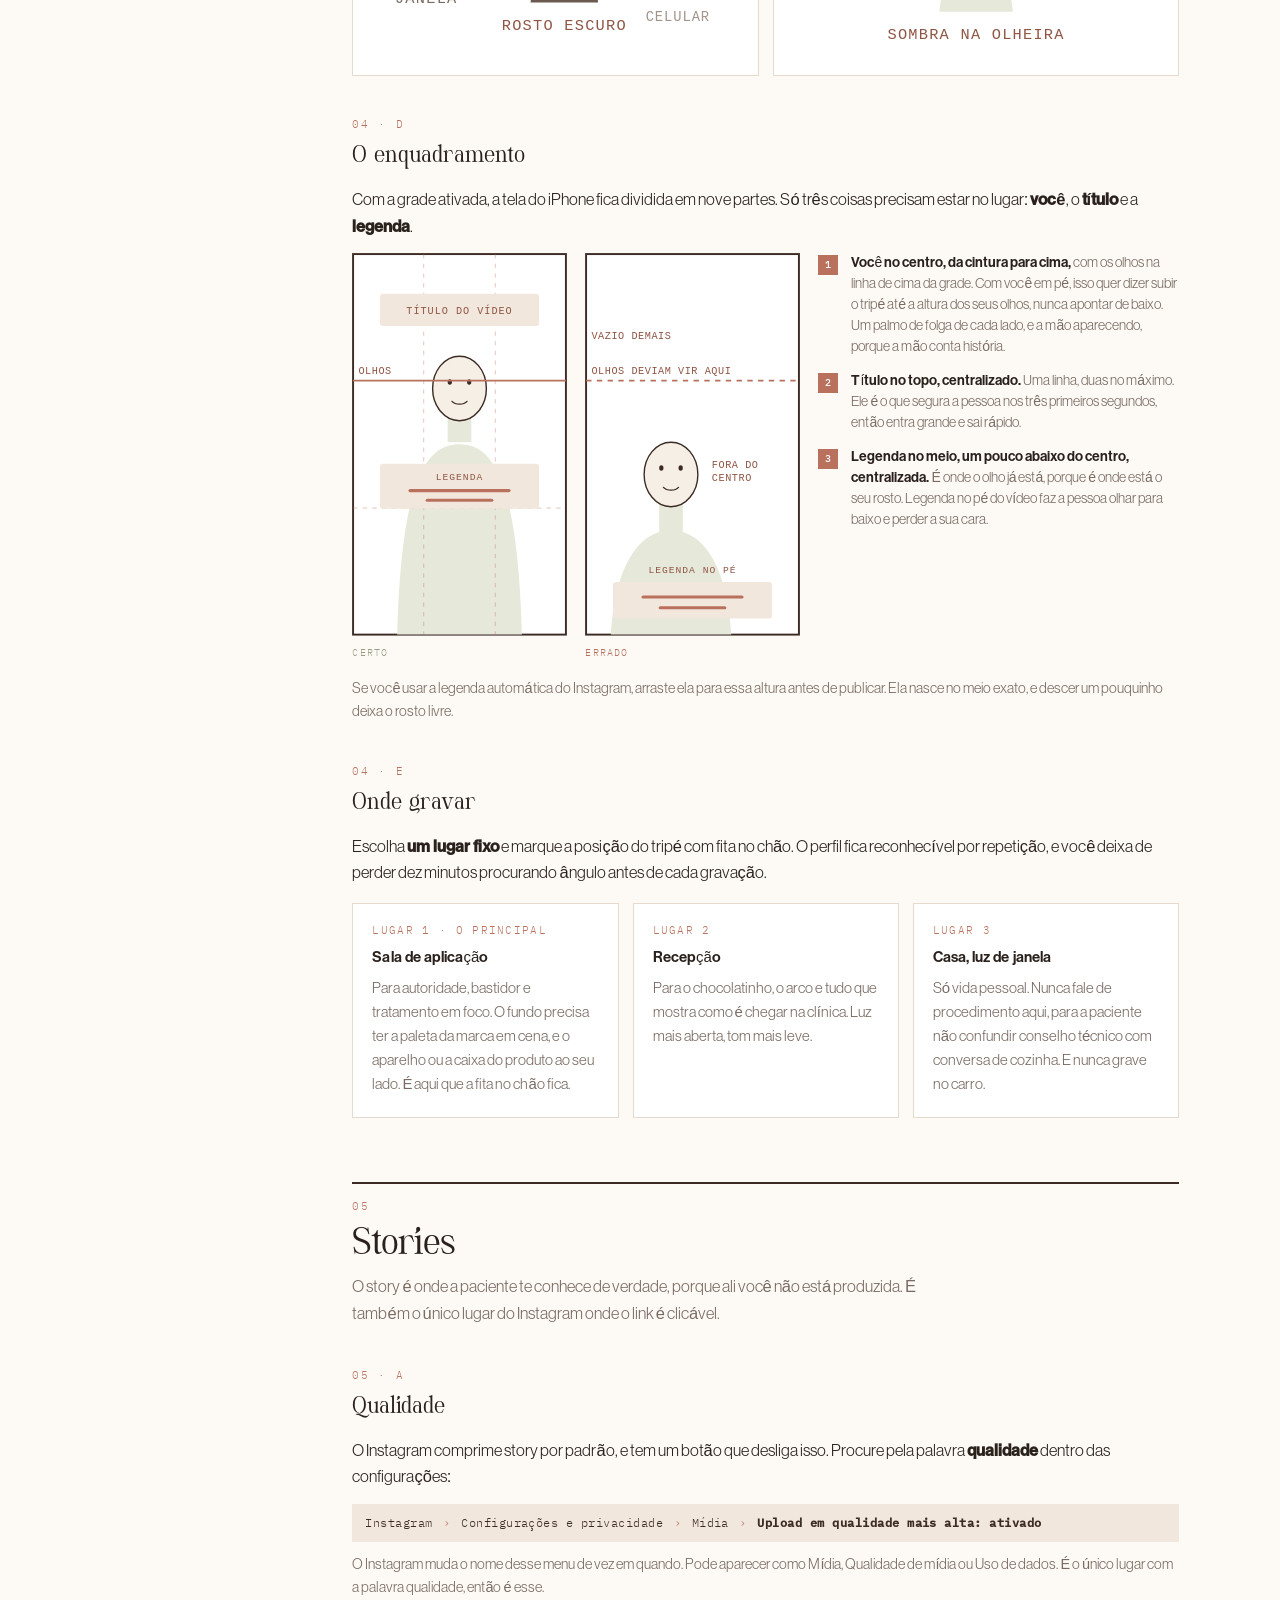
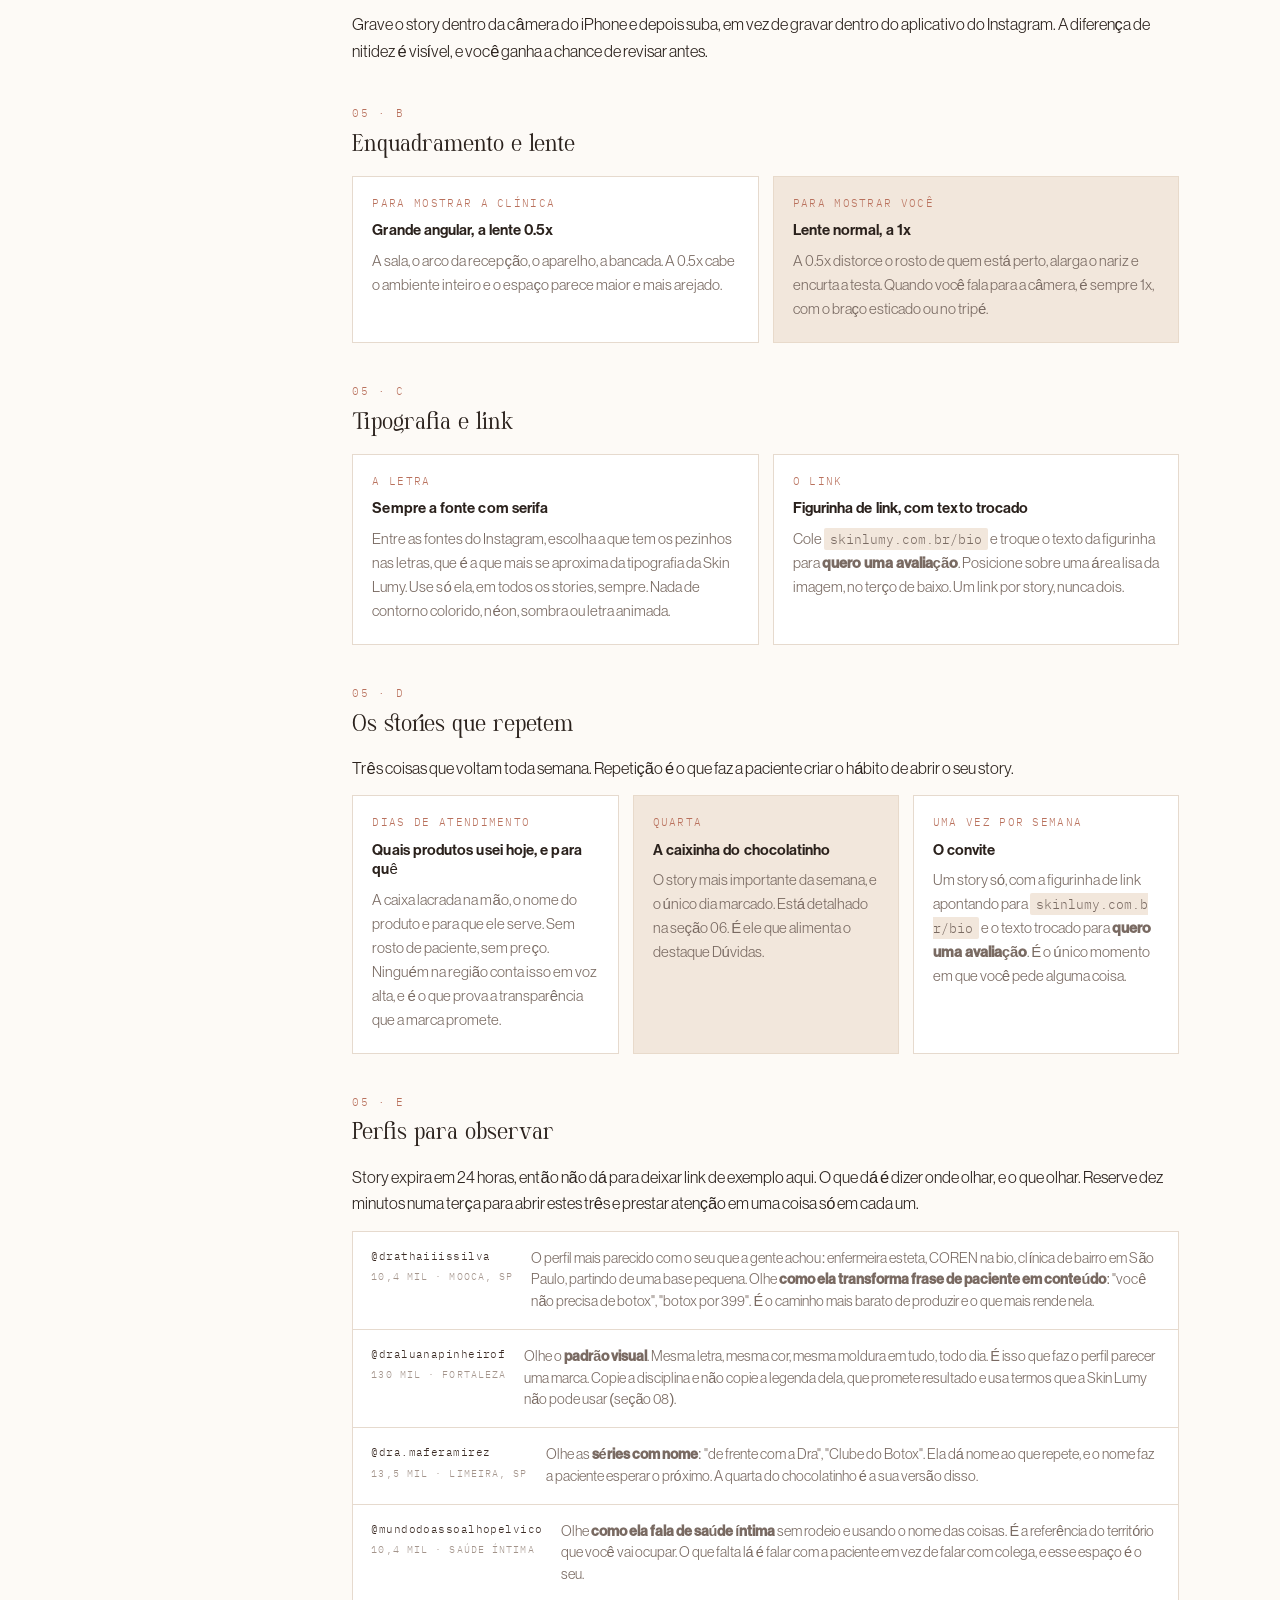
<file: guia/skinlumy.html>
<!doctype html>
<html lang="pt-BR">
<head>
<meta charset="utf-8">
<meta name="viewport" content="width=device-width,initial-scale=1">
<title>Guia de Instagram · Skin Lumy</title>
<meta name="description" content="Como usar o Instagram da Skin Lumy: perfil, destaques, linhas de conteúdo, como gravar, stories, cadência e o que não fazer.">
<meta name="theme-color" content="#FDFAF6">
<meta name="robots" content="noindex">

<style>
@font-face{font-family:'Hebrinks';src:url('../fonts/dthebrinks.woff2') format('woff2');font-weight:400;font-display:swap}
@font-face{font-family:'Hebrinks';src:url('../fonts/dthebrinks-italic.woff2') format('woff2');font-weight:400;font-style:italic;font-display:swap}
@font-face{font-family:'Haas';src:url('../fonts/haas-light.woff2') format('woff2');font-weight:300;font-display:swap}
@font-face{font-family:'Haas';src:url('../fonts/haas-roman.woff2') format('woff2');font-weight:400;font-display:swap}
@font-face{font-family:'Haas';src:url('../fonts/haas-medium.woff2') format('woff2');font-weight:500;font-display:swap}
@font-face{font-family:'Plex';src:url('../fonts/plexmono-300.woff2') format('woff2');font-weight:300;font-display:swap}
@font-face{font-family:'Plex';src:url('../fonts/plexmono-500.woff2') format('woff2');font-weight:500;font-display:swap}

:root{
  color-scheme:light;
  --paper:#FDFAF6; --card:#FFFFFF; --creme:#F2E7DC; --creme-d:#E8DACB;
  --terra:#B9715D; --terra-d:#8F5544; --salvia:#9A9E84; --salvia-l:#C6CAB0;
  --cacau:#3B2B24; --ouro:#D9B38C;
  --ink:#2A211C; --gray:#796A62; --gray-l:#A3948B;
  --line:#E6DACE; --line-2:#D4C4B4;
  --serif:'Hebrinks',Georgia,'Times New Roman',serif;
  --sans:'Haas',ui-sans-serif,-apple-system,'Helvetica Neue',Arial,sans-serif;
  --mono:'Plex',ui-monospace,'SF Mono',Menlo,monospace;
  --pad:clamp(18px,4vw,52px);
}
*{box-sizing:border-box}
*,*::before,*::after{animation:none!important;transition:none!important}
html{-webkit-text-size-adjust:100%;scroll-behavior:auto}
body{margin:0;background:var(--paper);color:var(--ink);
  font-family:var(--sans);font-weight:300;font-size:16.5px;line-height:1.6;-webkit-font-smoothing:antialiased}
img{max-width:100%;display:block}
a{color:inherit;text-decoration:none}
svg{display:block;max-width:100%;height:auto}

/* ---------- primitivas ---------- */
.mono{font-family:var(--mono);font-weight:300;font-size:11px;letter-spacing:.15em;
  text-transform:uppercase;color:var(--gray)}
.mono.t{color:var(--terra)}
.mark{display:inline-flex;align-items:center;gap:9px}
.mark::before{content:'';width:7px;height:7px;background:var(--terra);flex:none}
.tag{display:inline-block;font-family:var(--mono);font-weight:300;font-size:10px;
  letter-spacing:.13em;text-transform:uppercase;color:var(--gray);
  border:1px solid var(--line-2);padding:4px 10px;white-space:nowrap}
.tag.t{border-color:var(--terra);color:var(--terra)}
.tag.s{background:var(--cacau);border-color:var(--cacau);color:var(--creme)}
.tag.sv{border-color:var(--salvia);color:#6E7259}
.row{display:flex;gap:8px;flex-wrap:wrap;align-items:center}
.muted{color:var(--gray)}
code{font-family:var(--mono);font-size:.88em;background:var(--creme);
  padding:2px 6px;border-radius:2px;word-break:break-all}

/* ---------- chrome ---------- */
.top{position:sticky;top:env(safe-area-inset-top,0px);z-index:40;background:var(--paper);
  border-bottom:1px solid var(--line);display:flex;align-items:center;gap:14px;
  padding:0 var(--pad);height:58px}
.top .logo{font-family:var(--serif);font-size:25px;line-height:1;padding-bottom:4px}
.top .sep{color:var(--line-2)}
.top .who{font-family:var(--mono);font-size:11px;letter-spacing:.14em;text-transform:uppercase;
  color:var(--gray);flex:1;overflow:hidden;white-space:nowrap;text-overflow:ellipsis}
.top .back{font-family:var(--mono);font-size:10px;letter-spacing:.13em;text-transform:uppercase;
  color:var(--gray-l);border:1px solid var(--line-2);padding:5px 10px}

.wrap{max-width:1180px;margin:0 auto;padding:clamp(26px,5vw,56px) var(--pad) 100px}

/* ---------- capa ---------- */
h1{font-family:var(--serif);font-weight:400;font-size:clamp(36px,7vw,66px);
  line-height:1.02;letter-spacing:-.02em;margin:14px 0 14px;text-wrap:balance}
.lead{color:var(--gray);font-size:18px;max-width:58ch;margin:0}
.hero{border-bottom:1px solid var(--line);padding-bottom:34px;margin-bottom:38px}
.heroflex{display:flex;gap:28px;align-items:flex-end;flex-wrap:wrap}
.heroflex>div:first-child{flex:1 1 440px;min-width:0}
.hav{width:112px;height:112px;border-radius:50%;object-fit:cover;border:1px solid var(--line-2);flex:none}

/* ---------- índice ---------- */
.toc{display:grid;grid-template-columns:repeat(auto-fill,minmax(188px,1fr));gap:1px;
  border:1px solid var(--line);margin:30px 0 0}
.toc a{background:var(--paper);padding:15px 16px 17px;display:block;min-width:0;
  outline:1px solid var(--line)}
.toc a:hover{background:var(--creme)}
.toc .n{font-family:var(--mono);font-size:10px;letter-spacing:.13em;color:var(--terra);display:block;margin-bottom:7px}
.toc .t{font-family:var(--serif);font-size:19px;line-height:1.15}

/* ---------- layout de corpo ---------- */
.cols{display:grid;grid-template-columns:200px 1fr;gap:clamp(26px,4vw,58px);align-items:start}
.side{position:sticky;top:calc(58px + env(safe-area-inset-top,0px) + 22px);display:flex;flex-direction:column;gap:2px}
.side a{font-family:var(--mono);font-size:10.5px;letter-spacing:.1em;text-transform:uppercase;
  color:var(--gray-l);padding:6px 0 6px 11px;border-left:1px solid var(--line-2);line-height:1.35}
.side a.act{color:var(--terra);border-left-color:var(--terra)}
.side a:hover{color:var(--ink)}
.body{min-width:0;display:flex;flex-direction:column;gap:64px}

.blk{scroll-margin-top:calc(58px + env(safe-area-inset-top,0px) + 18px);min-width:0}
.bhead{border-top:2px solid var(--cacau);padding-top:14px;margin-bottom:22px}
.bhead .n{font-family:var(--mono);font-size:11px;letter-spacing:.16em;color:var(--terra);display:block;margin-bottom:9px}
h2{font-family:var(--serif);font-weight:400;font-size:clamp(27px,4vw,38px);line-height:1.05;
  letter-spacing:-.015em;margin:0;text-wrap:balance}
.bhead p{color:var(--gray);margin:10px 0 0;max-width:60ch}
h3{font-family:var(--serif);font-weight:400;font-size:22px;line-height:1.18;margin:0}
h4{font-family:var(--sans);font-weight:500;font-size:15px;line-height:1.3;margin:0;letter-spacing:.005em}
.sub{margin:40px 0 18px;display:flex;flex-direction:column;gap:5px}
.sub h3{font-size:24px}
.sub .mono{margin-bottom:2px}
p{margin:0 0 13px}
p:last-child{margin-bottom:0}
.note{background:var(--creme);padding:16px 18px;font-size:15px;line-height:1.55}
.note b{font-weight:500}
.note.dark{background:var(--cacau);color:var(--creme)}
.note.dark b{color:#fff}

/* ---------- cartões ---------- */
.grid{display:grid;gap:14px}
.g2{grid-template-columns:repeat(auto-fit,minmax(270px,1fr))}
.g3{grid-template-columns:repeat(auto-fit,minmax(222px,1fr))}
.g4{grid-template-columns:repeat(auto-fit,minmax(168px,1fr))}
.card{background:var(--card);border:1px solid var(--line);padding:18px 19px 20px;min-width:0;
  display:flex;flex-direction:column;gap:9px}
.card .mono{letter-spacing:.12em}
.card p{font-size:15px;color:var(--gray);margin:0}
.card.fill{background:var(--creme);border-color:var(--creme-d)}
.card .tag{white-space:normal;line-height:1.45;align-self:flex-start;max-width:100%}

/* divisão de trabalho */
.split{display:grid;grid-template-columns:repeat(auto-fit,minmax(275px,1fr));gap:1px;
  background:var(--line);border:1px solid var(--line)}
.split>div{background:var(--card);padding:20px 21px 24px}
.split>div.them{background:var(--creme)}
.split ul{margin:12px 0 0;padding:0 0 0 1px;list-style:none;display:flex;flex-direction:column;gap:9px}
.split li{font-size:15px;padding-left:18px;position:relative;line-height:1.45}
.split li::before{content:'';position:absolute;left:0;top:8px;width:8px;height:1px;background:var(--terra)}

/* linhas editoriais */
.stage{border:1px solid var(--line-2);margin-bottom:16px}
.stage>header{display:flex;gap:12px;align-items:baseline;flex-wrap:wrap;
  padding:14px 18px;border-bottom:1px solid var(--line)}
.stage>header .lbl{font-family:var(--serif);font-size:21px}
.stage>header .gl{font-size:14px;color:var(--gray);flex:1;min-width:140px}
.stage.topo>header{background:#F0DED3}
.stage.meio>header{background:#E6E8DA}
.stage.fundo>header{background:var(--cacau)}
.stage.fundo>header .lbl{color:var(--creme)}
.stage.fundo>header .gl{color:#CBB9AC}
.lines{display:grid;gap:1px;background:var(--line);grid-template-columns:repeat(auto-fit,minmax(285px,1fr))}
.line{background:var(--card);padding:18px 19px 20px;display:flex;flex-direction:column;gap:11px;min-width:0}
.line .nm{display:flex;flex-direction:column;gap:7px}
.line .nm h4{font-family:var(--serif);font-weight:400;font-size:20px}
.line .wh{font-size:14.5px;color:var(--gray);margin:0;line-height:1.5}
.pauta{border-left:2px solid var(--terra);padding:3px 0 3px 13px}
.pauta .k{font-family:var(--mono);font-size:9.5px;letter-spacing:.13em;text-transform:uppercase;
  color:var(--terra);display:block;margin-bottom:5px}
.pauta p{font-size:14.5px;color:var(--ink);line-height:1.5;margin:0}
.ex{background:var(--creme);padding:11px 13px;display:flex;flex-direction:column;gap:5px}
.ex .hd{display:flex;gap:9px;align-items:baseline;justify-content:space-between}
.ex .at{font-family:var(--mono);font-size:10.5px;letter-spacing:.07em;text-transform:none;color:var(--cacau)}
.ex .vw{font-family:var(--mono);font-weight:500;font-size:13px;color:var(--terra-d);white-space:nowrap}
.ex .wy{font-size:13.5px;color:var(--gray);line-height:1.45}
.ex a{font-family:var(--mono);font-size:10px;letter-spacing:.12em;text-transform:uppercase;color:var(--terra)}
.ex a:hover{color:var(--terra-d)}
.whr{font-family:var(--mono);font-size:10px;letter-spacing:.12em;text-transform:uppercase;color:var(--gray-l)}

/* tres regras do enquadramento */
.rule3{display:grid;grid-template-columns:22px 1fr;gap:11px;align-items:start}
.rule3 .n3{font-family:var(--mono);font-weight:500;font-size:10px;color:#fff;background:var(--terra);
  width:20px;height:20px;display:grid;place-items:center;margin-top:2px}
.rule3 p{font-size:14px;line-height:1.5;color:var(--gray);margin:0}
.rule3 p b{color:var(--ink);font-weight:500}

/* esforco da semana */
.effort{border:1px solid var(--line-2);margin-bottom:20px}
.effort .ehead{padding:20px 22px 18px;border-bottom:1px solid var(--line);background:var(--creme)}
.effort .ehead h3{margin:8px 0 8px}
.effort .ehead p{font-size:14.5px;color:var(--gray);margin:0;max-width:62ch}
.erows{display:grid;gap:1px;background:var(--line)}
.erow{background:var(--card);padding:18px 22px;display:grid;
  grid-template-columns:62px 1fr auto;gap:18px;align-items:start}
.erow .enum{font-family:var(--serif);font-size:40px;line-height:.9;color:var(--terra);
  display:flex;align-items:baseline;gap:2px}
.erow .enum .es{font-family:var(--sans);font-size:13px;color:var(--gray-l);padding:0 2px}
.erow .etx h4{margin-bottom:5px}
.erow .etx p{font-size:14.5px;color:var(--gray);margin:0;line-height:1.55}
.erow .etag{font-family:var(--mono);font-size:9.5px;letter-spacing:.12em;text-transform:uppercase;
  color:var(--gray-l);border:1px solid var(--line-2);padding:4px 9px;white-space:nowrap}
.efoot{background:var(--cacau);color:#D8CCC2;padding:15px 22px;font-size:14.5px;line-height:1.55}
.efoot b{color:#fff;font-weight:500}
@media(max-width:620px){
  .erow{grid-template-columns:48px 1fr}
  .erow .enum{font-size:32px}
  .erow .etag{grid-column:2}
}

/* aviso de nao copiar */
.warn{border-left:3px solid var(--terra);background:#FBF2EE;padding:20px 22px 22px;margin-bottom:26px}
.warn h4{color:var(--terra-d);font-size:16px;margin-bottom:10px}
.warn p{font-size:15px;color:var(--ink);line-height:1.55;margin:0 0 11px}
.warn ul{margin:0 0 13px;padding:0;list-style:none;display:flex;flex-direction:column;gap:7px}
.warn li{font-size:15px;line-height:1.45;padding-left:19px;position:relative;font-style:italic;color:var(--terra-d)}
.warn li::before{content:'';position:absolute;left:0;top:10px;width:9px;height:1px;background:var(--terra)}

/* perfil mock */
.mock{background:var(--card);border:1px solid var(--line-2);padding:20px;max-width:430px}
.mock .mh{display:flex;gap:16px;align-items:center;margin-bottom:14px}
.mock .mav{width:72px;height:72px;border-radius:50%;flex:none;border:1px solid var(--line-2);
  display:grid;place-items:center;background:var(--creme);overflow:hidden}
.mock .mstat{display:flex;gap:18px}
.mock .mstat b{display:block;font-weight:500;font-size:15px}
.mock .mstat span{font-size:12px;color:var(--gray)}
.bioline{display:flex;gap:10px;align-items:flex-start;padding:5px 0;font-size:15px;line-height:1.4}
.bioline .bn{font-family:var(--mono);font-weight:500;font-size:10px;color:#fff;background:var(--terra);
  width:17px;height:17px;flex:none;display:grid;place-items:center;margin-top:3px}
.bioname{font-weight:500;font-size:15.5px;margin-bottom:6px}
.biolink{color:var(--terra);font-size:14.5px;margin-top:4px;word-break:break-all}
.annot{display:flex;flex-direction:column;gap:11px;margin-top:20px}
.annot li{list-style:none;display:flex;gap:11px;font-size:14.5px;line-height:1.45;color:var(--gray)}
.annot ol{margin:0;padding:0}
.annot .bn{font-family:var(--mono);font-weight:500;font-size:10px;color:#fff;background:var(--terra);
  width:17px;height:17px;flex:none;display:grid;place-items:center;margin-top:3px}
.annot b{color:var(--ink);font-weight:500}

/* avatar escala */
.scale{display:flex;gap:26px;flex-wrap:wrap;align-items:flex-end}
.scaleset{display:flex;gap:10px;align-items:flex-end}
.scaleset img,.scaleset .sl{border-radius:50%;border:1px solid var(--line-2);flex:none;object-fit:cover}
.scalecol{display:flex;flex-direction:column;gap:11px}

/* confirmacao */
.okbox{display:grid;grid-template-columns:34px 1fr;gap:15px;background:#EEF1E7;
  border:1px solid #D3DAC5;padding:18px 20px 20px;align-items:start}
.okbox .ok{width:34px;height:34px;border-radius:50%;background:#7E8A63;color:#fff;
  display:grid;place-items:center;font-size:17px;line-height:1}
.okbox h4{color:#56603F;margin-bottom:7px}
.okbox p{font-size:15px;color:var(--gray);margin:0;line-height:1.55}

/* copia e cola */
.copyrow{display:grid;grid-template-columns:repeat(auto-fit,minmax(260px,1fr));gap:14px;margin-top:18px}
.copybox{background:var(--cacau);padding:16px 17px 17px;display:flex;flex-direction:column;gap:10px;min-width:0}
.copybox .mono.t{color:var(--ouro)}
.copybox pre{margin:0;font-family:var(--sans);font-weight:300;font-size:15px;line-height:1.5;
  color:#F7EFE7;white-space:pre-wrap;word-break:break-word}
.cpnota{font-size:12.5px;line-height:1.45;color:#C8B89F;margin:0}
.cpnota b{color:var(--ouro);font-weight:500}
.cpbtn{align-self:flex-start;font-family:var(--mono);font-size:10px;letter-spacing:.13em;
  text-transform:uppercase;color:var(--cacau);background:var(--ouro);padding:7px 14px;cursor:pointer}
.cpbtn:hover{background:#E8C9A6}
.cpbtn[data-done]{background:#9AA87E;color:#fff}

/* destaques */
.hl{display:flex;flex-direction:column;gap:11px;align-items:center;text-align:center}
.hl .cv{position:relative;width:98px;height:98px;border-radius:50%;background:var(--creme);
  border:1px solid var(--creme-d);display:grid;place-items:center;margin-bottom:7px}
.hl a.cv:hover{background:#EBDCCB;border-color:var(--terra)}
.hl .cv .dl{position:absolute;left:50%;transform:translateX(-50%);bottom:-10px;
  background:var(--terra);color:#fff;font-family:var(--mono);font-weight:500;font-size:9px;
  letter-spacing:.11em;text-transform:uppercase;padding:4px 9px;white-space:nowrap}
.hl .nmh{font-family:var(--mono);font-size:10.5px;letter-spacing:.13em;text-transform:uppercase;color:var(--cacau)}
.hl p{font-size:13.5px;color:var(--gray);line-height:1.45;margin:0}

/* fixados grid */
.pins{display:grid;grid-template-columns:repeat(3,1fr);gap:4px;max-width:330px;
  border:1px solid var(--line-2);padding:4px;background:var(--card)}
.pins div{aspect-ratio:1;background:var(--creme);display:flex;flex-direction:column;
  align-items:center;justify-content:center;gap:3px;overflow:hidden;
  font-family:var(--mono);font-size:8.5px;letter-spacing:.06em;line-height:1.3;
  color:var(--gray-l);text-align:center;padding:6px 4px}
.pins div b{font-weight:500;display:block}
.pins div.p{background:var(--cacau);color:var(--creme)}

/* equipamento */
.kit2{display:flex;flex-direction:column;gap:16px}
.kitgrp{border:1px solid var(--line);background:var(--card)}
.kitlbl{display:grid;grid-template-columns:32px 1fr;gap:15px;padding:18px 20px 16px;align-items:start}
.kitlbl .ic{width:32px;height:32px;color:var(--terra)}
.kitlbl h4{margin-bottom:5px}
.kitlbl p{font-size:14.5px;color:var(--gray);margin:0;line-height:1.55;max-width:70ch}
.sublbl{font-family:var(--mono);font-size:9.5px;letter-spacing:.13em;text-transform:uppercase;
  color:var(--gray-l);padding:11px 20px 9px;border-top:1px solid var(--line);background:var(--paper)}
.prods{display:grid;grid-template-columns:repeat(auto-fit,minmax(250px,1fr));gap:1px;
  background:var(--line);border-top:1px solid var(--line)}
.prod{background:var(--creme);padding:15px 18px 16px;display:flex;flex-direction:column;gap:6px;min-width:0}
.prod:hover{background:#EBDCCB}
.prod .pnm{font-weight:500;font-size:15px;line-height:1.3}
.prod .pmeta{font-size:13.5px;color:var(--gray);line-height:1.4}
.prod .pmeta b{color:var(--terra-d);font-weight:500}
.prod .ppr{display:flex;justify-content:space-between;align-items:baseline;gap:12px;
  font-family:var(--mono);font-weight:500;font-size:15px;color:var(--cacau);margin-top:3px}
.prod .ppr span{font-weight:300;font-size:10px;letter-spacing:.12em;text-transform:uppercase;color:var(--terra)}

/* caminho de ajuste */
.path{display:flex;flex-direction:column;gap:9px}
.path div{font-family:var(--mono);font-size:12px;letter-spacing:.04em;color:var(--cacau);
  background:var(--creme);padding:10px 13px;line-height:1.5}
.path .ar{color:var(--terra);padding:0 3px}

/* diagramas */
.dia{background:var(--card);border:1px solid var(--line);padding:18px}
.dia .cap{font-family:var(--mono);font-size:10px;letter-spacing:.13em;text-transform:uppercase;
  color:var(--gray);margin-bottom:14px}
.dias{display:flex;gap:14px;flex-wrap:wrap}
.dias>.dia{flex:1 1 250px;min-width:0}
.frames{display:flex;gap:18px;flex-wrap:wrap;justify-content:flex-start}
.frames figure{margin:0;flex:0 1 215px;min-width:170px;display:flex;flex-direction:column;gap:9px}
.frames figcaption{font-family:var(--mono);font-size:10px;letter-spacing:.12em;text-transform:uppercase}
.frames .ok{color:var(--salvia);filter:none}
.frames .no{color:var(--terra)}

/* semana */
.weekstrip{display:grid;grid-template-columns:repeat(7,1fr);gap:1px;background:var(--line);
  border:1px solid var(--line);margin-bottom:16px}
.weekstrip>div{background:var(--card);padding:14px 11px 16px;min-width:0;
  display:flex;flex-direction:column;gap:6px;align-items:flex-start}
.weekstrip>div.off{background:#FAF6F1}
.weekstrip>div.fix{background:var(--creme);border-top:3px solid var(--terra);padding-top:11px}
.weekstrip .d{font-family:var(--mono);font-size:10px;letter-spacing:.13em;text-transform:uppercase;color:var(--terra)}
.weekstrip .fixo{font-family:var(--serif);font-size:17px;line-height:1.1;color:var(--cacau)}
.weekstrip .free{font-size:12.5px;line-height:1.3;color:var(--gray-l)}
.weekstrip>div.fix .free{color:var(--terra-d)}
@media(max-width:820px){.weekstrip{grid-template-columns:repeat(2,1fr)}}
@media(max-width:420px){.weekstrip{grid-template-columns:1fr}}

.weeksum{display:grid;grid-template-columns:repeat(auto-fit,minmax(270px,1fr));gap:1px;
  background:var(--line);border:1px solid var(--line)}
.weeksum>div{background:var(--cacau);color:#D8CCC2;padding:19px 21px 22px}
.weeksum>div .mono.t{color:var(--ouro)}
.weeksum ul{margin:13px 0 0;padding:0;list-style:none;display:flex;flex-direction:column;gap:9px}
.weeksum li{font-size:15px;line-height:1.45;padding-left:18px;position:relative}
.weeksum li b{color:#fff;font-weight:500}
.weeksum li::before{content:'';position:absolute;left:0;top:9px;width:9px;height:1px;background:var(--ouro)}
.weeksum>p{background:var(--card);color:var(--gray);padding:19px 21px 22px;font-size:14.5px;
  line-height:1.55;margin:0}

/* hooks sim/nao */
.hooks{display:grid;grid-template-columns:repeat(auto-fit,minmax(265px,1fr));gap:1px;
  background:var(--line);border:1px solid var(--line)}
.hooks>div{background:var(--card);padding:19px 20px 22px}
.hooks>div.bad{background:var(--creme)}
.hooks ul{margin:13px 0 0;padding:0;list-style:none;display:flex;flex-direction:column;gap:10px}
.hooks li{font-size:15px;line-height:1.45;padding-left:20px;position:relative}
.hooks .good li::before{content:'';position:absolute;left:0;top:7px;width:9px;height:9px;
  border:1px solid var(--salvia);background:var(--salvia-l)}
.hooks .bad li::before{content:'';position:absolute;left:0;top:11px;width:9px;height:1px;background:var(--terra)}
.hooks li i{font-style:normal;color:var(--gray);display:block;font-size:13.5px;margin-top:2px}

/* nao fazer */
.rules{display:grid;gap:1px;background:var(--line);border:1px solid var(--line)}
.rule{background:var(--card);padding:16px 18px;display:grid;grid-template-columns:1fr 1fr;gap:6px 20px}
.rule .no{font-size:15px;font-weight:400;line-height:1.4}
.rule .no b{font-weight:500;color:var(--terra-d)}
.rule .yes{font-size:14.5px;color:var(--gray);line-height:1.4}
.rule .yes .k{font-family:var(--mono);font-size:9.5px;letter-spacing:.13em;text-transform:uppercase;
  color:var(--salvia);display:block;margin-bottom:3px}
@media(max-width:620px){.rule{grid-template-columns:1fr}}
.live{border:1px solid var(--terra);background:#FBF0EC;padding:18px 19px 20px}
.live h4{color:var(--terra-d);margin-bottom:12px}
.live ul{margin:0;padding:0;list-style:none;display:flex;flex-direction:column;gap:12px}
.live li{font-size:15px;line-height:1.45}
.live li span{display:block;color:var(--gray);font-size:14px;margin-top:3px}

/* checklist */
.check{display:grid;gap:1px;background:var(--line);border:1px solid var(--line)}
.ck{background:var(--card);padding:0}
.ck label{display:grid;grid-template-columns:22px 58px 1fr;gap:13px;align-items:start;
  padding:15px 18px;cursor:pointer}
.ck input{appearance:none;width:17px;height:17px;border:1px solid var(--line-2);
  background:var(--paper);margin:3px 0 0;cursor:pointer;flex:none;display:grid;place-items:center}
.ck input:checked{background:var(--cacau);border-color:var(--cacau)}
.ck input:checked::after{content:'';width:8px;height:4px;border-left:1.5px solid var(--creme);
  border-bottom:1.5px solid var(--creme);transform:rotate(-45deg);margin-top:-2px}
.ck .dy{font-family:var(--mono);font-size:10px;letter-spacing:.11em;text-transform:uppercase;
  color:var(--terra);padding-top:4px}
.ck .tx{font-size:15px;line-height:1.45}
.ck .tx span{display:block;color:var(--gray);font-size:13.5px;margin-top:2px}
.ck input:checked ~ .tx{color:var(--gray-l)}
@media(max-width:520px){.ck label{grid-template-columns:22px 1fr}.ck .dy{grid-column:2}}

/* refs de stories */
.obs{display:grid;gap:1px;background:var(--line);border:1px solid var(--line)}
.obsrow{background:var(--card);padding:16px 18px;display:grid;grid-template-columns:auto 1fr;gap:6px 18px}
.obsrow .at{font-family:var(--mono);font-size:11px;letter-spacing:.04em;color:var(--cacau);white-space:nowrap}
.obsrow .at span{display:block;color:var(--gray-l);font-size:10px;letter-spacing:.11em;
  text-transform:uppercase;margin-top:4px}
.obsrow .w{font-size:14.5px;color:var(--gray);line-height:1.5}
@media(max-width:560px){.obsrow{grid-template-columns:1fr}}

/* fim */
.end{border-top:2px solid var(--cacau);margin-top:72px;padding-top:26px;
  display:flex;gap:22px;justify-content:space-between;flex-wrap:wrap;align-items:flex-end}
.foot{border-top:1px solid var(--line);padding:18px var(--pad);display:flex;
  justify-content:space-between;gap:14px;flex-wrap:wrap}

@media(max-width:900px){
  .cols{grid-template-columns:1fr}
  .side{display:none}
}
</style>
</head>
<body>

<header class="top">
  <span class="logo">nold</span>
  <span class="sep">/</span>
  <span class="who">Guia de Instagram · Skin Lumy</span>
  <a class="back" href="../#/c/skinlumy">painel</a>
</header>

<main class="wrap">

  <!-- ============ CAPA ============ -->
  <div class="hero">
    <div class="heroflex">
      <div>
        <span class="mono mark">Feito pela Nold para a Skin Lumy · versão 1 · out/2026</span>
        <h1>O guia do Instagram da Skin Lumy</h1>
        <p class="lead">Tudo o que você precisa saber para gravar, publicar e manter o perfil
        funcionando. É para consultar, não para ler de uma vez.</p>
      </div>
      <img class="hav" src="../img/skinlumy/avatar.webp" alt="Flávia Trapenard">
    </div>

    <nav class="toc">
      <a href="#s0"><span class="n">00</span><span class="t">Como usar</span></a>
      <a href="#s1"><span class="n">01</span><span class="t">Arrumar a casa</span></a>
      <a href="#s2"><span class="n">02</span><span class="t">Os três fixados</span></a>
      <a href="#s3"><span class="n">03</span><span class="t">As linhas de conteúdo</span></a>
      <a href="#s4"><span class="n">04</span><span class="t">Como gravar</span></a>
      <a href="#s5"><span class="n">05</span><span class="t">Stories</span></a>
      <a href="#s6"><span class="n">06</span><span class="t">A semana</span></a>
      <a href="#s7"><span class="n">07</span><span class="t">Os três primeiros segundos</span></a>
      <a href="#s8"><span class="n">08</span><span class="t">O que não fazer</span></a>
      <a href="#s9"><span class="n">09</span><span class="t">Música</span></a>
      <a href="#s10"><span class="n">10</span><span class="t">Os primeiros 7 dias</span></a>
    </nav>
  </div>

  <div class="cols">

    <!-- ============ SIDE NAV ============ -->
    <nav class="side" id="side">
      <a href="#s0" data-j="s0">00 Como usar</a>
      <a href="#s1" data-j="s1">01 Arrumar a casa</a>
      <a href="#s2" data-j="s2">02 Os três fixados</a>
      <a href="#s3" data-j="s3">03 Linhas de conteúdo</a>
      <a href="#s4" data-j="s4">04 Como gravar</a>
      <a href="#s5" data-j="s5">05 Stories</a>
      <a href="#s6" data-j="s6">06 A semana</a>
      <a href="#s7" data-j="s7">07 Três segundos</a>
      <a href="#s8" data-j="s8">08 O que não fazer</a>
      <a href="#s9" data-j="s9">09 Música</a>
      <a href="#s10" data-j="s10">10 Primeiros 7 dias</a>
    </nav>

    <div class="body">

      <!-- ======================= 00 ======================= -->
      <section class="blk" id="s0">
        <div class="bhead">
          <span class="n">00</span>
          <h2>Como usar este guia</h2>
          <p>Cada seção resolve uma dúvida. Quando você for gravar, abra a 04. Quando for
          subir story, abra a 05. Quando bater dúvida se pode publicar, abra a 08.</p>
        </div>

        <div class="split">
          <div>
            <span class="mono t">Campanha · a Nold entrega</span>
            <p style="font-size:14.5px;color:var(--gray);margin:10px 0 0">As peças da
            campanha no ar saem prontas da nossa mão. Você aprova e a gente publica.</p>
            <ul>
              <li>O roteiro de cada peça da campanha</li>
              <li>A gravação dos vídeos da campanha, com a nossa equipe na clínica</li>
              <li>A edição desses vídeos</li>
              <li><b>Modelos de arte</b> para você personalizar e usar quando quiser</li>
            </ul>
          </div>
          <div class="them">
            <span class="mono t">Dia a dia · você faz</span>
            <p style="font-size:14.5px;color:var(--gray);margin:10px 0 0">Stories e
            conteúdo orgânico são seus, do começo ao fim. A gente entra com formato, tema e
            ideia, e este guia é isso.</p>
            <ul>
              <li>Todos os stories</li>
              <li>Decidir o assunto, dentro das linhas da seção 03</li>
              <li>Gravar, com o enquadramento e a luz da seção 04</li>
              <li>Editar e legendar, inclusive com a legenda automática do Instagram</li>
              <li>Personalizar os modelos de arte nos seus posts</li>
              <li>Guardar a autorização escrita de cada paciente que aparece</li>
            </ul>
          </div>
        </div>

        <div class="note" style="margin-top:16px">
          <b>Não existe calendário aqui, e é de propósito.</b> Calendário de conteúdo
          sempre acaba atrasado, e aí o atraso vira culpa e a culpa vira perfil parado. O
          que existe é um <b>volume por semana</b>, na seção 06. Você escolhe o dia, o
          assunto e a hora. O volume é baixo de propósito, para caber numa agenda de quem
          atende o dia inteiro.
        </div>

        <div class="note" style="margin-top:16px">
          <b>Uma palavra que importa.</b> Aqui dentro a gente sempre diz <b>paciente</b>.
          Não cliente, não aluna, não querida. É o que está no manual da marca e é o que
          sustenta o preço que a Skin Lumy cobra.
        </div>
      </section>

      <!-- ======================= 01 ======================= -->
      <section class="blk" id="s1">
        <div class="bhead">
          <span class="n">01</span>
          <h2>Arrumar a casa</h2>
          <p>Antes de produzir conteúdo novo, o perfil precisa estar legível para quem
          chega pela primeira vez. São quatro coisas: foto, nome e bio, link e destaques.</p>
        </div>

        <!-- foto -->
        <div class="sub"><span class="mono t">01 · a</span><h3>A foto de perfil</h3></div>
        <div class="okbox">
          <span class="ok">✓</span>
          <div>
            <h4>Está certa, pode deixar como está</h4>
            <p>A foto do seu rosto é o que a gente quer ali. Clínica de estética se escolhe
            pela pessoa, e o rosto humaniza um perfil que, de resto, fala de técnica. Só
            dois cuidados: <b>a mesma foto por pelo menos um ano</b>, porque é assim que a
            paciente te reconhece na lista de stories, e nada de foto cortada de uma foto
            maior, que fica mole no tamanho pequeno.</p>
          </div>
        </div>

        <!-- bio -->
        <div class="sub"><span class="mono t">01 · b</span><h3>O nome e a bio</h3></div>
        <p>O campo <b>Nome</b> é o que o Instagram usa na busca, e não o @. Então o nome
        carrega o que você faz e onde. A bio tem 150 caracteres e quatro trabalhos: dizer
        o que é, provar quem você é, dizer por que vale a pena, e pedir uma ação.</p>

        <div class="copyrow">
          <div class="copybox">
            <span class="mono t">Campo Nome · copie e cole</span>
            <pre id="cp-nome">Skin Lumy · Estética Vila Olímpia</pre>
            <button class="cpbtn" data-cp="cp-nome">copiar</button>
          </div>
          <div class="copybox">
            <span class="mono t">Bio · copie e cole, 140 de 150 caracteres</span>
            <pre id="cp-bio">Estética facial, corporal e íntima · Vila Olímpia
Flávia Trapenard · ex-Stanford Hospital, EUA
Para se olhar e se gostar de novo
Avaliação ↓</pre>
            <button class="cpbtn" data-cp="cp-bio">copiar</button>
          </div>
        </div>

        <p style="margin-top:22px">É isso que a paciente vê, com cada linha fazendo um
        trabalho:</p>

        <div class="mock">
          <div class="mh">
            <img class="mav" src="../img/skinlumy/avatar.webp" alt="Flávia Trapenard">
            <div class="mstat">
              <div><b>366</b><span>posts</span></div>
              <div><b>2.785</b><span>seguidores</span></div>
            </div>
          </div>
          <div class="bioname">Skin Lumy · Estética Vila Olímpia</div>
          <div class="bioline"><span class="bn">1</span><span>Estética facial, corporal e íntima · Vila Olímpia</span></div>
          <div class="bioline"><span class="bn">2</span><span>Flávia Trapenard · ex-Stanford Hospital, EUA</span></div>
          <div class="bioline"><span class="bn">3</span><span>Para se olhar e se gostar de novo</span></div>
          <div class="bioline"><span class="bn">4</span><span>Avaliação ↓</span></div>
          <div class="biolink">skinlumy.com.br/bio</div>
        </div>

        <ol class="annot">
          <li><span class="bn">1</span><span><b>O que faz e onde.</b> É a linha que te
          encontra na busca. Quem digita "estética íntima Vila Olímpia" precisa cair aqui.</span></li>
          <li><span class="bn">2</span><span><b>A autoridade.</b> O nome do hospital faz
          o trabalho sozinho, sem adjetivo. O <b>ex</b> resolve o tempo sem datar nada:
          em lugar nenhum a gente diz há quantos anos. Fora da bio, onde cabe mais, a
          frase completa é <b>carreira em grandes hospitais dos Estados Unidos, como o
          de Stanford</b>.</span></li>
          <li><span class="bn">3</span><span><b>A promessa.</b> A frase da marca, a mesma
          que a Nold vai repetir o ano inteiro. Ela não promete resultado, ela nomeia o
          que a paciente quer sentir.</span></li>
          <li><span class="bn">4</span><span><b>A ação.</b> Uma só, apontando para o link.
          Sem telefone, sem endereço, sem emoji de coração.</span></li>
        </ol>

        <div class="note" style="margin-top:18px">
          <b>Uma pendência.</b> Se o seu conselho profissional exigir o número de registro
          em peça de procedimento, ele entra como primeira linha e a Nold reescreve o resto
          para caber nos 150 caracteres. Confirme com a gente antes de publicar a bio nova.
        </div>

        <!-- link -->
        <div class="sub"><span class="mono t">01 · c</span><h3>O link</h3></div>
        <p>O link da bio é sempre este, e nunca muda:</p>
        <p><code>https://skinlumy.com.br/bio</code></p>
        <p>Ele é fixo por dois motivos. O primeiro é memória: a paciente aprende que o
        caminho da Skin Lumy é sempre o mesmo lugar. O segundo é medição: como a página
        é nossa, a gente troca o que tem dentro dela sem trocar o link, e enxerga quantas
        pessoas chegaram ali vindas de cada publicação. Se você precisar divulgar algo
        novo, fale com a Nold e a gente muda o conteúdo da página.</p>

        <!-- destaques -->
        <div class="sub"><span class="mono t">01 · d</span><h3>Os quatro destaques</h3></div>
        <p>Hoje o perfil tem dois destaques, sem capa e com nome interno. Vão ser quatro,
        com capa desenhada, nessa ordem. <b>As quatro artes já estão prontas aqui embaixo:
        clique na bolinha para baixar.</b> Suba cada uma como story e escolha ela na hora
        de editar a capa do destaque.</p>

        <div class="grid g4" style="margin-top:22px">
          <div class="hl">
            <a class="cv" href="artes/skinlumy-destaque-1-casos.png" download
               title="Baixar a capa Casos">
              <svg viewBox="0 0 96 96" width="62" height="62" aria-hidden="true">
                <rect x="21" y="21" width="36" height="36" rx="3" fill="none" stroke="#B9715D" stroke-width="1.6"/>
                <rect x="39" y="39" width="36" height="36" rx="3" fill="#F2E7DC" stroke="#B9715D" stroke-width="1.6"/>
                <line x1="47" y1="57" x2="67" y2="57" stroke="#B9715D" stroke-width="1.3"/>
                <line x1="47" y1="64" x2="61" y2="64" stroke="#B9715D" stroke-width="1.3"/>
              </svg>
              <span class="dl">baixar ↓</span>
            </a>
            <span class="nmh">Casos</span>
            <p>A análise de caso da quinzena. A prova de que o trabalho funciona.</p>
          </div>
          <div class="hl">
            <a class="cv" href="artes/skinlumy-destaque-2-tratamentos.png" download
               title="Baixar a capa Tratamentos">
              <svg viewBox="0 0 96 96" width="62" height="62" aria-hidden="true">
                <path d="M21 43 Q48 33 75 43" fill="none" stroke="#B9715D" stroke-width="1.6"/>
                <path d="M21 55 Q48 45 75 55" fill="none" stroke="#B9715D" stroke-width="1.6"/>
                <path d="M21 67 Q48 57 75 67" fill="none" stroke="#B9715D" stroke-width="1.6" opacity=".5"/>
                <line x1="48" y1="14" x2="48" y2="53" stroke="#B9715D" stroke-width="1.6" stroke-dasharray="4.5 3"/>
                <circle cx="48" cy="56" r="3.6" fill="#B9715D"/>
              </svg>
              <span class="dl">baixar ↓</span>
            </a>
            <span class="nmh">Tratamentos</span>
            <p>O que a clínica faz, explicado um por um, com prazo e limitação.</p>
          </div>
          <div class="hl">
            <a class="cv" href="artes/skinlumy-destaque-3-clinica.png" download
               title="Baixar a capa A clínica">
              <svg viewBox="0 0 96 96" width="62" height="62" aria-hidden="true">
                <path d="M28 75 L28 47 A20 20 0 0 1 68 47 L68 75" fill="none" stroke="#B9715D" stroke-width="1.6"/>
                <line x1="17" y1="75" x2="79" y2="75" stroke="#B9715D" stroke-width="1.6"/>
                <circle cx="48" cy="60" r="5.4" fill="none" stroke="#B9715D" stroke-width="1.3"/>
              </svg>
              <span class="dl">baixar ↓</span>
            </a>
            <span class="nmh">A clínica</span>
            <p>O arco da recepção, o café coado, a sala. Onde a paciente vai entrar.</p>
          </div>
          <div class="hl">
            <a class="cv" href="artes/skinlumy-destaque-4-duvidas.png" download
               title="Baixar a capa Dúvidas">
              <svg viewBox="0 0 96 96" width="62" height="62" aria-hidden="true">
                <path d="M29 26 h38 a11 11 0 0 1 11 11 v18 a11 11 0 0 1 -11 11 h-17 l-6 13 l-0 -13 h-15 a11 11 0 0 1 -11 -11 v-18 a11 11 0 0 1 11 -11 z"
                      fill="none" stroke="#B9715D" stroke-width="1.6" stroke-linejoin="round"/>
                <circle cx="33" cy="46" r="2.9" fill="#B9715D"/>
                <circle cx="48" cy="46" r="2.9" fill="#B9715D"/>
                <circle cx="63" cy="46" r="2.9" fill="#B9715D"/>
              </svg>
              <span class="dl">baixar ↓</span>
            </a>
            <span class="nmh">Dúvidas</span>
            <p>A pergunta que ela não faz em voz alta. Se enche sozinho, toda quarta.</p>
          </div>
        </div>

        <p class="muted" style="font-size:14px;margin-top:16px">Os arquivos são PNG de
        1080 × 1920, no tamanho certo de story. Se preferir baixar tudo de uma vez, os
        quatro estão em <code>painel-nold-social.vercel.app/guia/artes/</code>.</p>

        <div class="note" style="margin-top:20px">
          <b>O destaque Dúvidas se alimenta sozinho.</b> Toda quarta você responde a
          caixinha de perguntas. As melhores respostas vão para esse destaque no mesmo dia.
          Em dois meses ele vira o lugar do perfil que a paciente nova abre primeiro, e
          você não precisou produzir nada a mais para isso.
        </div>
      </section>

      <!-- ======================= 02 ======================= -->
      <section class="blk" id="s2">
        <div class="bhead">
          <span class="n">02</span>
          <h2>Os três fixados</h2>
          <p>O Instagram deixa fixar três publicações no topo. Elas não envelhecem e são
          o que 100% de quem chega no perfil vê primeiro. São o cartão de visita, e a
          Nold escreve e desenha as três.</p>
        </div>

        <div style="display:flex;gap:26px;flex-wrap:wrap;align-items:flex-start;margin-bottom:26px">
          <div class="pins">
            <div class="p"><b>FIXADO 01</b>quem sou eu</div>
            <div class="p"><b>FIXADO 02</b>serviços</div>
            <div class="p"><b>FIXADO 03</b>análise de caso</div>
            <div>post</div><div>post</div><div>post</div>
            <div>post</div><div>post</div><div>post</div>
          </div>
          <p class="muted" style="font-size:15px;flex:1 1 240px;min-width:0">
            A linha de cima do seu feed fica congelada com esses três. Tudo o que você
            publicar depois entra abaixo. É por isso que eles levam mais trabalho de
            produção que um post normal: ficam no ar o ano inteiro.
          </p>
        </div>

        <div class="grid g3">
          <div class="card">
            <span class="mono t">Fixado 01</span>
            <h4 style="font-family:var(--serif);font-weight:400;font-size:20px">Quem sou eu</h4>
            <p>Você. A trajetória, o hospital de Stanford, por que você escolheu a estética
            e como você atende. É o post que faz a paciente decidir se confia antes mesmo
            de olhar um resultado.</p>
            <span class="tag">Precisa de: ensaio fotográfico</span>
          </div>
          <div class="card">
            <span class="mono t">Fixado 02</span>
            <h4 style="font-family:var(--serif);font-weight:400;font-size:20px">Serviços</h4>
            <p>As quatro linhas da clínica, uma por slide: rosto, HIFU, saúde íntima e
            corpo. O que cada uma resolve, para quem serve e em quanto tempo aparece.
            Nenhum preço.</p>
            <span class="tag">Precisa de: foto de cada sala e aparelho</span>
          </div>
          <div class="card">
            <span class="mono t">Fixado 03</span>
            <h4 style="font-family:var(--serif);font-weight:400;font-size:20px">Análise de caso</h4>
            <p>Um caso real em seis slides: o que incomodava, o que foi aplicado, a
            evolução, a limitação, e a chamada. É a prova dentro das regras do conselho.</p>
            <span class="tag">Precisa de: autorização escrita da paciente</span>
          </div>
        </div>

        <div class="note" style="margin-top:20px">
          <b>O quarto vem depois.</b> Quando a clínica estiver mais rodada, a gente produz
          um fixado só sobre <b>o espaço</b>: a recepção, o arco, as salas, o que a
          paciente vive do portão à saída. Esse entra no lugar da análise de caso, que a
          essa altura já vai estar morando no destaque Casos.
        </div>
      </section>

      <!-- ======================= 03 ======================= -->
      <section class="blk" id="s3">
        <div class="bhead">
          <span class="n">03</span>
          <h2>As linhas de conteúdo</h2>
          <p>Oito tipos de conteúdo, organizados por onde a paciente está. Quem nunca
          ouviu falar de você precisa de uma coisa. Quem já te segue e está pensando
          precisa de outra. Quem está quase marcando precisa de uma terceira.</p>
        </div>

        <!-- funil -->
        <div class="dia" style="margin-bottom:26px">
          <div class="cap">Os três andares e o trabalho de cada um</div>
          <svg viewBox="0 0 480 310" aria-label="Funil de conteúdo em três andares" style="margin:0 auto">
            <polygon points="20,12 460,12 410,102 70,102" fill="#F0DED3"/>
            <polygon points="70,106 410,106 365,196 115,196" fill="#E6E8DA"/>
            <polygon points="115,200 365,200 330,290 150,290" fill="#3B2B24"/>
            <text x="240" y="52" text-anchor="middle" font-family="Georgia,serif" font-size="22" fill="#3B2B24">Topo · Reels</text>
            <text x="240" y="78" text-anchor="middle" font-family="monospace" font-size="12" letter-spacing="1.2" fill="#8F5544">SER DESCOBERTA NO BAIRRO</text>
            <text x="240" y="146" text-anchor="middle" font-family="Georgia,serif" font-size="22" fill="#3B2B24">Meio · Carrossel e stories</text>
            <text x="240" y="172" text-anchor="middle" font-family="monospace" font-size="12" letter-spacing="1.2" fill="#6E7259">GANHAR CONFIANÇA</text>
            <text x="240" y="240" text-anchor="middle" font-family="Georgia,serif" font-size="20" fill="#F2E7DC">Fundo · Stories e feed</text>
            <text x="240" y="266" text-anchor="middle" font-family="monospace" font-size="12" letter-spacing="1.2" fill="#D9B38C">VIRAR AVALIAÇÃO</text>
          </svg>
        </div>

        <div class="effort">
          <div class="ehead">
            <span class="mono t">O esforço de uma semana</span>
            <h3>Três coisas, e você escolhe o dia de cada uma</h3>
            <p>Não é calendário, é volume. Se numa semana você gravar na terça e na outra
            no sábado, tudo bem. O que não pode é a semana passar sem as três.</p>
          </div>
          <div class="erows">
            <div class="erow">
              <span class="enum">1</span>
              <div class="etx">
                <h4>Reels</h4>
                <p>Um por semana, de preferência de <b>topo</b>, que é o que traz gente
                nova. Nas semanas em que o topo não vier, vale trocar por um reels de
                <b>dica</b>, de <b>posicionamento</b> ou de <b>análise de caso</b>. Um
                desses quatro, nunca nenhum.</p>
              </div>
              <span class="etag">topo · meio</span>
            </div>
            <div class="erow">
              <span class="enum">3<span class="es">a</span>5</span>
              <div class="etx">
                <h4>Stories por dia, de segunda a sexta</h4>
                <p>É aqui que mora a venda. Story é <b>meio e fundo</b>: bastidor,
                resposta de dúvida, tratamento em foco, convite para avaliação com o link.
                Curtos, um assunto em cada.</p>
              </div>
              <span class="etag">meio · fundo</span>
            </div>
            <div class="erow">
              <span class="enum">1</span>
              <div class="etx">
                <h4>Carrossel</h4>
                <p>Um por semana, de <b>meio</b>: uma análise de caso, ou uma tendência
                de mercado explicada com mais calma do que cabe num reels. <b>Você monta no
                modelo de arte que a Nold te entrega</b>, só trocando texto e imagem. É o
                conteúdo que a paciente salva.</p>
              </div>
              <span class="etag">meio</span>
            </div>
          </div>
          <div class="efoot">
            <b>Resumindo:</b> duas peças de feed por semana, uma em vídeo e uma em
            carrossel, mais os stories dos dias úteis. Só isso.
          </div>
        </div>

        <div class="warn">
          <h4>Os exemplos abaixo não são para copiar</h4>
          <p>Cada linha tem um post real do Instagram ao lado. Ele está ali para você
          entender <b>o formato e a ideia</b>, nunca para refazer igual. Copiar o vídeo
          dos outros é a maneira mais rápida de o seu perfil virar mais um parecido com
          todos.</p>
          <p>Antes de gravar qualquer coisa, passe pelas quatro perguntas, se colocando no
          lugar da sua paciente:</p>
          <ul>
            <li>Eu gostaria de ver isso aqui no meio do meu feed?</li>
            <li>Eu gostaria de escutar essa música?</li>
            <li>Eu gostaria de ver filmado desse jeito?</li>
            <li>Eu gostaria de ouvir alguém falando comigo nesse tom?</li>
          </ul>
          <p>Se a resposta de qualquer uma for não, muda. O seu público é mulher de 30 a
          60 anos da Vila Olímpia, e não o nicho de estética.</p>
        </div>

        <!-- TOPO -->
        <div class="stage topo">
          <header>
            <span class="lbl">Topo</span>
            <span class="gl">Para quem ainda não te conhece. O trabalho aqui é alcance,
            e por isso é tudo reels.</span>
          </header>
          <div class="lines">

            <div class="line">
              <div class="nm">
                <h4>React de caso público</h4>
                <div class="row"><span class="tag sv">Autoridade</span></div>
              </div>
              <p class="wh">Um caso de pessoa famosa que está na boca de todo mundo,
              comentado por você com olho técnico. Alcança porque o assunto já está
              circulando sozinho, e quem chega descobre você pelo critério. A regra: você
              comenta o procedimento, nunca a pessoa.</p>
              <div class="pauta">
                <span class="k">Exemplo de pauta</span>
                <p>Uma atriz aparece com o rosto mudado e a internet discute se exagerou.
                Você troca a pergunta: em vez de "ela fez ou não fez", "isso foi feito com
                técnica e proporção para a idade dela?". Explica o que acontece quando se
                aplica volume demais num rosto maduro e o que você faria diferente. Sem
                citar nome, sem julgar a pessoa.</p>
              </div>
              <div class="ex">
                <div class="hd"><span class="at">@draluanapinheirof · 130 mil</span><span class="vw">942 curtidas</span></div>
                <span class="wy">O react da harmonização do Vini Jr. Quando o caso
                estourou, o nicho inteiro postou no mesmo dia, e a busca do Instagram
                devolve dezenas de peças só sobre ele. O que faz esta funcionar é a troca
                da pergunta: <b>"a pergunta não deveria ser se ele fez ou não fez, e sim se
                foi feita com técnica, proporção e respeito"</b>. É a mesma pergunta que
                você faz na sua sala.</span>
                <a href="https://www.instagram.com/reel/DbExz3tpFfI/" target="_blank" rel="noopener">ver o reel →</a>
              </div>
              <span class="whr">Reels · 40 a 60 segundos</span>
            </div>

            <div class="line">
              <div class="nm">
                <h4>Novidade do mercado</h4>
                <div class="row"><span class="tag sv">Autoridade</span></div>
              </div>
              <p class="wh">Uma notícia, uma decisão de conselho, um aparelho novo, uma
              moda que chegou. Você conta antes das pacientes descobrirem em outro lugar e
              diz o que pensa. É o conteúdo que te põe na posição de quem sabe primeiro.</p>
              <div class="pauta">
                <span class="k">Exemplo de pauta</span>
                <p>Saiu uma tecnologia nova de firmeza e todo mundo começou a anunciar.
                Você explica o que ela faz de verdade, em que camada age, para quem serve,
                e diz se a Skin Lumy vai usar ou não, com o motivo.</p>
              </div>
              <div class="ex">
                <div class="hd"><span class="at">@dra.maferamirez · 13,5 mil</span><span class="vw">1.802 views</span></div>
                <span class="wy">"Dentista não pode fazer harmonização?" Ela pega a regra
                que está sendo discutida no conselho, responde de frente e mostra diploma,
                especialização e registro na legenda. O assunto do mercado vira prova de
                competência sem ela precisar se gabar.</span>
                <a href="https://www.instagram.com/reel/DdmXNkgCsz0/" target="_blank" rel="noopener">ver o reel →</a>
              </div>
              <span class="whr">Reels · 40 a 60 segundos</span>
            </div>

            <div class="line">
              <div class="nm">
                <h4>Dica prática</h4>
                <div class="row"><span class="tag sv">Dúvidas de paciente</span></div>
              </div>
              <p class="wh">A resposta para a frase que a paciente ouve da amiga, ou para
              a dúvida que ela tem antes e depois do procedimento. É o conteúdo mais
              compartilhado de todos, porque ela manda para quem disse a frase.</p>
              <div class="pauta">
                <span class="k">Exemplo de pauta</span>
                <p>"Ah, mas você é nova demais para fazer botox." Você responde o que a
                toxina faz quando entra cedo e em dose pequena, por que isso é diferente de
                tratar ruga já marcada, e em que idade você diria não. Trinta segundos,
                sem slide, falando enquanto atende.</p>
              </div>
              <div class="ex">
                <div class="hd"><span class="at">@drathaiiissilva · 10,4 mil</span><span class="vw">4.529 views</span></div>
                <span class="wy">"Ah, mas você não precisa de Botox." Ela abre com a frase
                exata que a paciente escuta e responde com critério, durante o atendimento.
                Repare também na legenda: COREN na assinatura e o aviso de que a imagem não
                representa garantia de resultado. A sua legenda precisa dos dois.</span>
                <a href="https://www.instagram.com/reel/DdCkJvJo7U9/" target="_blank" rel="noopener">ver o reel →</a>
              </div>
              <span class="whr">Reels · 25 a 40 segundos</span>
            </div>

          </div>
        </div>

        <!-- MEIO -->
        <div class="stage meio">
          <header>
            <span class="lbl">Meio</span>
            <span class="gl">Para quem já te segue e está decidindo. O trabalho aqui é
            confiança, e por isso cabe texto e cabe tempo.</span>
          </header>
          <div class="lines">

            <div class="line">
              <div class="nm">
                <h4>Caso da casa</h4>
                <div class="row"><span class="tag sv">Autoridade</span></div>
              </div>
              <p class="wh">Uma paciente sua, de verdade, contada como quem explica para
              alguém que nunca estudou isso. O que incomodava, o que você aplicou, quanto
              tempo levou, e o que aquilo não resolve.</p>
              <div class="pauta">
                <span class="k">Exemplo de pauta</span>
                <p>Paciente de 48 anos incomodada com a linha da mandíbula. Você conta por
                que escolheu HIFU em vez de preenchimento, mostra em que camada o aparelho
                age, explica que o resultado apareceu no terceiro mês, e diz o que o HIFU
                não faz. Sem preço em nenhum slide.</p>
              </div>
              <div class="ex">
                <div class="hd"><span class="at">@draluanapinheirof · 130 mil</span><span class="vw">977 mil views</span></div>
                <span class="wy">Um caso de full face com o raciocínio do planejamento
                explicado, e não só o resultado mostrado. Quase um milhão de views num
                caso de paciente. <b>Cuidado:</b> ela anuncia a quantidade em mililitros.
                Na Skin Lumy a dose entra como decisão explicada, nunca como número de
                vitrine.</span>
                <a href="https://www.instagram.com/reel/DNmCXpKxeWb/" target="_blank" rel="noopener">ver o reel →</a>
              </div>
              <span class="whr">Carrossel de 6 slides · a cada 15 dias</span>
            </div>

            <div class="line">
              <div class="nm">
                <h4>Depoimento</h4>
                <div class="row"><span class="tag sv">Autoridade</span><span class="tag t">o achado da pesquisa</span></div>
              </div>
              <p class="wh">A paciente falando por você. O detalhe que muda tudo:
              <b>quem publica é ela</b>, com você marcada como coautora. O vídeo sai no
              perfil dos dois e alcança os seguidores dela também, que é gente que você
              nunca alcançaria sozinha.</p>
              <div class="pauta">
                <span class="k">Exemplo de pauta</span>
                <p>Ao fim do atendimento você grava com a paciente, no celular dela.
                A pergunta que interessa é sobre o acompanhamento: a mensagem que ela
                recebeu no dia seguinte, na semana e no mês. Ela publica, marca a Skin Lumy
                como coautora, e a Nold combina a legenda com as duas. Autorização escrita
                antes, sempre.</p>
              </div>
              <div class="ex">
                <div class="hd"><span class="at">@viih_santoos_s2 × @drathaiiissilva</span><span class="vw">11 mil views</span></div>
                <span class="wy">Quem postou foi a paciente. É o maior reel do perfil da
                profissional, quase três vezes a média dela, que é de 4 mil. Nenhum caso
                clínico dela chegou perto.</span>
                <a href="https://www.instagram.com/reel/DcE6SJEhyen/" target="_blank" rel="noopener">ver o reel →</a>
              </div>
              <div class="ex">
                <div class="hd"><span class="at">@dra.maferamirez × @lidifa</span><span class="vw">2.886 views</span></div>
                <span class="wy">A mesma mecânica num perfil de 13,5 mil, virada em série
                com nome: "de frente com a Dra". A paciente entra como coautora de novo.</span>
                <a href="https://www.instagram.com/reel/DdY3fwgjrXw/" target="_blank" rel="noopener">ver o reel →</a>
              </div>
              <span class="whr">Reels em colab · 1 por mês</span>
            </div>

            <div class="line">
              <div class="nm">
                <h4>Posicionamento</h4>
                <div class="row"><span class="tag sv">Bastidores</span></div>
              </div>
              <p class="wh">Uma crença sua, dita em voz alta. É o conteúdo que faz a
              paciente certa escolher você e a paciente errada desistir, e as duas coisas
              são boas. Aqui você pode dizer o que não faz.</p>
              <div class="pauta">
                <span class="k">Exemplo de pauta</span>
                <p>Quantas unidades tem um frasco, e por que um valor muito abaixo do
                mercado tem uma conta que não fecha. Você abre a conta na câmera, sem citar
                concorrente e sem print. Fecha com as três perguntas que a pessoa deveria
                fazer antes de marcar em qualquer lugar.</p>
              </div>
              <div class="ex">
                <div class="hd"><span class="at">@drathaiiissilva · 10,4 mil</span><span class="vw">9.544 views</span></div>
                <span class="wy">"O que eu imagino quando vejo um botox por 399,00." A
                legenda é uma frase só: <b>preço baixo demais sempre merece um
                questionamento</b>. Num perfil cuja média é 4 mil, essa peça fez 9,5 mil.
                É exatamente a crença que está na sua pauta da conta que não fecha.</span>
                <a href="https://www.instagram.com/reel/DX7rFBluHAZ/" target="_blank" rel="noopener">ver o reel →</a>
              </div>
              <span class="whr">Carrossel, estático ou reels curto</span>
            </div>

            <div class="line">
              <div class="nm">
                <h4>Vida pessoal</h4>
                <div class="row"><span class="tag sv">Vida pessoal</span></div>
              </div>
              <p class="wh">Você fora da sala de aplicação. O chocolatinho, os livros,
              o que você aprendeu atendendo nos Estados Unidos. É o que mais
              alcança no seu perfil hoje, e o que tira a marca do tom institucional.</p>
              <div class="pauta">
                <span class="k">Exemplo de pauta</span>
                <p>Você com o chocolatinho do dia na mão, contando uma coisa que
                aprendeu atendendo mulheres de tantos países diferentes. Trinta segundos,
                luz de janela, sem roteiro decorado.</p>
              </div>
              <div class="ex">
                <div class="hd"><span class="at">@draluanapinheirof · 130 mil</span><span class="vw">110 mil views</span></div>
                <span class="wy">Uma notícia pessoal dela com o marido, preto e branco,
                nenhum procedimento em cena. Num perfil de harmonização, a vida da dona
                alcança mais que quase todo caso clínico.</span>
                <a href="https://www.instagram.com/reel/DdXarj4BlY5/" target="_blank" rel="noopener">ver o reel →</a>
              </div>
              <div class="ex">
                <div class="hd"><span class="at">interno · @skin_lumy · 2.785</span><span class="vw">1.506 views</span></div>
                <span class="wy">A prova dentro de casa: o maior reel do seu perfil é você
                sem maquiagem e sem filtro. Vale repetir de propósito, uma vez por semana.</span>
                <a href="https://www.instagram.com/reel/Dc7mEFCOPPE/" target="_blank" rel="noopener">ver o reel →</a>
              </div>
              <span class="whr">Reels e stories · 25 a 40 segundos</span>
            </div>

          </div>
        </div>

        <!-- FUNDO -->
        <div class="stage fundo">
          <header>
            <span class="lbl">Fundo</span>
            <span class="gl">Para quem está quase marcando. O trabalho aqui é tirar a
            última dúvida e abrir a porta.</span>
          </header>
          <div class="lines">

            <div class="line" style="grid-column:1/-1">
              <div class="nm">
                <h4>Tratamento em foco</h4>
                <div class="row"><span class="tag sv">Bastidores</span><span class="tag t">conversão</span></div>
              </div>
              <p class="wh">Um tratamento de cada vez, sempre na mesma ordem de quatro
              partes. É o único formato do guia que pede ação diretamente, então ele vive
              principalmente nos stories e aparece no feed com parcimônia.</p>
              <div class="pauta">
                <span class="k">A ordem fixa, nunca muda</span>
                <p><b>1. O problema</b>, na palavra da paciente, não na técnica.
                "O rosto que cansa de tarde."<br>
                <b>2. A solução</b>, com o nome certo. "HIFU facial."<br>
                <b>3. Como é</b>, minuto a minuto: quanto dura, se dói, se marca, quando
                dá para voltar a trabalhar, em quanto tempo aparece.<br>
                <b>4. A chamada</b>, uma linha. "Dá para conversar sobre isso aqui, o link
                está na bio."</p>
              </div>
              <div class="pauta" style="border-color:var(--salvia)">
                <span class="k" style="color:#6E7259">Exemplo de pauta</span>
                <p>Escape de urina. <b>Problema:</b> rir, tossir ou pular e vazar um
                pouco. <b>Solução:</b> HIFU íntimo. <b>Como é:</b> sem corte, sem agulha,
                sessão de 30 minutos, volta à rotina no mesmo dia, com o número do medidor
                antes e depois. <b>Chamada:</b> dá para falar disso aqui, sem
                constrangimento. Abre com o dado: 56% das brasileiras acima de 40 relatam
                escape, e 87% nunca trataram.</p>
              </div>
              <div class="ex">
                <div class="hd"><span class="at">@draluanapinheirof · 130 mil</span><span class="vw">1,4 milhão de views</span></div>
                <span class="wy">A estrutura inteira em quarenta segundos: o problema, o
                nome do procedimento, como é a sessão, e a chamada. É o maior reel que a
                gente achou em todo o nicho. <b>Copie a estrutura e não copie a legenda:</b>
                ela escreve "sem dor", "resultado imediato" e "método exclusivo", e as três
                coisas estão na lista do que a Skin Lumy não diz, na seção 08.</span>
                <a href="https://www.instagram.com/reel/DOKKiJ0jcUS/" target="_blank" rel="noopener">ver o reel →</a>
              </div>
              <div class="ex">
                <div class="hd"><span class="at">interno · @skin_lumy · 2.785</span><span class="vw">1.087 views</span></div>
                <span class="wy">Você em pé ao lado do aparelho explicando o que ele faz.
                Educação com o equipamento em cena prende mais que você falando sozinha
                para a câmera.</span>
                <a href="https://www.instagram.com/reel/DdEfcM2R6WL/" target="_blank" rel="noopener">ver o reel →</a>
              </div>
              <span class="whr">Stories em sequência, e de vez em quando no feed</span>
            </div>

          </div>
        </div>

        <div class="note dark" style="margin-top:22px">
          <b>A proporção que importa.</b> De cada dez publicações, só três pedem alguma
          ação. As outras sete entregam algo sem cobrar nada. Perfil que pede em todo post
          vira anúncio, e a pessoa para de abrir.
        </div>
      </section>

      <!-- ======================= 04 ======================= -->
      <section class="blk" id="s4">
        <div class="bhead">
          <span class="n">04</span>
          <h2>Como gravar</h2>
          <p>Seu iPhone já é mais do que suficiente. O que muda o resultado é a luz, o
          som e o enquadramento, nessa ordem de importância.</p>
        </div>

        <div class="sub"><span class="mono t">04 · a</span><h3>O equipamento</h3></div>
        <p>Tripé, luz e microfone resolvem tudo, e o seu iPhone continua sendo a câmera.
        Em cada item a gente separou <b>duas opções</b>: a que resolve e a que resolve
        melhor. Todas com nota alta no Mercado Livre, conferidas em outubro de 2026, e o
        botão leva direto para a página de compra. A luz é a única que vem em peças
        separadas, e está explicado ali embaixo por quê.</p>

        <div class="kit2">
          <div class="kitgrp">
            <div class="kitlbl">
              <svg class="ic" viewBox="0 0 32 32" aria-hidden="true">
                <rect x="11" y="3" width="10" height="15" rx="1.5" fill="none" stroke="currentColor" stroke-width="1.4"/>
                <line x1="16" y1="18" x2="16" y2="22" stroke="currentColor" stroke-width="1.4"/>
                <path d="M16 22 L7 30 M16 22 L25 30 M16 22 L16 30" fill="none" stroke="currentColor" stroke-width="1.4"/>
              </svg>
              <div>
                <h4>Tripé de 2 metros</h4>
                <p>A altura importa: ele precisa subir até a altura dos seus olhos com
                você em pé. Confira se o suporte de celular gira, para gravar na vertical.</p>
              </div>
            </div>
            <div class="prods">
              <a class="prod" href="https://www.mercadolivre.com.br/tripe-profissional-it-blue-le-3624-2m-p-camera-celular-ring-light/p/MLB29093220" target="_blank" rel="noopener">
                <span class="pnm">It-Blue LE-3624 · 2 m</span>
                <span class="pmeta"><b>4,6</b> de nota · o mais barato que presta</span>
                <span class="ppr">R$ 31 <span>comprar →</span></span>
              </a>
              <a class="prod" href="https://www.mercadolivre.com.br/tripe-profissional-21m-encaixe-14-suporte-para-celular/p/MLB72892614" target="_blank" rel="noopener">
                <span class="pnm">Profissional 2,1 m · encaixe 1/4</span>
                <span class="pmeta"><b>5,0</b> de nota · mais firme, não balança</span>
                <span class="ppr">R$ 68 <span>comprar →</span></span>
              </a>
            </div>
          </div>

          <div class="kitgrp">
            <div class="kitlbl">
              <svg class="ic" viewBox="0 0 32 32" aria-hidden="true">
                <circle cx="11" cy="16" r="8" fill="none" stroke="currentColor" stroke-width="1.4"/>
                <circle cx="11" cy="16" r="3.4" fill="currentColor"/>
                <path d="M19 9 L28 4 L28 28 L19 23 Z" fill="none" stroke="currentColor" stroke-width="1.4" stroke-linejoin="round"/>
                <line x1="19" y1="9" x2="19" y2="23" stroke="currentColor" stroke-width="1.4"/>
              </svg>
              <div>
                <h4>A luz, em duas peças</h4>
                <p>Nada de kit com lâmpada rosqueada. O que presta é o corpo de LED,
                chamado <b>COB</b>, que é aquele cilindro com o farol no meio, mais o
                <b>softbox</b> que encaixa na frente dele. O encaixe se chama <b>Bowens</b>
                e é padrão, então qualquer softbox Bowens entra em qualquer uma das duas
                luzes abaixo. <b>Bicolor</b> quer dizer que você regula de quente a frio, e
                você vai deixar sempre no quente.</p>
              </div>
            </div>
            <div class="sublbl">1 · a luz</div>
            <div class="prods">
              <a class="prod" href="https://www.mercadolivre.com.br/iluminador-led-equifoto-zu-80-80w-cob-bicolor-2500k-6500k-video-fotografia/p/MLB52680364" target="_blank" rel="noopener">
                <span class="pnm">Equifoto ZU-80 · 80 W bicolor</span>
                <span class="pmeta"><b>4,8</b> de nota · a prática: mesma arquitetura, metade do preço</span>
                <span class="ppr">R$ 474 <span>comprar →</span></span>
              </a>
              <a class="prod" href="https://www.mercadolivre.com.br/luz-led-bicolor-sokani-x60-mini-branco-frio-60w-dimerizavel-portatil/p/MLB45875742" target="_blank" rel="noopener">
                <span class="pnm">Sokani X60 Mini · 60 W bicolor</span>
                <span class="pmeta">A boa. Marca séria, compacta, e a que a Nold indica se o orçamento permitir</span>
                <span class="ppr">R$ 899 <span>comprar →</span></span>
              </a>
            </div>
            <div class="sublbl">2 · o softbox que encaixa nela</div>
            <div class="prods">
              <a class="prod" href="https://www.mercadolivre.com.br/softbox-octabox-fototudo-55-com-encaixe-bowens-e-colmeia/up/MLBU3136037145" target="_blank" rel="noopener">
                <span class="pnm">Octabox Fototudo 55 cm · Bowens e colmeia</span>
                <span class="pmeta"><b>5,0</b> de nota · cabe numa sala de clínica sem atrapalhar</span>
                <span class="ppr">R$ 329 <span>comprar →</span></span>
              </a>
              <a class="prod" href="https://www.mercadolivre.com.br/softbox-octabox-fototudo-90-com-encaixe-bowens-e-colmeia/up/MLBU1162150093" target="_blank" rel="noopener">
                <span class="pnm">Octabox Fototudo 90 cm · Bowens e colmeia</span>
                <span class="pmeta"><b>4,9</b> de nota · luz bem mais suave, mas pede mais espaço</span>
                <span class="ppr">R$ 381 <span>comprar →</span></span>
              </a>
            </div>
            <div class="sublbl">3 · o pé, que não é o do celular</div>
            <div class="prods">
              <a class="prod" href="https://www.mercadolivre.com.br/tripe-21m-em-liga-de-alumino-p-estudio-softbox-iluminacao/up/MLBU1496686311" target="_blank" rel="noopener" style="grid-column:1/-1">
                <span class="pnm">Tripé de iluminação 2,1 m em alumínio</span>
                <span class="pmeta">A luz com softbox pesa e pega vento. O tripé do celular não segura, e luz caindo quebra duas coisas de uma vez.</span>
                <span class="ppr">R$ 69 <span>comprar →</span></span>
              </a>
            </div>
          </div>

          <div class="kitgrp">
            <div class="kitlbl">
              <svg class="ic" viewBox="0 0 32 32" aria-hidden="true">
                <rect x="12" y="4" width="8" height="13" rx="4" fill="none" stroke="currentColor" stroke-width="1.4"/>
                <path d="M8 15 a8 8 0 0 0 16 0" fill="none" stroke="currentColor" stroke-width="1.4"/>
                <line x1="16" y1="23" x2="16" y2="28" stroke="currentColor" stroke-width="1.4"/>
                <line x1="11" y1="28" x2="21" y2="28" stroke="currentColor" stroke-width="1.4"/>
              </svg>
              <div>
                <h4>Microfone de lapela sem fio, USB-C</h4>
                <p>Som ruim faz a pessoa fechar o vídeo mais rápido que imagem ruim.
                USB-C é o que encaixa direto no iPhone 15 e mais novos. Os dois são duplos,
                ou seja, dá para gravar com uma paciente.</p>
              </div>
            </div>
            <div class="prods">
              <a class="prod" href="https://www.mercadolivre.com.br/microfone-sem-fio-ulanzi-j12-p-android-tipo-c--2-mics/up/MLBU800174768" target="_blank" rel="noopener">
                <span class="pnm">Ulanzi J12 · 2 microfones</span>
                <span class="pmeta"><b>4,7</b> de nota · resolve muito bem para reels</span>
                <span class="ppr">R$ 190 <span>comprar →</span></span>
              </a>
              <a class="prod" href="https://www.mercadolivre.com.br/hollyland-microfone-sem-fio-duplo-lark-m2-usb-c-para-iphone-cor-preto/p/MLB46342327" target="_blank" rel="noopener">
                <span class="pnm">Hollyland Lark M2 · duplo USB-C</span>
                <span class="pmeta"><b>4,9</b> de nota com mais de 6 mil avaliações · o melhor som da faixa</span>
                <span class="ppr">R$ 631 <span>comprar →</span></span>
              </a>
            </div>
          </div>
        </div>

        <p class="muted" style="font-size:14px;margin-top:14px">Preço e link conferidos em
        outubro de 2026. Se algum anúncio sair do ar, procure pelo nome do produto no
        próprio Mercado Livre, que ele aparece.</p>

        <div class="sub"><span class="mono t">04 · b</span><h3>Ajustar o iPhone, uma vez só</h3></div>
        <div class="path">
          <div>Ajustes <span class="ar">›</span> Câmera <span class="ar">›</span> Gravar Vídeo <span class="ar">›</span> <b>4K a 30 fps</b></div>
          <div>Ajustes <span class="ar">›</span> Câmera <span class="ar">›</span> <b>Grade: ativada</b> &nbsp;<span style="color:var(--gray)">é o que desenha as linhas do enquadramento na tela</span></div>
          <div>Ajustes <span class="ar">›</span> Câmera <span class="ar">›</span> Formatos <span class="ar">›</span> <b>Mais Compatível</b> &nbsp;<span style="color:var(--gray)">o arquivo fica maior e abre em qualquer editor</span></div>
          <div>Antes de cada gravação <span class="ar">›</span> <b>limpar a lente</b> com o pano do óculos</div>
        </div>
        <p class="muted" style="font-size:14.5px;margin-top:13px">Grave sempre com a câmera
        de trás (a boa), nunca com a da frente. Para se enquadrar sozinha, coloque o tripé
        na marca de fita no chão e confie na marca.</p>

        <div class="sub"><span class="mono t">04 · c</span><h3>A luz</h3></div>
        <p>Uma luz de frente, levemente de lado, na altura dos seus olhos. Uma parede clara
        do outro lado devolve um pouco de luz e apaga a sombra dura. Isso é tudo.</p>

        <div class="dia">
          <div class="cap">Visto de cima · a posição que funciona</div>
          <svg viewBox="0 0 520 360" aria-label="Diagrama de luz visto de cima">
            <!-- fundo -->
            <line x1="120" y1="62" x2="400" y2="62" stroke="#3B2B24" stroke-width="2.5"/>
            <text x="260" y="48" text-anchor="middle" font-family="monospace" font-size="11.5" letter-spacing="1" fill="#796A62">FUNDO DA CLÍNICA</text>
            <!-- distancia fundo -->
            <line x1="260" y1="64" x2="260" y2="96" stroke="#B9715D" stroke-width="1" stroke-dasharray="3 3"/>
            <text x="272" y="84" font-family="monospace" font-size="11.5" fill="#8F5544">1,2 m</text>
            <!-- ela -->
            <circle cx="260" cy="120" r="23" fill="#F2E7DC" stroke="#3B2B24" stroke-width="1.6"/>
            <polygon points="260,148 254,138 266,138" fill="#3B2B24"/>
            <text x="260" y="125" text-anchor="middle" font-family="monospace" font-size="11" letter-spacing="1" fill="#3B2B24">VOCÊ</text>
            <!-- eixo camera -->
            <line x1="260" y1="150" x2="260" y2="276" stroke="#B9715D" stroke-width="1" stroke-dasharray="3 3"/>
            <text x="272" y="218" font-family="monospace" font-size="11.5" fill="#8F5544">1,5 m</text>
            <!-- celular -->
            <rect x="246" y="278" width="28" height="24" rx="3" fill="#3B2B24"/>
            <line x1="260" y1="302" x2="260" y2="316" stroke="#3B2B24" stroke-width="1.6"/>
            <path d="M260 316 L250 330 M260 316 L270 330" stroke="#3B2B24" stroke-width="1.6" fill="none"/>
            <text x="260" y="348" text-anchor="middle" font-family="monospace" font-size="11.5" letter-spacing="1" fill="#796A62">CELULAR NA ALTURA DOS OLHOS</text>
            <!-- LED -->
            <rect x="96" y="216" width="56" height="38" rx="5" fill="#D9B38C" stroke="#8F5544" stroke-width="1.4" transform="rotate(-38 124 235)"/>
            <line x1="152" y1="222" x2="243" y2="146" stroke="#B9715D" stroke-width="1" stroke-dasharray="3 3"/>
            <text x="30" y="282" font-family="monospace" font-size="11.5" letter-spacing="1" fill="#8F5544">LED OU JANELA A 45°</text>
            <text x="30" y="298" font-family="monospace" font-size="11" letter-spacing="1" fill="#796A62">NA ALTURA DOS OLHOS</text>
            <!-- arco 45 -->
            <path d="M260 210 A62 62 0 0 0 216 192" fill="none" stroke="#B9715D" stroke-width="1"/>
            <text x="196" y="214" font-family="monospace" font-size="11.5" fill="#8F5544">45°</text>
            <!-- rebatedor -->
            <line x1="404" y1="194" x2="430" y2="254" stroke="#9A9E84" stroke-width="4"/>
            <line x1="402" y1="218" x2="282" y2="152" stroke="#9A9E84" stroke-width="1" stroke-dasharray="3 3"/>
            <text x="508" y="286" text-anchor="end" font-family="monospace" font-size="11.5" letter-spacing="1" fill="#6E7259">PAREDE CLARA</text>
            <text x="508" y="302" text-anchor="end" font-family="monospace" font-size="11" letter-spacing="1" fill="#796A62">DEVOLVE A LUZ</text>
          </svg>
        </div>

        <div class="dias" style="margin-top:14px">
          <div class="dia">
            <div class="cap">O que estraga · luz atrás de você</div>
            <svg viewBox="0 0 240 140" aria-label="Luz atrás deixa o rosto escuro">
              <rect x="14" y="26" width="44" height="60" rx="2" fill="#F6EFE6" stroke="#B9715D" stroke-width="1.4"/>
              <line x1="36" y1="26" x2="36" y2="86" stroke="#B9715D" stroke-width="1"/>
              <line x1="14" y1="56" x2="58" y2="56" stroke="#B9715D" stroke-width="1"/>
              <path d="M64 44 L92 52 M64 58 L92 60 M64 72 L92 68" stroke="#D9B38C" stroke-width="1.6" fill="none" stroke-linecap="round"/>
              <path d="M104 104 C106 80 114 70 126 70 C138 70 146 80 148 104 Z" fill="#6B5A50"/>
              <path d="M121 58 h10 v14 h-10 Z" fill="#6B5A50"/>
              <ellipse cx="126" cy="48" rx="15" ry="18" fill="#5C4C43"/>
              <rect x="190" y="52" width="20" height="30" rx="3" fill="#3B2B24"/>
              <line x1="200" y1="82" x2="200" y2="92" stroke="#3B2B24" stroke-width="1.4"/>
              <path d="M200 92 L193 100 M200 92 L207 100" stroke="#3B2B24" stroke-width="1.4" fill="none"/>
              <text x="36" y="104" text-anchor="middle" font-family="monospace" font-size="10" letter-spacing=".8" fill="#796A62">JANELA</text>
              <text x="126" y="122" text-anchor="middle" font-family="monospace" font-size="10" letter-spacing=".8" fill="#8F5544">ROSTO ESCURO</text>
              <text x="200" y="116" text-anchor="middle" font-family="monospace" font-size="9" letter-spacing=".6" fill="#A3948B">CELULAR</text>
            </svg>
          </div>
          <div class="dia">
            <div class="cap">O que estraga · luz do teto</div>
            <svg viewBox="0 0 240 140" aria-label="Luz do teto cria sombra sob os olhos">
              <rect x="96" y="14" width="48" height="9" rx="2" fill="#D9B38C" stroke="#8F5544" stroke-width="1.2"/>
              <path d="M106 27 L103 40 M120 27 L120 40 M134 27 L137 40" stroke="#D9B38C" stroke-width="1.6" fill="none" stroke-linecap="round"/>
              <path d="M96 110 C98 88 108 78 120 78 C132 78 142 88 144 110 Z" fill="#E6E8DA"/>
              <path d="M114 64 h12 v16 h-12 Z" fill="#E6E8DA"/>
              <ellipse cx="120" cy="62" rx="18" ry="21" fill="#F6EFE6" stroke="#3B2B24" stroke-width="1.2"/>
              <ellipse cx="113" cy="58" rx="1.6" ry="2" fill="#3B2B24"/>
              <ellipse cx="127" cy="58" rx="1.6" ry="2" fill="#3B2B24"/>
              <path d="M108 61 a7 6 0 0 0 11 0 z" fill="#3B2B24" opacity=".42"/>
              <path d="M121 61 a7 6 0 0 0 11 0 z" fill="#3B2B24" opacity=".42"/>
              <path d="M114 72 a7 4 0 0 0 12 0" fill="none" stroke="#3B2B24" stroke-width="1.1" stroke-linecap="round"/>
              <text x="120" y="128" text-anchor="middle" font-family="monospace" font-size="10" letter-spacing=".8" fill="#8F5544">SOMBRA NA OLHEIRA</text>
            </svg>
          </div>
        </div>

        <div class="sub"><span class="mono t">04 · d</span><h3>O enquadramento</h3></div>
        <p>Com a grade ativada, a tela do iPhone fica dividida em nove partes. Só três
        coisas precisam estar no lugar: <b>você</b>, o <b>título</b> e a <b>legenda</b>.</p>

        <div class="frames">
          <figure>
            <svg viewBox="0 0 200 356" aria-label="Enquadramento correto">
              <rect x="1" y="1" width="198" height="354" fill="#FFFFFF" stroke="#3B2B24" stroke-width="1.8"/>
              <!-- corpo -->
              <path d="M42 355 C46 208 70 178 100 178 C130 178 154 208 158 355 Z" fill="#E6E8DA"/>
              <path d="M89 146 h22 v30 h-22 Z" fill="#E6E8DA"/>
              <ellipse cx="100" cy="126" rx="25" ry="30" fill="#F6EFE6" stroke="#3B2B24" stroke-width="1.3"/>
              <ellipse cx="91" cy="120" rx="2" ry="2.6" fill="#3B2B24"/>
              <ellipse cx="109" cy="120" rx="2" ry="2.6" fill="#3B2B24"/>
              <path d="M93 138 a8 5 0 0 0 14 0" fill="none" stroke="#3B2B24" stroke-width="1.2" stroke-linecap="round"/>
              <!-- grade dos tercos -->
              <line x1="66.7" y1="1" x2="66.7" y2="355" stroke="#B9715D" stroke-width=".8" stroke-dasharray="4 5" opacity=".45"/>
              <line x1="133.3" y1="1" x2="133.3" y2="355" stroke="#B9715D" stroke-width=".8" stroke-dasharray="4 5" opacity=".45"/>
              <line x1="1" y1="237.3" x2="199" y2="237.3" stroke="#B9715D" stroke-width=".8" stroke-dasharray="4 5" opacity=".45"/>
              <line x1="1" y1="118.7" x2="199" y2="118.7" stroke="#B9715D" stroke-width="1.6"/>
              <text x="6" y="113" font-family="monospace" font-size="9.5" letter-spacing=".5" fill="#8F5544">OLHOS</text>
              <!-- titulo -->
              <rect x="26" y="38" width="148" height="30" rx="3" fill="#F2E7DC"/>
              <text x="100" y="57" text-anchor="middle" font-family="monospace" font-size="9.5" letter-spacing=".9" fill="#8F5544">TÍTULO DO VÍDEO</text>
              <!-- legenda -->
              <rect x="26" y="196" width="148" height="42" rx="3" fill="#F2E7DC"/>
              <text x="100" y="211" text-anchor="middle" font-family="monospace" font-size="9" letter-spacing=".9" fill="#8F5544">LEGENDA</text>
              <line x1="54" y1="221" x2="146" y2="221" stroke="#B9715D" stroke-width="3" stroke-linecap="round"/>
              <line x1="70" y1="230" x2="130" y2="230" stroke="#B9715D" stroke-width="3" stroke-linecap="round"/>
            </svg>
            <figcaption class="ok">Certo</figcaption>
          </figure>
          <figure>
            <svg viewBox="0 0 200 356" aria-label="Enquadramento errado">
              <rect x="1" y="1" width="198" height="354" fill="#FFFFFF" stroke="#3B2B24" stroke-width="1.8"/>
              <path d="M24 355 C28 288 52 258 80 258 C108 258 132 288 136 355 Z" fill="#E6E8DA"/>
              <path d="M69 226 h22 v34 h-22 Z" fill="#E6E8DA"/>
              <ellipse cx="80" cy="206" rx="25" ry="30" fill="#F6EFE6" stroke="#3B2B24" stroke-width="1.3"/>
              <ellipse cx="71" cy="200" rx="2" ry="2.6" fill="#3B2B24"/>
              <ellipse cx="89" cy="200" rx="2" ry="2.6" fill="#3B2B24"/>
              <path d="M73 218 a8 5 0 0 0 14 0" fill="none" stroke="#3B2B24" stroke-width="1.2" stroke-linecap="round"/>
              <line x1="1" y1="118.7" x2="199" y2="118.7" stroke="#B9715D" stroke-width="1.6" stroke-dasharray="5 5"/>
              <text x="6" y="80" font-family="monospace" font-size="9.5" letter-spacing=".5" fill="#8F5544">VAZIO DEMAIS</text>
              <text x="6" y="113" font-family="monospace" font-size="9.5" letter-spacing=".5" fill="#8F5544">OLHOS DEVIAM VIR AQUI</text>
              <text x="118" y="200" font-family="monospace" font-size="9.5" letter-spacing=".5" fill="#8F5544">FORA DO</text>
              <text x="118" y="212" font-family="monospace" font-size="9.5" letter-spacing=".5" fill="#8F5544">CENTRO</text>
              <rect x="26" y="306" width="148" height="34" rx="3" fill="#F2E7DC"/>
              <line x1="54" y1="320" x2="146" y2="320" stroke="#B9715D" stroke-width="3" stroke-linecap="round"/>
              <line x1="70" y1="330" x2="130" y2="330" stroke="#B9715D" stroke-width="3" stroke-linecap="round"/>
              <text x="100" y="298" text-anchor="middle" font-family="monospace" font-size="9" letter-spacing=".9" fill="#8F5544">LEGENDA NO PÉ</text>
            </svg>
            <figcaption class="no">Errado</figcaption>
          </figure>
          <div style="flex:1 1 210px;min-width:185px;display:flex;flex-direction:column;gap:13px">
            <div class="rule3">
              <span class="n3">1</span>
              <p><b>Você no centro, da cintura para cima,</b> com os olhos na linha de cima
              da grade. Com você em pé, isso quer dizer subir o tripé até a altura dos seus
              olhos, nunca apontar de baixo. Um palmo de folga de cada lado, e a mão
              aparecendo, porque a mão conta história.</p>
            </div>
            <div class="rule3">
              <span class="n3">2</span>
              <p><b>Título no topo, centralizado.</b> Uma linha, duas no máximo. Ele é o
              que segura a pessoa nos três primeiros segundos, então entra grande e sai
              rápido.</p>
            </div>
            <div class="rule3">
              <span class="n3">3</span>
              <p><b>Legenda no meio, um pouco abaixo do centro, centralizada.</b> É onde o
              olho já está, porque é onde está o seu rosto. Legenda no pé do vídeo faz a
              pessoa olhar para baixo e perder a sua cara.</p>
            </div>
          </div>
        </div>

        <p class="muted" style="font-size:14.5px;margin-top:16px">Se você usar a legenda
        automática do Instagram, arraste ela para essa altura antes de publicar. Ela nasce
        no meio exato, e descer um pouquinho deixa o rosto livre.</p>

        <div class="sub"><span class="mono t">04 · e</span><h3>Onde gravar</h3></div>
        <p>Escolha <b>um lugar fixo</b> e marque a posição do tripé com fita no chão. O
        perfil fica reconhecível por repetição, e você deixa de perder dez minutos
        procurando ângulo antes de cada gravação.</p>

        <div class="grid g3" style="margin-top:16px">
          <div class="card">
            <span class="mono t">Lugar 1 · o principal</span>
            <h4>Sala de aplicação</h4>
            <p>Para autoridade, bastidor e tratamento em foco. O fundo precisa ter a paleta
            da marca em cena, e o aparelho ou a caixa do produto ao seu lado. É aqui que a
            fita no chão fica.</p>
          </div>
          <div class="card">
            <span class="mono t">Lugar 2</span>
            <h4>Recepção</h4>
            <p>Para o chocolatinho, o arco e tudo que mostra como é chegar na clínica.
            Luz mais aberta, tom mais leve.</p>
          </div>
          <div class="card">
            <span class="mono t">Lugar 3</span>
            <h4>Casa, luz de janela</h4>
            <p>Só vida pessoal. Nunca fale de procedimento aqui, para a paciente não
            confundir conselho técnico com conversa de cozinha. E nunca grave no carro.</p>
          </div>
        </div>

      </section>

      <!-- ======================= 05 ======================= -->
      <section class="blk" id="s5">
        <div class="bhead">
          <span class="n">05</span>
          <h2>Stories</h2>
          <p>O story é onde a paciente te conhece de verdade, porque ali você não está
          produzida. É também o único lugar do Instagram onde o link é clicável.</p>
        </div>

        <div class="sub"><span class="mono t">05 · a</span><h3>Qualidade</h3></div>
        <p>O Instagram comprime story por padrão, e tem um botão que desliga isso. Procure
        pela palavra <b>qualidade</b> dentro das configurações:</p>
        <div class="path">
          <div>Instagram <span class="ar">›</span> Configurações e privacidade <span class="ar">›</span> Mídia <span class="ar">›</span> <b>Upload em qualidade mais alta: ativado</b></div>
        </div>
        <p class="muted" style="font-size:14.5px;margin-top:11px">O Instagram muda o nome
        desse menu de vez em quando. Pode aparecer como Mídia, Qualidade de mídia ou Uso de
        dados. É o único lugar com a palavra qualidade, então é esse.</p>
        <p style="margin-top:13px">Grave o story dentro da câmera do iPhone e depois suba,
        em vez de gravar dentro do aplicativo do Instagram. A diferença de nitidez é visível,
        e você ganha a chance de revisar antes.</p>

        <div class="sub"><span class="mono t">05 · b</span><h3>Enquadramento e lente</h3></div>
        <div class="grid g2">
          <div class="card">
            <span class="mono t">Para mostrar a clínica</span>
            <h4>Grande angular, a lente 0.5x</h4>
            <p>A sala, o arco da recepção, o aparelho, a bancada. A 0.5x cabe o ambiente
            inteiro e o espaço parece maior e mais arejado.</p>
          </div>
          <div class="card fill">
            <span class="mono t">Para mostrar você</span>
            <h4>Lente normal, a 1x</h4>
            <p>A 0.5x distorce o rosto de quem está perto, alarga o nariz e encurta a
            testa. Quando você fala para a câmera, é sempre 1x, com o braço esticado ou
            no tripé.</p>
          </div>
        </div>

        <div class="sub"><span class="mono t">05 · c</span><h3>Tipografia e link</h3></div>
        <div class="grid g2">
          <div class="card">
            <span class="mono t">A letra</span>
            <h4>Sempre a fonte com serifa</h4>
            <p>Entre as fontes do Instagram, escolha a que tem os pezinhos nas letras, que
            é a que mais se aproxima da tipografia da Skin Lumy. Use só ela, em todos os
            stories, sempre. Nada de contorno colorido, néon, sombra ou letra animada.</p>
          </div>
          <div class="card">
            <span class="mono t">O link</span>
            <h4>Figurinha de link, com texto trocado</h4>
            <p>Cole <code>skinlumy.com.br/bio</code> e troque o texto da figurinha para
            <b>quero uma avaliação</b>. Posicione sobre uma área lisa da imagem, no terço
            de baixo. Um link por story, nunca dois.</p>
          </div>
        </div>

        <div class="sub"><span class="mono t">05 · d</span><h3>Os stories que repetem</h3></div>
        <p>Três coisas que voltam toda semana. Repetição é o que faz a paciente criar o
        hábito de abrir o seu story.</p>
        <div class="grid g3">
          <div class="card">
            <span class="mono t">Dias de atendimento</span>
            <h4>Quais produtos usei hoje, e para quê</h4>
            <p>A caixa lacrada na mão, o nome do produto e para que ele serve. Sem rosto
            de paciente, sem preço. Ninguém na região conta isso em voz alta, e é o que
            prova a transparência que a marca promete.</p>
          </div>
          <div class="card fill">
            <span class="mono t">Quarta</span>
            <h4>A caixinha do chocolatinho</h4>
            <p>O story mais importante da semana, e o único dia marcado. Está detalhado
            na seção 06. É ele que alimenta o destaque Dúvidas.</p>
          </div>
          <div class="card">
            <span class="mono t">Uma vez por semana</span>
            <h4>O convite</h4>
            <p>Um story só, com a figurinha de link apontando para
            <code>skinlumy.com.br/bio</code> e o texto trocado para <b>quero uma
            avaliação</b>. É o único momento em que você pede alguma coisa.</p>
          </div>
        </div>

        <div class="sub"><span class="mono t">05 · e</span><h3>Perfis para observar</h3></div>
        <p>Story expira em 24 horas, então não dá para deixar link de exemplo aqui. O que
        dá é dizer onde olhar, e o que olhar. Reserve dez minutos numa terça para abrir
        estes três e prestar atenção em uma coisa só em cada um.</p>

        <div class="obs">
          <div class="obsrow">
            <span class="at">@drathaiiissilva<span>10,4 mil · Mooca, SP</span></span>
            <span class="w">O perfil mais parecido com o seu que a gente achou: enfermeira
            esteta, COREN na bio, clínica de bairro em São Paulo, partindo de uma base
            pequena. Olhe <b>como ela transforma frase de paciente em conteúdo</b>: "você
            não precisa de botox", "botox por 399". É o caminho mais barato de produzir
            e o que mais rende nela.</span>
          </div>
          <div class="obsrow">
            <span class="at">@draluanapinheirof<span>130 mil · Fortaleza</span></span>
            <span class="w">Olhe o <b>padrão visual</b>. Mesma letra, mesma cor, mesma
            moldura em tudo, todo dia. É isso que faz o perfil parecer uma marca. Copie a
            disciplina e não copie a legenda dela, que promete resultado e usa termos que
            a Skin Lumy não pode usar (seção 08).</span>
          </div>
          <div class="obsrow">
            <span class="at">@dra.maferamirez<span>13,5 mil · Limeira, SP</span></span>
            <span class="w">Olhe as <b>séries com nome</b>: "de frente com a Dra", "Clube
            do Botox". Ela dá nome ao que repete, e o nome faz a paciente esperar o
            próximo. A quarta do chocolatinho é a sua versão disso.</span>
          </div>
          <div class="obsrow">
            <span class="at">@mundodoassoalhopelvico<span>10,4 mil · saúde íntima</span></span>
            <span class="w">Olhe <b>como ela fala de saúde íntima</b> sem rodeio e usando
            o nome das coisas. É a referência do território que você vai ocupar. O que
            falta lá é falar com a paciente em vez de falar com colega, e esse espaço
            é o seu.</span>
          </div>
        </div>
      </section>

      <!-- ======================= 06 ======================= -->
      <section class="blk" id="s6">
        <div class="bhead">
          <span class="n">06</span>
          <h2>A semana</h2>
          <p>Um único dia é marcado: a quarta. Todo o resto você encaixa onde der, desde
          que a semana não acabe sem as três peças da seção 03.</p>
        </div>

        <div class="weekstrip">
          <div><span class="d">Seg</span><span class="free">você escolhe</span></div>
          <div><span class="d">Ter</span><span class="free">você escolhe</span></div>
          <div class="fix">
            <span class="d">Qua</span>
            <span class="fixo">a caixinha</span>
            <span class="free">o único dia marcado</span>
          </div>
          <div><span class="d">Qui</span><span class="free">você escolhe</span></div>
          <div><span class="d">Sex</span><span class="free">você escolhe</span></div>
          <div class="off"><span class="d">Sáb</span><span class="free">livre</span></div>
          <div class="off"><span class="d">Dom</span><span class="free">livre</span></div>
        </div>

        <div class="weeksum">
          <div>
            <span class="mono t">Até domingo, a semana precisa ter</span>
            <ul>
              <li><b>1 reels</b>, de topo, de dica, de posicionamento ou de análise de caso</li>
              <li><b>3 a 5 stories por dia</b>, de segunda a sexta</li>
              <li><b>1 carrossel</b>, de análise de caso ou de tendência de mercado</li>
            </ul>
          </div>
          <p>Fim de semana é livre de verdade. Se der vontade de postar algo pessoal no
          sábado, ótimo. Se não der, não é dívida.</p>
        </div>

        <div class="sub"><span class="mono t">06 · a</span><h3>A quarta do chocolatinho</h3></div>
        <p>É o ritual da marca, e é o único compromisso fixo da semana. A paciente aprende
        o dia e volta.</p>

        <div class="grid g4" style="margin-top:18px">
          <div class="card">
            <span class="mono t">Terça, fim do dia</span>
            <p>Sobe a caixinha de perguntas. O título é curtinho, porque o Instagram corta
            frase longa: <b>"Pergunte sem vergonha"</b>. Se quiser variar, <b>"Pode
            perguntar"</b> ou <b>"Me pergunta"</b>. Sempre o mesmo, semana após semana.</p>
          </div>
          <div class="card fill">
            <span class="mono t">Quarta</span>
            <p>Você responde comendo o chocolatinho. Uma pergunta por story, com o
            chocolate na mão. Resposta curta, direta, sem jargão. Se a resposta for "isso é
            caso de médico", diga isso.</p>
          </div>
          <div class="card">
            <span class="mono t">Se não chegar pergunta</span>
            <p>Responde as de sempre. A Nold mantém uma lista com as dez perguntas que mais
            aparecem, e você usa uma delas. Ninguém percebe, e o ritual não quebra.</p>
          </div>
          <div class="card">
            <span class="mono t">Fecha com o convite</span>
            <p>O último story da quarta: <b>se alguma dessas era a sua, dá para conversar
            sobre isso aqui.</b> Com a figurinha de link clicável. Toda semana, sempre no
            fim.</p>
          </div>
        </div>

        <div class="note" style="margin-top:20px">
          <b>E o destaque se enche.</b> No mesmo dia, antes das 24 horas, salve as melhores
          respostas no destaque <b>Dúvidas</b>. Em oito semanas você tem quarenta respostas
          lá dentro, cada uma gravada em dez segundos, numa quarta, comendo chocolate.
        </div>
      </section>

      <!-- ======================= 07 ======================= -->
      <section class="blk" id="s7">
        <div class="bhead">
          <span class="n">07</span>
          <h2>Os três primeiros segundos</h2>
          <p>Em três segundos a pessoa decide se continua. O assunto vem na primeira frase,
          e o seu nome vem depois. Quem ficou até o fim é que vai querer saber quem você é.</p>
        </div>

        <div class="hooks">
          <div class="good">
            <h4 style="color:#6E7259">Começos que seguram</h4>
            <ul>
              <li>O número
                <i>"56% das mulheres acima de 40 passam por isso, e 87% nunca trataram."</i></li>
              <li>A frase da paciente
                <i>"A minha amiga fez e ficou ótima. Essa é a frase que eu mais escuto aqui."</i></li>
              <li>O objeto na mão
                <i>Você abre a caixa lacrada na câmera antes de dizer qualquer palavra.</i></li>
              <li>A negação
                <i>"Eu não aplico 2 ml de uma vez. Vou te explicar por quê."</i></li>
            </ul>
          </div>
          <div class="bad">
            <h4 style="color:var(--terra-d)">Começos que perdem</h4>
            <ul>
              <li>"Oi gente, tudo bem com vocês?"
                <i>Três segundos gastos em nada.</i></li>
              <li>"Hoje eu vim falar sobre…"
                <i>Fale sobre, em vez de anunciar que vai falar sobre.</i></li>
              <li>"Eu sou a Flávia, da Skin Lumy, e…"
                <i>O nome entra no meio ou no fim, quando a pessoa já quer saber.</i></li>
              <li>Vinheta, logo animada, música subindo
                <i>Nenhum vídeo da Skin Lumy começa com abertura.</i></li>
            </ul>
          </div>
        </div>
      </section>

      <!-- ======================= 08 ======================= -->
      <section class="blk" id="s8">
        <div class="bhead">
          <span class="n">08</span>
          <h2>O que não fazer</h2>
          <p>Parte disso é regra de conselho profissional, parte é posicionamento da marca.
          Na dúvida sobre qualquer peça, pergunte para a Nold antes de publicar.</p>
        </div>

        <div class="rules">
          <div class="rule">
            <span class="no"><b>Preço em post, story ou legenda.</b> Nem valor, nem "a
            partir de", nem parcela.</span>
            <span class="yes"><span class="k">no lugar</span>Preço só no orçamento
            individual, depois da avaliação. No conteúdo, fale do critério e do prazo.</span>
          </div>
          <div class="rule">
            <span class="no"><b>Escrever "antes e depois".</b> A imagem comparativa você
            pode mostrar. O que não pode é a expressão escrita na arte, na legenda ou no
            story. Está no ar hoje, numa arte do perfil.</span>
            <span class="yes"><span class="k">no lugar</span><b>Análise de caso.</b> Mesma
            imagem, mesmo conteúdo, nome que o conselho aceita e que soa mais técnico. E
            <b>toda</b> imagem de paciente só vai ao ar com autorização escrita e assinada,
            guardada antes da publicação.</span>
          </div>
          <div class="rule">
            <span class="no"><b>Apelido de procedimento.</b> "Boca coração", "boca da
            moda", "lifting sem cirurgia", "harmonização do momento".</span>
            <span class="yes"><span class="k">no lugar</span>O nome técnico do que é.
            Preenchimento labial. HIFU facial. Toxina botulínica.</span>
          </div>
          <div class="rule">
            <span class="no"><b>A palavra Botox</b> como nome genérico. É marca registrada
            de um fabricante.</span>
            <span class="yes"><span class="k">no lugar</span><b>Toxina botulínica.</b> E se
            for falar da marca que você usa, diga o nome dela corretamente.</span>
          </div>
          <div class="rule">
            <span class="no"><b>Prometer resultado.</b> "Garantido", "não dói nada",
            "resultado imediato", "fica igual à foto".</span>
            <span class="yes"><span class="k">no lugar</span>Prazo e limitação. "O resultado
            do HIFU aparece em 90 dias, e ele não resolve flacidez de pele muito avançada."</span>
          </div>
          <div class="rule">
            <span class="no"><b>Imagem de paciente sem autorização escrita.</b> E nunca em
            publicação impulsionada, mesmo com autorização.</span>
            <span class="yes"><span class="k">no lugar</span>Autorização assinada arquivada
            antes de qualquer publicação. Em anúncio pago, só peça sem rosto de paciente.</span>
          </div>
          <div class="rule">
            <span class="no"><b>Citar concorrente.</b> Nome, print, indireta, "sabe aquela
            clínica que".</span>
            <span class="yes"><span class="k">no lugar</span>Critique a prática, nunca a
            pessoa. "Tem lugar cobrando um valor em que a conta do frasco não fecha."</span>
          </div>
          <div class="rule">
            <span class="no"><b>Sorteio, cupom, promoção de procedimento.</b> Queima o
            posicionamento premium e esbarra na regra do conselho.</span>
            <span class="yes"><span class="k">no lugar</span>Avaliação como porta de
            entrada. O valor da Skin Lumy é o acompanhamento, e isso não entra em
            liquidação.</span>
          </div>
          <div class="rule">
            <span class="no"><b>Dar conduta para quem perguntou no direct.</b> Sem exame,
            sem ver, sem anamnese.</span>
            <span class="yes"><span class="k">no lugar</span>"Isso eu preciso ver de perto
            para te responder com honestidade." Convida para avaliação.</span>
          </div>
        </div>

        <div class="live" style="margin-top:22px">
          <h4>Duas coisas que estão no ar hoje</h4>
          <ul>
            <li>Uma arte do feed com o texto <b>ANTES e DEPOIS</b>.
              <span>Troque a arte pela versão com "análise de caso", ou arquive o post. A
              Nold refaz a peça.</span></li>
            <li>Um post usando <b>boca coração</b>.
              <span>Mesmo caminho: refazer com o nome técnico, ou arquivar. Arquivar não
              apaga, só tira do perfil.</span></li>
          </ul>
        </div>
      </section>

      <!-- ======================= 09 ======================= -->
      <section class="blk" id="s9">
        <div class="bhead">
          <span class="n">09</span>
          <h2>Música</h2>
          <p>Conta profissional tem acesso limitado ao catálogo musical, e isso é de
          propósito. Entenda a regra uma vez e pare de perder tempo procurando trend.</p>
        </div>

        <div class="grid g3">
          <div class="card">
            <span class="mono t">A regra</span>
            <h4>Conta profissional não pega música famosa</h4>
            <p>O Instagram libera o catálogo comercial para contas de empresa, que é
            outro acervo, sem os lançamentos e sem os trends do momento. Ficar trocando
            para conta de criador para pegar o áudio da moda cria outros problemas, e não
            vale a troca.</p>
          </div>
          <div class="card">
            <span class="mono t">O detalhe que pega</span>
            <h4>Post impulsionado fica muda</h4>
            <p>Se a gente impulsionar um reel que tem música do catálogo comercial, o
            Instagram pode silenciar o vídeo no anúncio. Um vídeo onde a música carregava a
            emoção vira um vídeo mudo, pago, sem explicação.</p>
          </div>
          <div class="card fill">
            <span class="mono t">O que fazer</span>
            <h4>A sua voz é a trilha</h4>
            <p>Quase todo conteúdo da Skin Lumy é você falando, então a música só preenche
            o fundo baixinho. Som da clínica também serve: o café caindo, a embalagem
            abrindo. Quando precisar de trilha, a Nold entrega uma licenciada junto com
            a edição.</p>
          </div>
        </div>
      </section>

      <!-- ======================= 10 ======================= -->
      <section class="blk" id="s10">
        <div class="bhead">
          <span class="n">10</span>
          <h2>Os primeiros 7 dias</h2>
          <p>Uma coisa por dia. Marque conforme for fazendo, que fica salvo neste
          navegador. Em uma semana o perfil está pronto para receber o conteúdo novo.</p>
        </div>

        <div class="check" id="check">
          <div class="ck"><label>
            <input type="checkbox" data-k="d1">
            <span class="dy">Dia 1</span>
            <span class="tx">Colar o nome e a bio novos, e o link
              <span>Os dois quadros de copiar e colar estão na seção 01. Antes, confirme com a Nold se o seu registro profissional precisa entrar.</span></span>
          </label></div>
          <div class="ck"><label>
            <input type="checkbox" data-k="d2">
            <span class="dy">Dia 1</span>
            <span class="tx">Baixar as quatro capas e criar os destaques
              <span>Casos, Tratamentos, A clínica e Dúvidas. As artes estão na seção 01, é só clicar na bolinha.</span></span>
          </label></div>
          <div class="ck"><label>
            <input type="checkbox" data-k="d3">
            <span class="dy">Dia 2</span>
            <span class="tx">Comprar tripé, luz e microfone
              <span>Os links estão na seção 04. Entre R$ 1.093 e R$ 2.048 no total, dependendo das opções.</span></span>
          </label></div>
          <div class="ck"><label>
            <input type="checkbox" data-k="d4">
            <span class="dy">Dia 3</span>
            <span class="tx">Escolher o lugar fixo e marcar o chão com fita
              <span>Tripé, luz e a sua posição. Três marcas de fita, e nunca mais procurar ângulo.</span></span>
          </label></div>
          <div class="ck"><label>
            <input type="checkbox" data-k="d5">
            <span class="dy">Dia 4</span>
            <span class="tx">Ajustar o iPhone e o Instagram
              <span>4K a 30 fps, grade ativada, formato mais compatível, upload em qualidade mais alta.</span></span>
          </label></div>
          <div class="ck"><label>
            <input type="checkbox" data-k="d6">
            <span class="dy">Dia 5</span>
            <span class="tx">Gravar o primeiro reels
              <span>Escolha uma das quatro linhas da seção 03, escreva três frases num papel e grave. Não precisa estar perfeito, precisa estar no ar.</span></span>
          </label></div>
          <div class="ck"><label>
            <input type="checkbox" data-k="d7">
            <span class="dy">Dia 6</span>
            <span class="tx">Subir a primeira caixinha de perguntas
              <span>"Pergunte sem vergonha". No dia seguinte, a primeira quarta do chocolatinho.</span></span>
          </label></div>
          <div class="ck"><label>
            <input type="checkbox" data-k="d8">
            <span class="dy">Dia 7</span>
            <span class="tx">Arquivar as duas peças da seção 08
              <span>A arte com "antes e depois" escrito e o post de "boca coração". Arquivar não apaga, só tira do perfil.</span></span>
          </label></div>
          <div class="ck"><label>
            <input type="checkbox" data-k="d9">
            <span class="dy">Dia 7</span>
            <span class="tx">Conferir a autorização escrita das pacientes do portfólio
              <span>São 31 casos em pasta. Sem autorização assinada, o caso não vai para o ar.</span></span>
          </label></div>
        </div>
      </section>

      <!-- ============ FIM ============ -->
      <div class="end">
        <div style="flex:1 1 300px;min-width:0">
          <span class="mono mark">Dúvida em qualquer ponto</span>
          <p style="margin-top:12px;max-width:46ch;color:var(--gray)">Manda para a gente
          antes de publicar. Guia errado se corrige numa mensagem, post publicado fora da
          regra dá trabalho para todo mundo.</p>
        </div>
        <a class="tag t" href="../#/c/skinlumy" style="padding:10px 16px">ver a estratégia completa no painel →</a>
      </div>

    </div><!-- /body -->
  </div><!-- /cols -->
</main>

<footer class="foot">
  <span class="mono">Nold · guia de Instagram para a Skin Lumy</span>
  <span class="mono">versão 1 · outubro de 2026</span>
</footer>

<script>
/* nav ativa */
(function(){
  var links = [].slice.call(document.querySelectorAll('#side a'));
  if(!links.length || !('IntersectionObserver' in window)) return;
  var obs = new IntersectionObserver(function(ens){
    ens.forEach(function(e){
      if(e.isIntersecting){
        links.forEach(function(a){ a.classList.toggle('act', a.dataset.j === e.target.id); });
      }
    });
  }, {rootMargin:'-80px 0px -72% 0px'});
  document.querySelectorAll('.blk').forEach(function(b){ obs.observe(b); });
})();

/* copiar e colar */
(function(){
  document.querySelectorAll('.cpbtn').forEach(function(b){
    b.addEventListener('click', function(){
      var el = document.getElementById(b.dataset.cp);
      if(!el) return;
      var txt = el.textContent;
      function marca(){ b.textContent='copiado'; b.setAttribute('data-done','1');
        setTimeout(function(){ b.textContent='copiar'; b.removeAttribute('data-done'); }, 2200); }
      try {
        navigator.clipboard.writeText(txt).then(marca, selec);
      } catch(e){ selec(); }
      function selec(){
        try {
          var r = document.createRange(); r.selectNodeContents(el);
          var sel = window.getSelection(); sel.removeAllRanges(); sel.addRange(r);
          b.textContent = 'selecionado, use Cmd+C';
          setTimeout(function(){ b.textContent='copiar'; }, 3200);
        } catch(e2){}
      }
    });
  });
})();

/* checklist persistente */
(function(){
  var K = 'guia-skinlumy-checklist';
  var boxes = [].slice.call(document.querySelectorAll('#check input[type=checkbox]'));
  var state = {};
  try { state = JSON.parse(localStorage.getItem(K) || '{}') || {}; } catch(e){ state = {}; }
  boxes.forEach(function(b){
    if(state[b.dataset.k]) b.checked = true;
    b.addEventListener('change', function(){
      state[b.dataset.k] = b.checked;
      try { localStorage.setItem(K, JSON.stringify(state)); } catch(e){}
    });
  });
})();
</script>
</body>
</html>
</file>
<file: styles.css>
/* ============================================================
   PAINEL NOLD — design system
   Verde #163227 · Off #F6F6F6 · Coral #FE5F55 · Ink #181818
   Tipografia: DtHebrinks (display) · Neue Haas (texto) · IBM Plex Mono (labels)
   Conforto visual: sem animação, sem flash, sem autoplay.
   ============================================================ */

@font-face{font-family:'Hebrinks';src:url('fonts/dthebrinks.woff2') format('woff2');font-weight:400;font-style:normal;font-display:swap}
@font-face{font-family:'Hebrinks';src:url('fonts/dthebrinks-italic.woff2') format('woff2');font-weight:400;font-style:italic;font-display:swap}
@font-face{font-family:'Haas';src:url('fonts/haas-light.woff2') format('woff2');font-weight:300;font-style:normal;font-display:swap}
@font-face{font-family:'Haas';src:url('fonts/haas-roman.woff2') format('woff2');font-weight:400;font-style:normal;font-display:swap}
@font-face{font-family:'Haas';src:url('fonts/haas-medium.woff2') format('woff2');font-weight:500;font-style:normal;font-display:swap}
@font-face{font-family:'Plex';src:url('fonts/plexmono-300.woff2') format('woff2');font-weight:300;font-style:normal;font-display:swap}
@font-face{font-family:'Plex';src:url('fonts/plexmono-500.woff2') format('woff2');font-weight:500;font-style:normal;font-display:swap}

:root{
  --green:#163227; --green-soft:#1D3E31; --off:#F6F6F6; --paper:#FFFFFF;
  --coral:#FE5F55; --ink:#181818; --gray:#6D6D6D; --gray-l:#9A9A9A;
  --line:#E2E2E0; --line-2:#D0D0CE;
  --serif:'Hebrinks',Georgia,'Times New Roman',serif;
  --sans:'Haas',ui-sans-serif,-apple-system,'Helvetica Neue',Arial,sans-serif;
  --mono:'Plex',ui-monospace,'SF Mono',Menlo,monospace;
  --pad:clamp(20px,4vw,54px);
}
*{box-sizing:border-box}
html{-webkit-text-size-adjust:100%}
body{
  margin:0; background:var(--off); color:var(--ink);
  font-family:var(--sans); font-weight:300; font-size:16px; line-height:1.55;
  -webkit-font-smoothing:antialiased;
}
/* nenhuma animação em lugar nenhum */
*,*::before,*::after{animation:none!important; transition:none!important}
img{max-width:100%; display:block}
a{color:inherit; text-decoration:none}
button{font:inherit; color:inherit; background:none; border:none; cursor:pointer; padding:0}

/* ---------- primitivas ---------- */
.mono{font-family:var(--mono); font-weight:300; font-size:11px; letter-spacing:.16em;
      text-transform:uppercase; color:var(--gray)}
.mono.on{color:var(--coral)}
.mark{display:inline-flex; align-items:center; gap:9px}
.mark::before{content:''; width:7px; height:7px; background:var(--coral); flex:none}
.serif{font-family:var(--serif); font-weight:400}
.tag{display:inline-block; font-family:var(--mono); font-weight:300; font-size:10px;
     letter-spacing:.14em; text-transform:uppercase; color:var(--gray);
     border:1px solid var(--line-2); padding:5px 11px; white-space:nowrap}
.tag.coral{border-color:var(--coral); color:var(--coral)}
.tag.solid{background:var(--green); border-color:var(--green); color:#EDEFEC}
.row{display:flex; gap:8px; flex-wrap:wrap; align-items:center}
.muted{color:var(--gray)}
.rule{border:none; border-top:1px solid var(--line); margin:0}

/* ---------- chrome ---------- */
.top{
  position:sticky; top:0; z-index:40; background:var(--off);
  border-bottom:1px solid var(--line);
  display:flex; align-items:center; gap:18px; padding:0 var(--pad); height:62px;
}
.top .logo{font-family:var(--serif); font-size:26px; line-height:1; letter-spacing:-.02em; padding-bottom:4px}
.crumbs{flex:1; display:flex; align-items:center; gap:9px; overflow:hidden}
.crumbs .sep{color:var(--line-2); font-size:11px}
.crumbs a,.crumbs span.cur{font-family:var(--mono); font-size:11px; letter-spacing:.14em;
  text-transform:uppercase; color:var(--gray); white-space:nowrap}
.crumbs a:hover{color:var(--ink)}
.crumbs span.cur{color:var(--ink)}

.wrap{max-width:1240px; margin:0 auto; padding:clamp(28px,5vw,60px) var(--pad) 110px}
.foot{border-top:1px solid var(--line); padding:20px var(--pad);
      display:flex; justify-content:space-between; gap:16px; flex-wrap:wrap}

/* ---------- tipografia de página ---------- */
.eyebrow{margin-bottom:16px}
h1{font-family:var(--serif); font-weight:400; font-size:clamp(38px,6vw,68px);
   line-height:1.02; letter-spacing:-.02em; margin:0 0 10px}
h2{font-family:var(--serif); font-weight:400; font-size:clamp(24px,3vw,32px);
   line-height:1.1; letter-spacing:-.01em; margin:0}
h3{font-family:var(--serif); font-weight:400; font-size:21px; line-height:1.2; margin:0}
.lead{color:var(--gray); font-size:17px; max-width:64ch; margin:0 0 8px}

/* ---------- home ---------- */
.clients{display:grid; grid-template-columns:repeat(auto-fill,minmax(272px,1fr)); gap:1px;
         background:var(--line); border:1px solid var(--line); margin-top:34px}
.client{background:var(--paper); padding:24px 24px 22px; display:flex; flex-direction:column;
        min-height:212px}
.client:hover{background:#FBFBFA}
.client .nm{font-family:var(--serif); font-size:26px; line-height:1.1; margin:16px 0 8px}
.client .terr{color:var(--gray); font-size:14.5px; flex:1}
.client .meta{display:flex; justify-content:space-between; align-items:center;
              margin-top:18px; padding-top:14px; border-top:1px solid var(--line)}
.client[data-off="1"]{opacity:.62}
.client[data-off="1"]:hover{background:var(--paper); cursor:default}

/* ---------- cliente ---------- */
.hero-client{display:grid; grid-template-columns:1fr auto; gap:24px; align-items:end; margin-bottom:8px}
.hero-id{display:flex; gap:26px; align-items:center}

/* avatares */
.avatar{width:52px; height:52px; border-radius:50%; object-fit:cover; display:block;
  border:1px solid var(--line-2); background:var(--off)}
.avatar.xl{width:104px; height:104px; border:2px solid var(--green); flex:none}
.avatar.ph{display:flex; align-items:center; justify-content:center; font-family:var(--serif);
  font-size:22px; color:var(--gray-l)}
.chead{display:flex; align-items:center; gap:14px}
.chead .mono{flex:1}

/* zag */
.zagrid{display:grid; grid-template-columns:1fr 1fr; gap:1px; background:var(--line); border:1px solid var(--line)}
.zg{padding:26px 26px 30px}
.zg p{margin:14px 0 0; font-size:16.5px; line-height:1.5}
.zg.zig{background:var(--paper); color:var(--gray)}
.zg.zig p{color:var(--gray)}
.zg.zzag{background:var(--green); color:#EDEFEC}
.zg.zzag p{font-family:var(--serif); font-size:20px; line-height:1.4}
.only{padding:44px 26px 40px; border:1px solid var(--line); border-top:none; background:var(--paper); text-align:center}
.only .q{font-family:var(--serif); font-size:clamp(22px,3vw,31px); line-height:1.3; max-width:24ch;
  margin:18px auto 16px; color:var(--ink)}
.provas{display:flex; flex-wrap:wrap; gap:8px; margin-top:12px}
.provas span{font-size:13px; padding:8px 14px; border:1px solid var(--line-2); color:var(--ink); background:var(--paper)}

/* melhores posts */
.best{display:grid; grid-template-columns:repeat(3,1fr); gap:12px}
.bp{display:flex; flex-direction:column; background:var(--paper); border:1px solid var(--line)}
.bp .im{position:relative; aspect-ratio:4/5; overflow:hidden; background:var(--off)}
.bp .im img{width:100%; height:100%; object-fit:cover; display:block}
.bp .views{position:absolute; left:0; bottom:0; padding:26px 14px 10px 14px; right:0;
  font-family:var(--serif); font-size:30px; color:#fff; line-height:1;
  background:linear-gradient(transparent,rgba(0,0,0,.72))}
.bp .bt{font-family:var(--serif); font-size:19px; padding:14px 16px 4px}
.bp .why{font-size:13.5px; color:var(--gray); padding:0 16px; flex:1; line-height:1.5}
.bp .lk{font-family:var(--mono); font-size:10px; letter-spacing:.12em; text-transform:uppercase;
  color:var(--coral); padding:12px 16px 16px}
@media(max-width:820px){ .best{grid-template-columns:1fr} .zagrid{grid-template-columns:1fr} }
.layout{display:grid; grid-template-columns:206px 1fr; gap:clamp(28px,4vw,56px); align-items:start; margin-top:44px}
.side{position:sticky; top:86px}
.side a{display:flex; gap:10px; padding:9px 0; border-bottom:1px solid var(--line);
        font-family:var(--mono); font-size:11px; letter-spacing:.1em; text-transform:uppercase;
        color:var(--gray)}
.side a:hover{color:var(--ink)}
.side a.act{color:var(--coral)}
.side a i{font-style:normal; color:var(--line-2)}
.side a.act i{color:var(--coral)}

.blk{margin-bottom:100px; scroll-margin-top:92px}
.blk-head{display:flex; align-items:baseline; gap:16px; padding-bottom:14px;
          border-bottom:1px solid var(--ink); margin-bottom:26px}
.blk-head .n{font-family:var(--serif); font-size:34px; color:var(--line-2); line-height:1}
.blk-head .sp{flex:1}

.card{background:var(--paper); border:1px solid var(--line); padding:24px}
.card + .card{margin-top:12px}
.grid-2{display:grid; grid-template-columns:1fr 1fr; gap:12px}
.grid-3{display:grid; grid-template-columns:repeat(3,1fr); gap:12px}
.grid-4{display:grid; grid-template-columns:repeat(4,1fr); gap:12px}

dl.facts{margin:0; display:grid; grid-template-columns:132px 1fr; gap:12px 20px}
dl.facts dt{font-family:var(--mono); font-size:10px; letter-spacing:.12em; text-transform:uppercase;
            color:var(--gray); padding-top:4px}
dl.facts dd{margin:0; font-size:15.5px}
dl.facts dd b{font-weight:500}

/* paleta */
.sw{height:86px; display:flex; align-items:flex-end; padding:9px; border:1px solid var(--line)}
.sw span{font-family:var(--mono); font-size:9.5px; letter-spacing:.1em}

/* perfil / atmosfera */
.thumbs{display:grid; grid-template-columns:repeat(3,1fr); gap:6px}
.thumbs img{aspect-ratio:1; object-fit:cover; border:1px solid var(--line)}
.chips{display:flex; flex-wrap:wrap; gap:7px; margin-top:10px}
.gap{border-left:2px solid var(--coral); padding:12px 16px; background:var(--paper); font-size:14.5px}
.gap b{font-weight:500}

/* benchmark */
.bm{background:var(--paper); border:1px solid var(--line); padding:20px; display:flex;
    flex-direction:column; gap:10px}
.bm .h{display:flex; justify-content:space-between; align-items:baseline; gap:10px}
.bm .at{font-family:var(--serif); font-size:19px}
.bm p{margin:0; font-size:14px; color:var(--gray); flex:1}
.bm .lk{font-family:var(--mono); font-size:10px; letter-spacing:.12em; text-transform:uppercase;
        color:var(--coral); border-top:1px solid var(--line); padding-top:11px}
.bm[data-anti="1"]{border-color:var(--coral)}

/* pautas — o coração */
.pauta{background:var(--paper); border:1px solid var(--line); margin-bottom:14px}
.pauta-h{padding:16px 20px; display:flex; align-items:center; gap:14px; flex-wrap:wrap;
         border-bottom:1px solid var(--line)}
.pauta-h .t{font-family:var(--serif); font-size:20px; flex:1; min-width:230px; line-height:1.2}
.pauta-b{display:grid; grid-template-columns:1fr 1fr}
.pane{padding:20px}
.pane.ref{background:#FAFAF9; border-right:1px solid var(--line)}
.pane .plab{display:flex; align-items:center; gap:8px; margin-bottom:14px;
            font-family:var(--mono); font-size:10px; letter-spacing:.14em; text-transform:uppercase}
.pane.ref .plab{color:var(--gray)}
.pane.ours .plab{color:var(--coral)}
.pane img{border:1px solid var(--line); margin-bottom:14px}
.pane .noimg{border:1px solid var(--line); background:var(--off); padding:26px 16px; text-align:center;
             margin-bottom:14px; font-family:var(--mono); font-size:10px; letter-spacing:.1em;
             text-transform:uppercase; color:var(--gray-l)}
.pane .lk{display:inline-block; margin-top:12px; font-family:var(--mono); font-size:10px;
          letter-spacing:.12em; text-transform:uppercase; color:var(--coral);
          border-bottom:1px solid var(--coral); padding-bottom:2px}
.hook{font-family:var(--serif); font-size:17px; line-height:1.32; margin:0}

/* ciclo */
.cycle-card{background:var(--paper); border:1px solid var(--line); padding:24px;
            display:flex; justify-content:space-between; align-items:center; gap:20px; flex-wrap:wrap}
.cycle-card:hover{border-color:var(--ink)}
.pieces{display:grid; grid-template-columns:repeat(auto-fill,minmax(214px,1fr)); gap:14px; margin-top:30px}
.piece{background:var(--paper); border:1px solid var(--line); overflow:hidden; display:block}
.piece:hover{border-color:var(--ink)}
.piece .im{aspect-ratio:4/5; overflow:hidden; background:var(--off); border-bottom:1px solid var(--line)}
.piece .im img{width:100%; height:100%; object-fit:cover}
.piece .im.script{display:flex; align-items:center; justify-content:center;
                  font-family:var(--mono); font-size:10px; letter-spacing:.14em;
                  text-transform:uppercase; color:var(--gray-l)}
.piece .cap{padding:13px 15px}
.piece .cap .t{font-family:var(--serif); font-size:18px; margin-top:3px}

/* peça */
.slides{display:grid; grid-template-columns:repeat(auto-fill,minmax(178px,1fr)); gap:12px; margin-top:14px}
.slides figure{margin:0}
.slides img{border:1px solid var(--line); width:100%}
.slides figcaption{font-family:var(--mono); font-size:9.5px; letter-spacing:.12em; color:var(--gray-l); margin-top:6px}
.copybox{background:var(--paper); border:1px solid var(--line); padding:20px 22px;
         white-space:pre-wrap; font-family:var(--mono); font-weight:300; font-size:12.5px;
         line-height:1.85; color:#2C2C2C; max-height:520px; overflow:auto}
.compliance{border-left:2px solid var(--coral); background:var(--paper); padding:14px 18px; font-size:14px}
.dl{display:inline-flex; align-items:center; gap:8px; font-family:var(--mono); font-size:10px;
    letter-spacing:.12em; text-transform:uppercase; color:var(--coral)}

/* estado vazio */
.empty{background:var(--paper); border:1px dashed var(--line-2); padding:40px; text-align:center; color:var(--gray)}

/* dark block (verde) */
.dark{background:var(--green); color:#EDEFEC; padding:30px 28px}
.dark .mono{color:#9FB2A8}
.dark h2,.dark h3{color:#F2F4F1}
.dark dl.facts dd{color:#DCE3DE}
.dark dl.facts dt{color:#8CA396}
.dark a{color:var(--coral)}

@media(max-width:900px){
  .layout{grid-template-columns:1fr}
  .side{position:static; display:flex; gap:16px; overflow-x:auto; padding-bottom:10px;
        border-bottom:1px solid var(--line); margin-bottom:8px}
  .side a{border:none; white-space:nowrap; padding:4px 0}
  .side a i{display:none}
  .pauta-b,.grid-2,.grid-3,.grid-4{grid-template-columns:1fr}
  .pane.ref{border-right:none; border-bottom:1px solid var(--line)}
  .hero-client{grid-template-columns:1fr}
  dl.facts{grid-template-columns:1fr; gap:4px 0}
  dl.facts dd{margin-bottom:10px}
}
@media print{.top,.side,.foot{display:none}}

/* ============ v2 — linha editorial, feed mockup, checklist, pautas ============ */
.pos{background:var(--green); color:#EDEFEC; padding:34px 30px}
.pos .q{font-family:var(--serif); font-size:clamp(21px,2.4vw,29px); line-height:1.28; margin:14px 0 0; max-width:46ch}
.nicho{border:1px solid var(--line); background:var(--paper); padding:18px 22px; margin-bottom:12px}
.nicho .v{font-family:var(--serif); font-size:22px; margin-top:5px}

.ed{display:grid; grid-template-columns:repeat(4,1fr); gap:12px}
.ed .c{background:var(--paper); border:1px solid var(--line); padding:20px; display:flex; flex-direction:column}
.ed .c .n{font-family:var(--serif); font-size:30px; color:var(--line-2); line-height:1}
.ed .c h4{font-family:var(--serif); font-weight:400; font-size:20px; margin:8px 0 6px}
.ed .c .d{font-size:14px; color:var(--gray); flex:1}
.ed .c .w{font-family:var(--mono); font-size:10px; letter-spacing:.12em; color:var(--coral); margin-top:12px}
.ed .c .tm{margin-top:10px; padding-top:10px; border-top:1px solid var(--line); font-size:13px; color:var(--gray)}
.ed .c .tm span{display:block; padding:2px 0}

.canais{width:100%; border-collapse:collapse; background:var(--paper); border:1px solid var(--line)}
.canais th,.canais td{text-align:left; padding:12px 16px; border-bottom:1px solid var(--line); font-size:14.5px; vertical-align:top}
.canais th{font-family:var(--mono); font-size:10px; letter-spacing:.12em; text-transform:uppercase; color:var(--gray); font-weight:300}
.canais tr:last-child td{border-bottom:none}
.canais td:first-child{font-family:var(--serif); font-size:17px; white-space:nowrap}

/* feed mockup */
.feedmock{display:grid; grid-template-columns:repeat(3,1fr); gap:4px; max-width:340px}
.feedmock div{aspect-ratio:1; display:flex; align-items:center; justify-content:center; text-align:center;
  font-family:var(--mono); font-size:9px; letter-spacing:.08em; text-transform:uppercase; padding:4px; line-height:1.3}
.feedmock .aut{background:#52151C; color:#D1C1B2}
.feedmock .duv{background:#D1C1B2; color:#52151C}
.feedmock .bas{background:#191915; color:#D1C1B2}
.feedmock .pes{background:#8E6A5E; color:#F6EFE8}
.legenda-feed{display:flex; flex-wrap:wrap; gap:14px; margin-top:14px}
.legenda-feed span{display:flex; align-items:center; gap:6px; font-family:var(--mono); font-size:10px;
  letter-spacing:.1em; text-transform:uppercase; color:var(--gray)}
.legenda-feed i{width:11px; height:11px; display:inline-block}

/* ensaio: moodboard + shotlist */
.mood{display:grid; grid-template-columns:repeat(3,1fr); gap:10px}
.mood .mo{position:relative; display:block; aspect-ratio:4/5; overflow:hidden; border:1px solid var(--line)}
.mood .mo img{width:100%; height:100%; object-fit:cover; display:block}
.mood .mo .cap{position:absolute; left:0; right:0; bottom:0; padding:20px 10px 8px;
  font-family:var(--mono); font-size:9.5px; letter-spacing:.06em; text-transform:uppercase;
  color:#fff; background:linear-gradient(transparent,rgba(0,0,0,.78))}
.shots{display:grid; grid-template-columns:repeat(2,1fr); gap:10px}
.shot{display:flex; gap:11px; padding:13px 15px; border:1px solid var(--line); background:var(--paper)}
.shot .dot{width:12px; height:12px; border-radius:50%; margin-top:4px; flex:none}
.shot .t{font-weight:500; font-size:15px}
.shot .d{font-size:13px; color:var(--gray); margin-top:2px}
@media(max-width:720px){ .mood{grid-template-columns:repeat(2,1fr)} .shots{grid-template-columns:1fr} }

/* posts fixados (apresentação) */
.fixed-post{border:1px solid var(--line); border-left:3px solid var(--coral); background:var(--paper); padding:16px 20px; margin-top:12px}
.fixed-post .fh{display:flex; gap:12px; align-items:center; margin-bottom:8px; flex-wrap:wrap}
.fixed-post .fh .t{font-family:var(--serif); font-size:19px}
.fixed-post .o{font-size:14px; color:var(--gray); margin-bottom:12px}
.fslides{display:grid; grid-template-columns:repeat(2,1fr); gap:7px 20px}
.fslides div{display:flex; gap:9px; font-size:14px; align-items:baseline}
.fslides .sn{font-family:var(--mono); font-size:10px; color:var(--coral); flex:none}
@media(max-width:720px){ .fslides{grid-template-columns:1fr} }

/* checklist */
.check{background:var(--paper); border:1px solid var(--line)}
.check div{display:flex; gap:12px; padding:12px 18px; border-bottom:1px solid var(--line); align-items:flex-start}
.check div:last-child{border-bottom:none}
.check .bx{width:15px; height:15px; border:1px solid var(--line-2); flex:none; margin-top:3px;
  display:flex; align-items:center; justify-content:center; font-size:10px; color:var(--paper)}
.check .done .bx{background:var(--green); border-color:var(--green); color:#fff}
.check .t{font-size:15px}
.check .d{font-size:13.5px; color:var(--gray)}
.check .done .t{color:var(--gray)}

/* diagnóstico de perfil compacto */
.diag{display:grid; grid-template-columns:repeat(2,1fr); gap:1px; background:var(--line); border:1px solid var(--line)}
.diag div{background:var(--paper); padding:14px 18px}
.diag .k{font-family:var(--mono); font-size:10px; letter-spacing:.12em; text-transform:uppercase; color:var(--gray)}
.diag .v{font-size:14.5px; margin-top:4px}
.diag .fix{border-left:2px solid var(--coral)}

/* logos */
.logos{display:grid; grid-template-columns:repeat(4,1fr); gap:12px}
.logos .l{background:var(--green); border:1px solid var(--green); padding:22px 16px; text-align:center}
.logos .l img{margin:0 auto 14px; max-height:52px; width:auto}
.logos .l .t{font-family:var(--mono); font-size:10px; letter-spacing:.1em; text-transform:uppercase; color:#EDEFEC}
.logos .l .d{font-size:12px; color:#9FB2A8; margin-top:3px}

/* pautas v2 */
.pt{background:var(--paper); border:1px solid var(--line); margin-bottom:14px}
.pt-h{padding:16px 20px; border-bottom:1px solid var(--line); display:flex; gap:12px; align-items:center; flex-wrap:wrap}
.pt-h .t{font-family:var(--serif); font-size:20px; flex:1; min-width:240px; line-height:1.2}
.pt-b{display:grid; grid-template-columns:340px 1fr}
.pt-ref{padding:20px; background:#FAFAF9; border-right:1px solid var(--line)}
.pt-our{padding:20px}
.metrica{font-family:var(--serif); font-size:27px; color:var(--coral); line-height:1}
.pt-ref .o{font-size:14.5px; margin:10px 0 10px}
.pt-ref .pq{font-size:13.5px; color:var(--gray); border-left:2px solid var(--line-2); padding-left:11px}
.ang{font-family:var(--serif); font-size:18px; line-height:1.35; margin:0 0 16px}
.des{display:grid; grid-template-columns:repeat(2,1fr); gap:1px; background:var(--line); border:1px solid var(--line)}
.des div{background:var(--paper); padding:13px 15px}
.des .k{font-family:var(--mono); font-size:9.5px; letter-spacing:.14em; text-transform:uppercase; color:var(--coral); margin-bottom:5px}
.des .v{font-size:13.5px; line-height:1.5}

@media(max-width:900px){
  .ed,.logos,.diag,.des,.pt-b{grid-template-columns:1fr}
  .pt-ref{border-right:none; border-bottom:1px solid var(--line)}
  .canais td:first-child{white-space:normal}
}

/* ---------- cartão do guia do cliente ---------- */
.guia-card{display:grid; grid-template-columns:52px 1fr auto; gap:20px; align-items:center;
  background:var(--green); color:#EDEFEC; padding:24px 26px; margin-top:52px}
.guia-card:hover{background:var(--green-soft)}
.guia-card .gi{width:52px; height:52px; color:var(--coral)}
.guia-card .gt{min-width:0; display:flex; flex-direction:column; gap:6px}
.guia-card .gt h3{color:#fff}
.guia-card .gt p{margin:2px 0 0; font-size:15px; color:#BCC4BF; max-width:62ch}
.guia-card .gx{white-space:nowrap}
.guia-card .mono.on{color:var(--coral)}
@media(max-width:720px){
  .guia-card{grid-template-columns:40px 1fr; gap:16px; padding:20px}
  .guia-card .gi{width:40px; height:40px}
  .guia-card .gx{grid-column:2}
}
</file>
